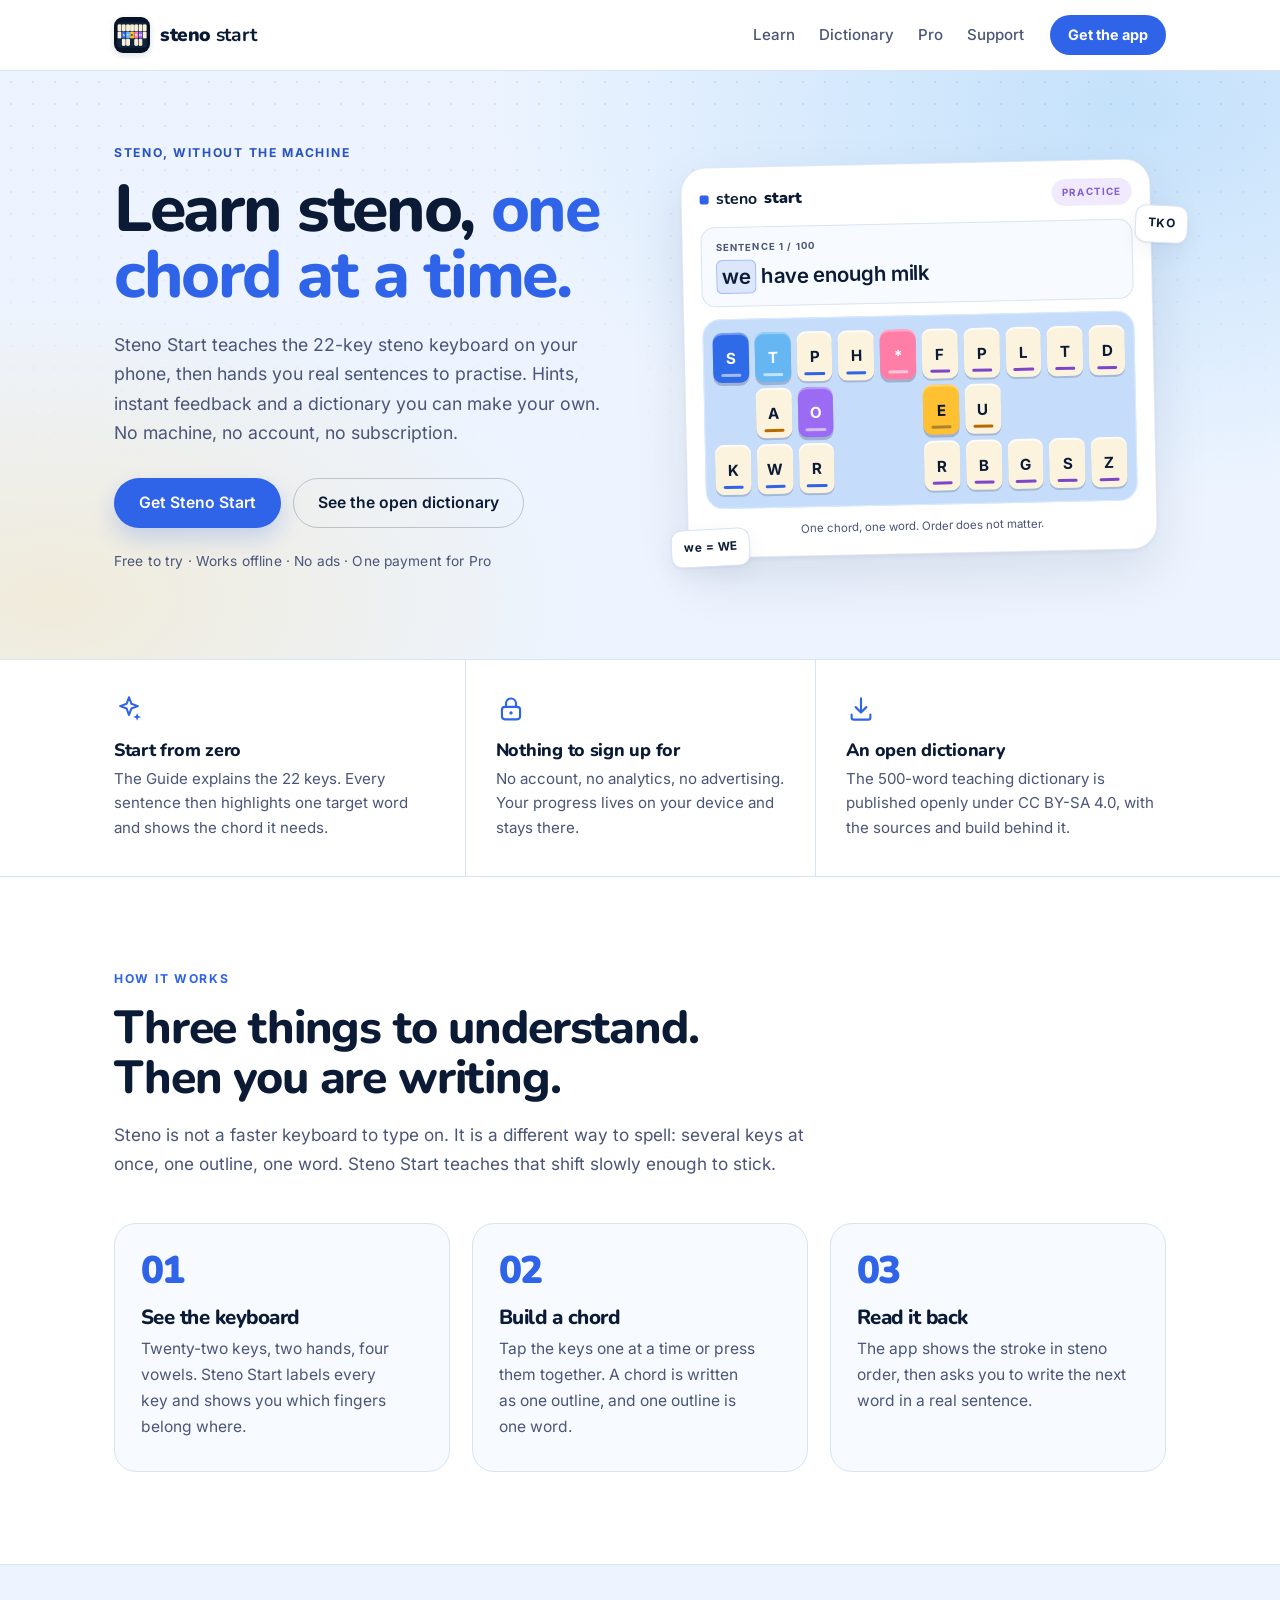
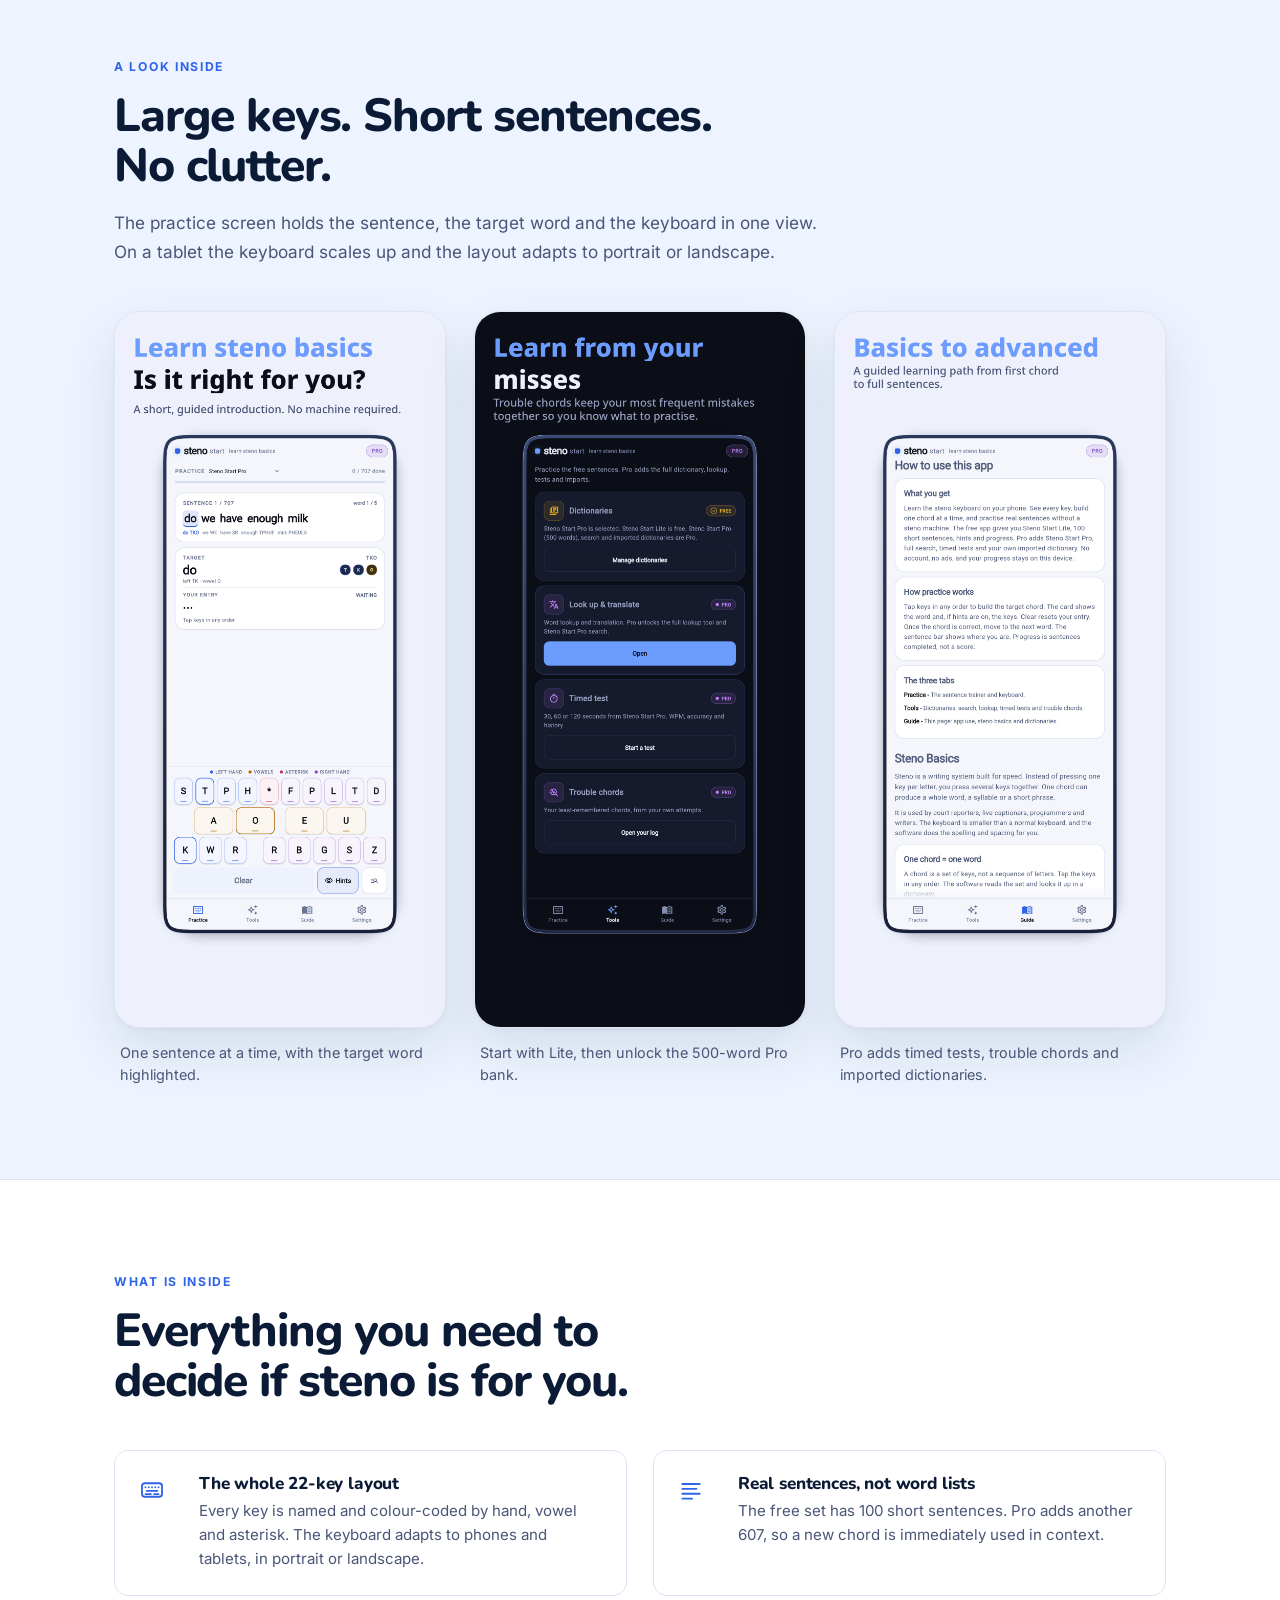
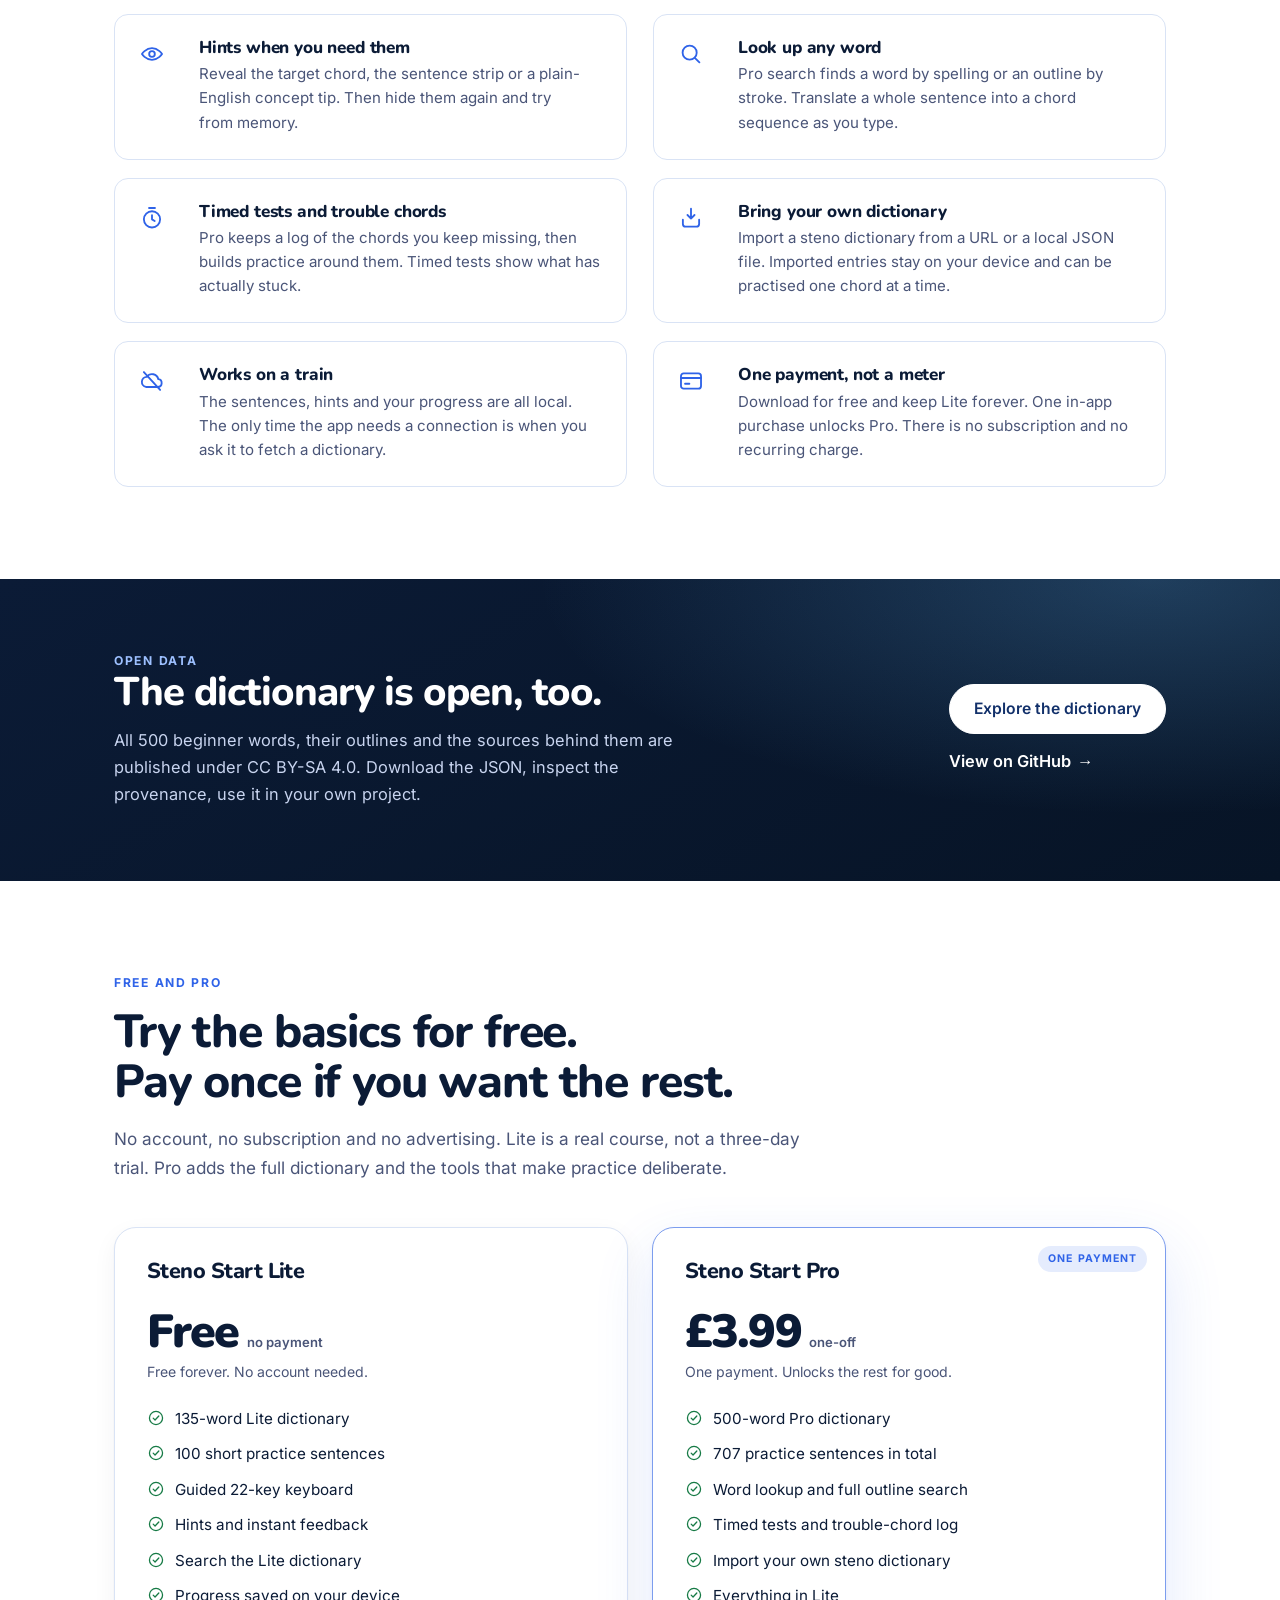
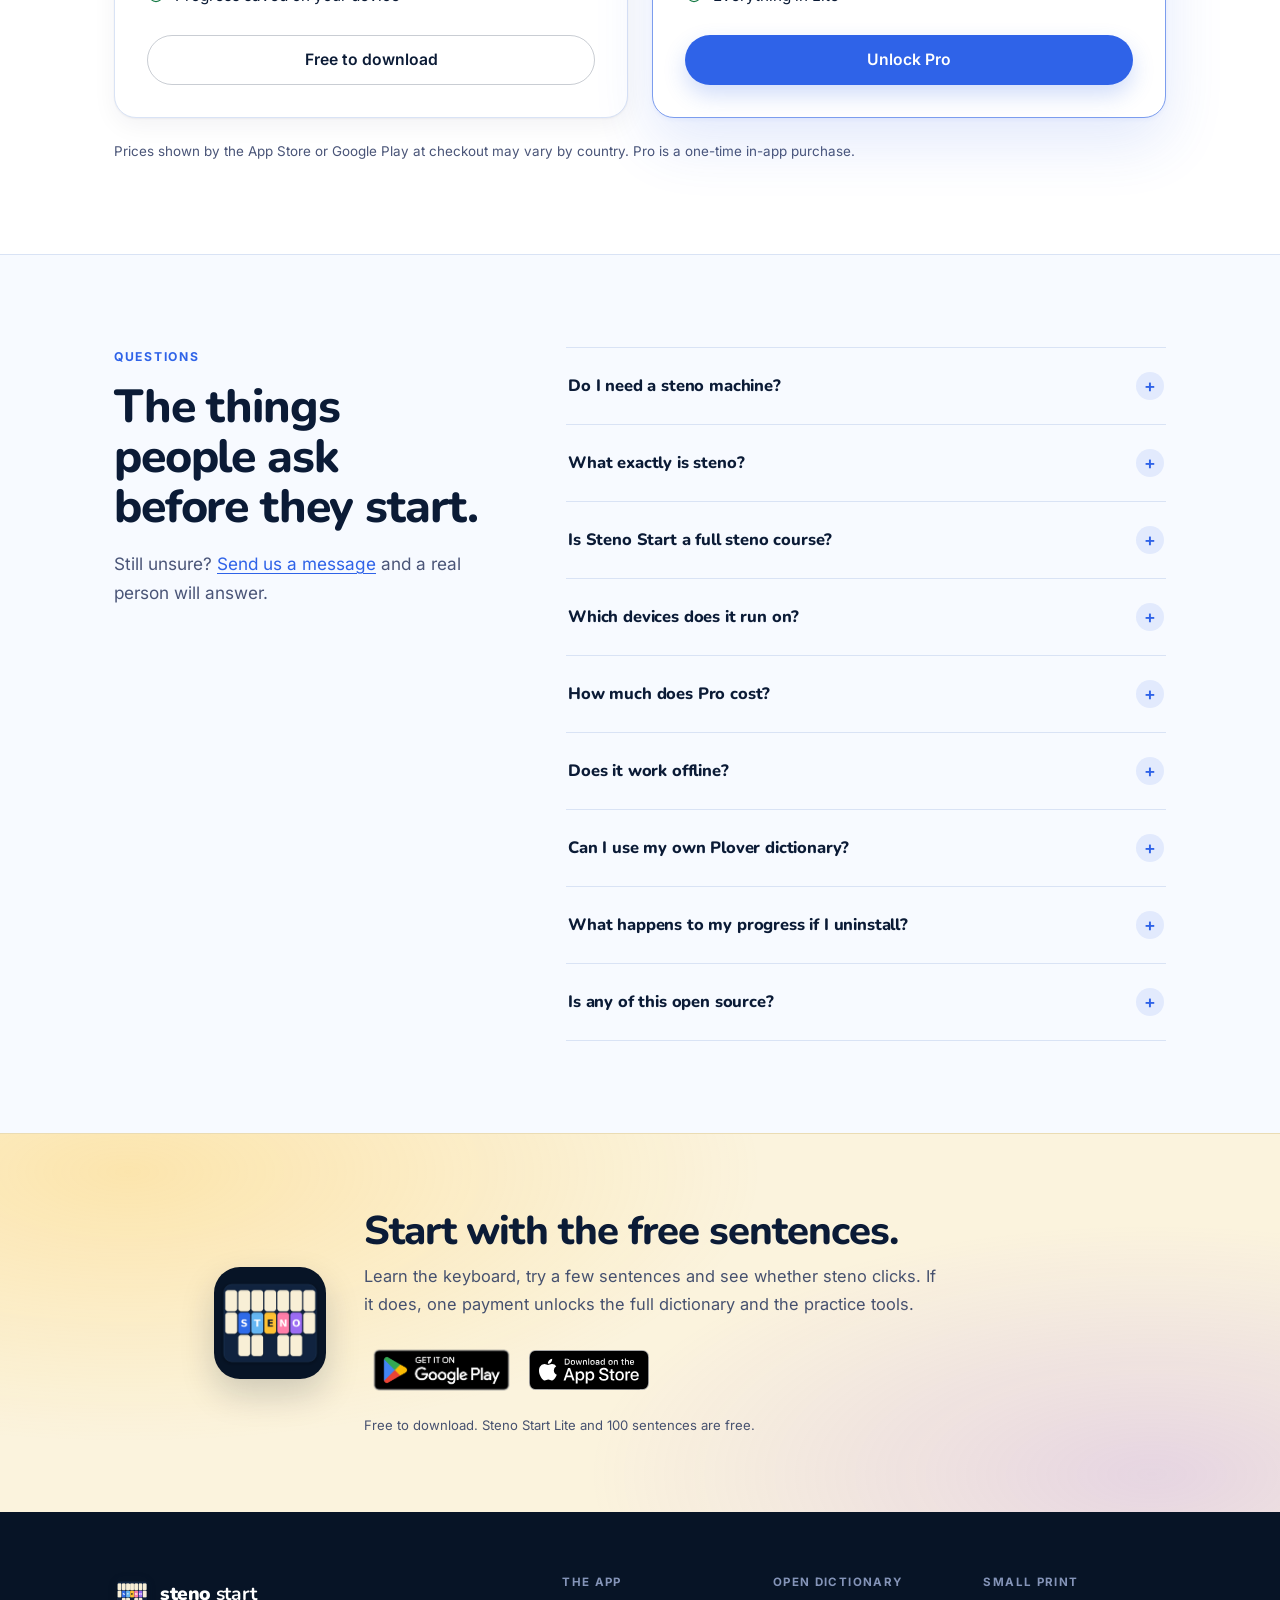
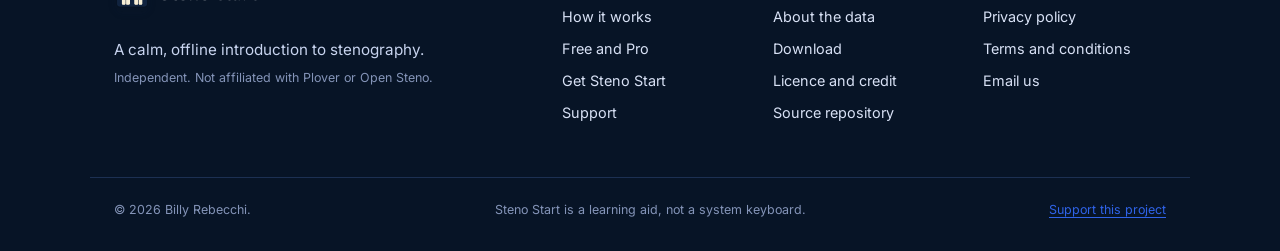
<file: index.html>
<!doctype html>
<html lang="en-GB">
<head>
  <meta charset="utf-8">
  <meta name="viewport" content="width=device-width, initial-scale=1">
  <title>Steno Start | Learn steno basics on your phone</title>
  <meta name="description" content="A guided, offline introduction to stenography. Learn the 22-key steno keyboard one chord at a time, then practise real sentences. Free to try, one payment for Pro.">
  <meta name="robots" content="index,follow,max-image-preview:large">
  <meta name="color-scheme" content="light dark">
  <meta name="theme-color" content="#EDF4FF" media="(prefers-color-scheme: light)">
  <meta name="theme-color" content="#071426" media="(prefers-color-scheme: dark)">
  <link rel="canonical" href="https://stenostart.uk/">
  <link rel="alternate" hreflang="en-GB" href="https://stenostart.uk/">

  <meta property="og:type" content="website">
  <meta property="og:site_name" content="Steno Start">
  <meta property="og:locale" content="en_GB">
  <meta property="og:title" content="Steno Start | Learn steno basics on your phone">
  <meta property="og:description" content="A guided, offline introduction to stenography. Learn the 22-key steno keyboard one chord at a time, then practise real sentences. Free to try, one payment for Pro.">
  <meta property="og:url" content="https://stenostart.uk/">
  <meta property="og:image" content="https://stenostart.uk/assets/social.png">
  <meta property="og:image:type" content="image/png">
  <meta property="og:image:width" content="1024">
  <meta property="og:image:height" content="500">
  <meta property="og:image:alt" content="Steno Start — Learn steno basics on your phone.">
  <meta name="twitter:card" content="summary_large_image">
  <meta name="twitter:title" content="Steno Start | Learn steno basics on your phone">
  <meta name="twitter:description" content="A guided, offline introduction to stenography. Learn the 22-key steno keyboard one chord at a time, then practise real sentences. Free to try, one payment for Pro.">
  <meta name="twitter:image" content="https://stenostart.uk/assets/social.png">

  <link rel="preload" href="/assets/fonts/Inter.woff2" as="font" type="font/woff2" crossorigin>
  <link rel="preload" href="/assets/fonts/Nunito.woff2" as="font" type="font/woff2" crossorigin>
  <link rel="stylesheet" href="/assets/style.css?v=d5a2d739">
  <link rel="icon" href="/favicon.ico" sizes="any">
  <link rel="icon" type="image/png" href="/assets/favicon-32.png" sizes="32x32">
  <link rel="apple-touch-icon" href="/assets/apple-touch-icon.png">
  <script type="application/ld+json">{"@context":"https://schema.org","@graph":[{"@type":"Organization","@id":"https://stenostart.uk/#organisation","name":"Steno Start","url":"https://stenostart.uk/","logo":"https://stenostart.uk/assets/app-icon.png","email":"billy.rebecchi@googlemail.com"},{"@type":"WebSite","@id":"https://stenostart.uk/#website","url":"https://stenostart.uk/","name":"Steno Start","description":"A guided, offline introduction to stenography. Learn the 22-key steno keyboard one chord at a time, then practise real sentences. Free to try, one payment for Pro.","inLanguage":"en-GB","publisher":{"@id":"https://stenostart.uk/#organisation"}},{"@type":"SoftwareApplication","name":"Steno Start","applicationCategory":"EducationalApplication","applicationSubCategory":"Stenography","operatingSystem":"Android, iOS","url":"https://stenostart.uk/","description":"A guided, offline introduction to stenography. Learn the 22-key steno keyboard one chord at a time, then practise real sentences. Free to try, one payment for Pro.","inLanguage":"en-GB","image":"https://stenostart.uk/assets/social.png","publisher":{"@id":"https://stenostart.uk/#organisation"},"offers":[{"@type":"Offer","price":"0","priceCurrency":"GBP","description":"Free download with the Lite dictionary and 100 sentences."},{"@type":"Offer","price":"3.99","priceCurrency":"GBP","description":"One-off in-app purchase that unlocks Steno Start Pro."}]},{"@type":"FAQPage","mainEntity":[{"@type":"Question","name":"Do I need a steno machine?","acceptedAnswer":{"@type":"Answer","text":"No. Steno Start is a phone and tablet trainer: it shows the 22-key layout and lets you tap or touch chords on screen. To write at speed you will still need a steno keyboard or machine and software that runs it. Steno Start is a learning aid, not a system keyboard."}},{"@type":"Question","name":"What exactly is steno?","acceptedAnswer":{"@type":"Answer","text":"Stenography is a chorded way of writing. Instead of typing one letter at a time, you press several keys together and the result is a word, a sound or a brief. Court reporters, captioners and live subtitlers use it to keep up with speech."}},{"@type":"Question","name":"Is Steno Start a full steno course?","acceptedAnswer":{"@type":"Answer","text":"No. It is a guided introduction for someone who wants to understand the keyboard and try the skill before buying hardware or committing to a course. It teaches a 500-word beginner dictionary and gives you plenty of sentences to practise, but it does not promise professional speed."}},{"@type":"Question","name":"Which devices does it run on?","acceptedAnswer":{"@type":"Answer","text":"Steno Start is built for Android phones and tablets, iPhone and iPad. It is on the App Store and Google Play, and the links at the top of this page go straight to each listing."}},{"@type":"Question","name":"How much does Pro cost?","acceptedAnswer":{"@type":"Answer","text":"Pro is one in-app purchase of £3.99 in the UK. The store shows the exact price in your country before you buy. There is no subscription and no recurring charge."}},{"@type":"Question","name":"Does it work offline?","acceptedAnswer":{"@type":"Answer","text":"Yes. Lessons, sentences, hints and progress are stored on your device. The app only uses the network when you ask it to import a dictionary from a URL."}},{"@type":"Question","name":"Can I use my own Plover dictionary?","acceptedAnswer":{"@type":"Answer","text":"You can import a Plover-style JSON dictionary in Pro, from a URL or a local file. It stays on your device. Steno Start is independent and is not affiliated with Plover or Open Steno, and imported outlines are yours to check."}},{"@type":"Question","name":"What happens to my progress if I uninstall?","acceptedAnswer":{"@type":"Answer","text":"Progress is stored locally, so uninstalling removes it unless your phone restores it from a backup. The app has a Reset local progress option if you want to start again deliberately."}},{"@type":"Question","name":"Is any of this open source?","acceptedAnswer":{"@type":"Answer","text":"The 500-word teaching dictionary is published under CC BY-SA 4.0, with a manifest, provenance records and the sources used. You can download it, inspect it, reuse it and share it. The app itself is not open source."}}]}]}</script>
</head>
<body>
  <a class="skip-link" href="#main">Skip to content</a>

  <header class="masthead">
    <div class="shell masthead-inner">
      <a class="wordmark" href="/">
        <img class="wordmark-icon" src="/assets/app-icon.png?v=d5a2d739" alt="" width="36" height="36">
        <span><strong>steno</strong> start</span>
      </a>
      <nav class="masthead-nav" aria-label="Primary">
        <a href="/#learn">Learn</a>
        <a href="/dictionary/">Dictionary</a>
        <a href="/#pro">Pro</a>
        <a href="/support/">Support</a>
      </nav>
      <a class="masthead-cta" href="/#get">Get the app</a>
      <details class="mobile-nav">
        <summary>Menu</summary>
        <nav aria-label="Mobile">
          <a href="/#learn">Learn</a>
          <a href="/dictionary/">Dictionary</a>
          <a href="/#pro">Pro</a>
          <a href="/support/">Support</a>
          <a href="/#get">Get the app</a>
        </nav>
      </details>
    </div>
  </header>

  <main id="main">
<section class="hero">
  <div class="shell hero-inner">
    <div class="hero-copy">
      <p class="eyebrow">Steno, without the machine</p>
      <h1>Learn steno, <span class="accent">one chord at a time.</span></h1>
      <p class="hero-intro">Steno Start teaches the 22-key steno keyboard on your phone, then hands you real sentences to practise. Hints, instant feedback and a dictionary you can make your own. No machine, no account, no subscription.</p>
      <div class="hero-actions">
        <a class="button primary" href="#get">Get Steno Start</a>
        <a class="button ghost" href="/dictionary/">See the open dictionary</a>
      </div>
      <p class="hero-proof">Free to try · Works offline · No ads · One payment for Pro</p>
    </div>
    <div class="hero-visual">
      <div class="keyboard-card">
        <div class="keyboard-topline">
          <span class="app-name"><span class="app-dot" aria-hidden="true"></span>steno <b>start</b></span>
          <span class="keyboard-badge">PRACTICE</span>
        </div>
        <div class="keyboard-sentence">
          <span class="sentence-label">SENTENCE 1 / 100</span>
          <p><span class="sentence-target">we</span> have enough milk</p>
        </div>
        <div class="keyboard" role="img" aria-label="The 22-key steno keyboard, with the letters S T E N O highlighted on the middle row">
          <span class="kb-key is-left chip-s kb-1">S</span>
          <span class="kb-key is-left chip-t kb-2">T</span>
          <span class="kb-key is-left kb-3">P</span>
          <span class="kb-key is-left kb-4">H</span>
          <span class="kb-key is-star chip-star kb-5">*</span>
          <span class="kb-key is-right kb-6">F</span>
          <span class="kb-key is-right kb-7">P</span>
          <span class="kb-key is-right kb-8">L</span>
          <span class="kb-key is-right kb-9">T</span>
          <span class="kb-key is-right kb-10">D</span>
          <span class="kb-key is-vowel kb-2 kb-row-2">A</span>
          <span class="kb-key is-vowel chip-o kb-3 kb-row-2">O</span>
          <span class="kb-key is-vowel chip-e kb-6 kb-row-2">E</span>
          <span class="kb-key is-vowel kb-7 kb-row-2">U</span>
          <span class="kb-key is-left kb-1 kb-row-3">K</span>
          <span class="kb-key is-left kb-2 kb-row-3">W</span>
          <span class="kb-key is-left kb-3 kb-row-3">R</span>
          <span class="kb-key is-right kb-6 kb-row-3">R</span>
          <span class="kb-key is-right kb-7 kb-row-3">B</span>
          <span class="kb-key is-right kb-8 kb-row-3">G</span>
          <span class="kb-key is-right kb-9 kb-row-3">S</span>
          <span class="kb-key is-right kb-10 kb-row-3">Z</span>
        </div>
        <div class="keyboard-caption">One chord, one word. Order does not matter.</div>
      </div>
      <div class="float-chip chip-one" aria-hidden="true">TKO</div>
      <div class="float-chip chip-two" aria-hidden="true">we = WE</div>
    </div>
  </div>
</section>

<section class="highlights">
  <div class="shell">
    <ul class="highlight-list">
      <li>
        <svg class="icon highlight-icon" aria-hidden="true"><use href="/assets/icons.svg#spark"></use></svg>
        <h2>Start from zero</h2>
        <p>The Guide explains the 22 keys. Every sentence then highlights one target word and shows the chord it needs.</p>
      </li>
      <li>
        <svg class="icon highlight-icon" aria-hidden="true"><use href="/assets/icons.svg#lock"></use></svg>
        <h2>Nothing to sign up for</h2>
        <p>No account, no analytics, no advertising. Your progress lives on your device and stays there.</p>
      </li>
      <li>
        <svg class="icon highlight-icon" aria-hidden="true"><use href="/assets/icons.svg#download"></use></svg>
        <h2>An open dictionary</h2>
        <p>The 500-word teaching dictionary is published openly under CC BY-SA 4.0, with the sources and build behind it.</p>
      </li>
    </ul>
  </div>
</section>

<section class="section steps" id="learn">
  <div class="shell">
    <div class="section-head">
      <p class="eyebrow dark">How it works</p>
      <h2>Three things to understand.<br>Then you are writing.</h2>
      <p class="section-intro">Steno is not a faster keyboard to type on. It is a different way to spell: several keys at once, one outline, one word. Steno Start teaches that shift slowly enough to stick.</p>
    </div>
    <ol class="step-grid">
      <li>
        <span class="step-number">01</span>
        <h3>See the keyboard</h3>
        <p>Twenty-two keys, two hands, four vowels. Steno Start labels every key and shows you which fingers belong where.</p>
      </li>
      <li>
        <span class="step-number">02</span>
        <h3>Build a chord</h3>
        <p>Tap the keys one at a time or press them together. A chord is written as one outline, and one outline is one word.</p>
      </li>
      <li>
        <span class="step-number">03</span>
        <h3>Read it back</h3>
        <p>The app shows the stroke in steno order, then asks you to write the next word in a real sentence.</p>
      </li>
    </ol>
  </div>
</section>

<section class="section shots">
  <div class="shell">
    <div class="section-head">
      <p class="eyebrow dark">A look inside</p>
      <h2>Large keys. Short sentences.<br>No clutter.</h2>
      <p class="section-intro">The practice screen holds the sentence, the target word and the keyboard in one view. On a tablet the keyboard scales up and the layout adapts to portrait or landscape.</p>
    </div>
    <div class="shot-grid">
      <figure>
        <img src="/assets/screens/learn.png?v=d5a2d739" alt="Steno Start practice screen showing a sentence, the target word and the 22-key steno keyboard." width="1290" height="2796" loading="lazy">
        <figcaption>One sentence at a time, with the target word highlighted.</figcaption>
      </figure>
      <figure>
        <img src="/assets/screens/dictionaries.png?v=d5a2d739" alt="Steno Start dictionary screen listing the free Lite and Pro word banks." width="1290" height="2796" loading="lazy">
        <figcaption>Start with Lite, then unlock the 500-word Pro bank.</figcaption>
      </figure>
      <figure>
        <img src="/assets/screens/pro-tools.png?v=d5a2d739" alt="Steno Start Pro tools screen with timed tests, a trouble-chord log and sentence practice." width="1290" height="2796" loading="lazy">
        <figcaption>Pro adds timed tests, trouble chords and imported dictionaries.</figcaption>
      </figure>
    </div>
  </div>
</section>

<section class="section features">
  <div class="shell">
    <div class="section-head">
      <p class="eyebrow dark">What is inside</p>
      <h2>Everything you need to<br>decide if steno is for you.</h2>
    </div>
    <ul class="feature-grid">
      <li>
        <svg class="icon" aria-hidden="true"><use href="/assets/icons.svg#keyboard"></use></svg>
        <div>
          <h3>The whole 22-key layout</h3>
          <p>Every key is named and colour-coded by hand, vowel and asterisk. The keyboard adapts to phones and tablets, in portrait or landscape.</p>
        </div>
      </li>
      <li>
        <svg class="icon" aria-hidden="true"><use href="/assets/icons.svg#sentence"></use></svg>
        <div>
          <h3>Real sentences, not word lists</h3>
          <p>The free set has 100 short sentences. Pro adds another 607, so a new chord is immediately used in context.</p>
        </div>
      </li>
      <li>
        <svg class="icon" aria-hidden="true"><use href="/assets/icons.svg#eye"></use></svg>
        <div>
          <h3>Hints when you need them</h3>
          <p>Reveal the target chord, the sentence strip or a plain-English concept tip. Then hide them again and try from memory.</p>
        </div>
      </li>
      <li>
        <svg class="icon" aria-hidden="true"><use href="/assets/icons.svg#search"></use></svg>
        <div>
          <h3>Look up any word</h3>
          <p>Pro search finds a word by spelling or an outline by stroke. Translate a whole sentence into a chord sequence as you type.</p>
        </div>
      </li>
      <li>
        <svg class="icon" aria-hidden="true"><use href="/assets/icons.svg#timer"></use></svg>
        <div>
          <h3>Timed tests and trouble chords</h3>
          <p>Pro keeps a log of the chords you keep missing, then builds practice around them. Timed tests show what has actually stuck.</p>
        </div>
      </li>
      <li>
        <svg class="icon" aria-hidden="true"><use href="/assets/icons.svg#import"></use></svg>
        <div>
          <h3>Bring your own dictionary</h3>
          <p>Import a steno dictionary from a URL or a local JSON file. Imported entries stay on your device and can be practised one chord at a time.</p>
        </div>
      </li>
      <li>
        <svg class="icon" aria-hidden="true"><use href="/assets/icons.svg#offline"></use></svg>
        <div>
          <h3>Works on a train</h3>
          <p>The sentences, hints and your progress are all local. The only time the app needs a connection is when you ask it to fetch a dictionary.</p>
        </div>
      </li>
      <li>
        <svg class="icon" aria-hidden="true"><use href="/assets/icons.svg#card"></use></svg>
        <div>
          <h3>One payment, not a meter</h3>
          <p>Download for free and keep Lite forever. One in-app purchase unlocks Pro. There is no subscription and no recurring charge.</p>
        </div>
      </li>
    </ul>
  </div>
</section>

<section class="dictionary-band">
  <div class="shell dictionary-band-inner">
    <div>
      <p class="eyebrow">Open data</p>
      <h2>The dictionary is open, too.</h2>
      <p>All 500 beginner words, their outlines and the sources behind them are published under CC BY-SA 4.0. Download the JSON, inspect the provenance, use it in your own project.</p>
    </div>
    <div class="dictionary-band-actions">
      <a class="button light" href="/dictionary/">Explore the dictionary</a>
      <a class="text-link light-link" href="https://github.com/thebillington/steno-start-open-dict" rel="noopener">View on GitHub <span aria-hidden="true">→</span></a>
    </div>
  </div>
</section>

<section class="section pricing" id="pro">
  <div class="shell">
    <div class="section-head">
      <p class="eyebrow dark">Free and Pro</p>
      <h2>Try the basics for free.<br>Pay once if you want the rest.</h2>
      <p class="section-intro">No account, no subscription and no advertising. Lite is a real course, not a three-day trial. Pro adds the full dictionary and the tools that make practice deliberate.</p>
    </div>
    <div class="plan-grid">
      <article class="plan">
                <h3>Steno Start Lite</h3>
        <p class="plan-price"><strong>Free</strong><span>no payment</span></p>
        <p class="plan-note">Free forever. No account needed.</p>
        <ul class="plan-points">
          <li><svg class="icon" aria-hidden="true"><use href="/assets/icons.svg#check"></use></svg><span>135-word Lite dictionary</span></li>
          <li><svg class="icon" aria-hidden="true"><use href="/assets/icons.svg#check"></use></svg><span>100 short practice sentences</span></li>
          <li><svg class="icon" aria-hidden="true"><use href="/assets/icons.svg#check"></use></svg><span>Guided 22-key keyboard</span></li>
          <li><svg class="icon" aria-hidden="true"><use href="/assets/icons.svg#check"></use></svg><span>Hints and instant feedback</span></li>
          <li><svg class="icon" aria-hidden="true"><use href="/assets/icons.svg#check"></use></svg><span>Search the Lite dictionary</span></li>
          <li><svg class="icon" aria-hidden="true"><use href="/assets/icons.svg#check"></use></svg><span>Progress saved on your device</span></li>
        </ul>
        <a class="button ghost" href="#get">Free to download</a>
      </article>
      <article class="plan featured">
        <span class="plan-badge">One payment</span>
        <h3>Steno Start Pro</h3>
        <p class="plan-price"><strong>£3.99</strong><span>one-off</span></p>
        <p class="plan-note">One payment. Unlocks the rest for good.</p>
        <ul class="plan-points">
          <li><svg class="icon" aria-hidden="true"><use href="/assets/icons.svg#check"></use></svg><span>500-word Pro dictionary</span></li>
          <li><svg class="icon" aria-hidden="true"><use href="/assets/icons.svg#check"></use></svg><span>707 practice sentences in total</span></li>
          <li><svg class="icon" aria-hidden="true"><use href="/assets/icons.svg#check"></use></svg><span>Word lookup and full outline search</span></li>
          <li><svg class="icon" aria-hidden="true"><use href="/assets/icons.svg#check"></use></svg><span>Timed tests and trouble-chord log</span></li>
          <li><svg class="icon" aria-hidden="true"><use href="/assets/icons.svg#check"></use></svg><span>Import your own steno dictionary</span></li>
          <li><svg class="icon" aria-hidden="true"><use href="/assets/icons.svg#check"></use></svg><span>Everything in Lite</span></li>
        </ul>
        <a class="button primary" href="#get">Unlock Pro</a>
      </article>
    </div>
    <p class="pricing-note">Prices shown by the App Store or Google Play at checkout may vary by country. Pro is a one-time in-app purchase.</p>
  </div>
</section>

<section class="section faq" id="faq">
  <div class="shell faq-inner">
    <div class="section-head faq-head">
      <p class="eyebrow dark">Questions</p>
      <h2>The things people ask<br>before they start.</h2>
      <p class="section-intro">Still unsure? <a href="/support/">Send us a message</a> and a real person will answer.</p>
    </div>
    <div class="faq-list">
      <details>
        <summary>Do I need a steno machine?</summary>
        <p>No. Steno Start is a phone and tablet trainer: it shows the 22-key layout and lets you tap or touch chords on screen. To write at speed you will still need a steno keyboard or machine and software that runs it. Steno Start is a learning aid, not a system keyboard.</p>
      </details>
      <details>
        <summary>What exactly is steno?</summary>
        <p>Stenography is a chorded way of writing. Instead of typing one letter at a time, you press several keys together and the result is a word, a sound or a brief. Court reporters, captioners and live subtitlers use it to keep up with speech.</p>
      </details>
      <details>
        <summary>Is Steno Start a full steno course?</summary>
        <p>No. It is a guided introduction for someone who wants to understand the keyboard and try the skill before buying hardware or committing to a course. It teaches a 500-word beginner dictionary and gives you plenty of sentences to practise, but it does not promise professional speed.</p>
      </details>
      <details>
        <summary>Which devices does it run on?</summary>
        <p>Steno Start is built for Android phones and tablets, iPhone and iPad. It is on the App Store and Google Play, and the links at the top of this page go straight to each listing.</p>
      </details>
      <details>
        <summary>How much does Pro cost?</summary>
        <p>Pro is one in-app purchase of £3.99 in the UK. The store shows the exact price in your country before you buy. There is no subscription and no recurring charge.</p>
      </details>
      <details>
        <summary>Does it work offline?</summary>
        <p>Yes. Lessons, sentences, hints and progress are stored on your device. The app only uses the network when you ask it to import a dictionary from a URL.</p>
      </details>
      <details>
        <summary>Can I use my own Plover dictionary?</summary>
        <p>You can import a Plover-style JSON dictionary in Pro, from a URL or a local file. It stays on your device. Steno Start is independent and is not affiliated with Plover or Open Steno, and imported outlines are yours to check.</p>
      </details>
      <details>
        <summary>What happens to my progress if I uninstall?</summary>
        <p>Progress is stored locally, so uninstalling removes it unless your phone restores it from a backup. The app has a Reset local progress option if you want to start again deliberately.</p>
      </details>
      <details>
        <summary>Is any of this open source?</summary>
        <p>The 500-word teaching dictionary is published under CC BY-SA 4.0, with a manifest, provenance records and the sources used. You can download it, inspect it, reuse it and share it. The app itself is not open source.</p>
      </details>
    </div>
  </div>
</section>

<section class="get" id="get">
  <div class="shell get-inner">
    <img class="get-icon" src="/assets/app-icon.png?v=d5a2d739" alt="" width="112" height="112">
    <div class="get-copy">
      <h2>Start with the free sentences.</h2>
      <p>Learn the keyboard, try a few sentences and see whether steno clicks. If it does, one payment unlocks the full dictionary and the practice tools.</p>
      <div class="store-row">
        <a class="store-badge store-badge-play" href="https://play.google.com/store/apps/details?id=uk.co.thebillington.steno" rel="noopener" aria-label="Get Steno Start on Google Play"><img src="/assets/google-play-badge.png?v=d5a2d739" alt="" width="646" height="250"></a>
        <a class="store-badge store-badge-apple" href="https://apps.apple.com/app/id6828906755" rel="noopener" aria-label="Download Steno Start on the App Store"><img src="/assets/app-store-badge.svg?v=d5a2d739" alt="" width="120" height="40"></a>
      </div>
      <p class="get-note">Free to download. Steno Start Lite and 100 sentences are free.</p>
    </div>
  </div>
</section>

  </main>

  <footer class="footer">
    <div class="shell footer-inner">
      <div class="footer-brand">
        <a class="wordmark" href="/">
          <img class="wordmark-icon" src="/assets/app-icon.png?v=d5a2d739" alt="" width="32" height="32">
          <span><strong>steno</strong> start</span>
        </a>
        <p class="footer-tag">A calm, offline introduction to stenography.</p>
        <p class="footer-independent">Independent. Not affiliated with Plover or Open Steno.</p>
      </div>
      <nav class="footer-nav" aria-label="Footer">
        <div>
          <h2>The app</h2>
          <a href="/#learn">How it works</a>
          <a href="/#pro">Free and Pro</a>
          <a href="/#get">Get Steno Start</a>
          <a href="/support/">Support</a>
        </div>
        <div>
          <h2>Open dictionary</h2>
          <a href="/dictionary/">About the data</a>
          <a href="/dictionary/#download">Download</a>
          <a href="/dictionary/#licence">Licence and credit</a>
          <a href="https://github.com/thebillington/steno-start-open-dict" rel="noopener">Source repository</a>
        </div>
        <div>
          <h2>Small print</h2>
          <a href="/privacy/">Privacy policy</a>
          <a href="/terms/">Terms and conditions</a>
          <a href="mailto:billy.rebecchi@googlemail.com">Email us</a>
        </div>
      </nav>
    </div>
    <div class="shell footer-legal">
      <p>&copy; 2026 Billy Rebecchi.</p>
      <p>Steno Start is a learning aid, not a system keyboard.</p>
      <p><a href="https://github.com/sponsors/thebillington" rel="noopener">Support this project</a></p>
    </div>
  </footer>
</body>
</html>
</file>
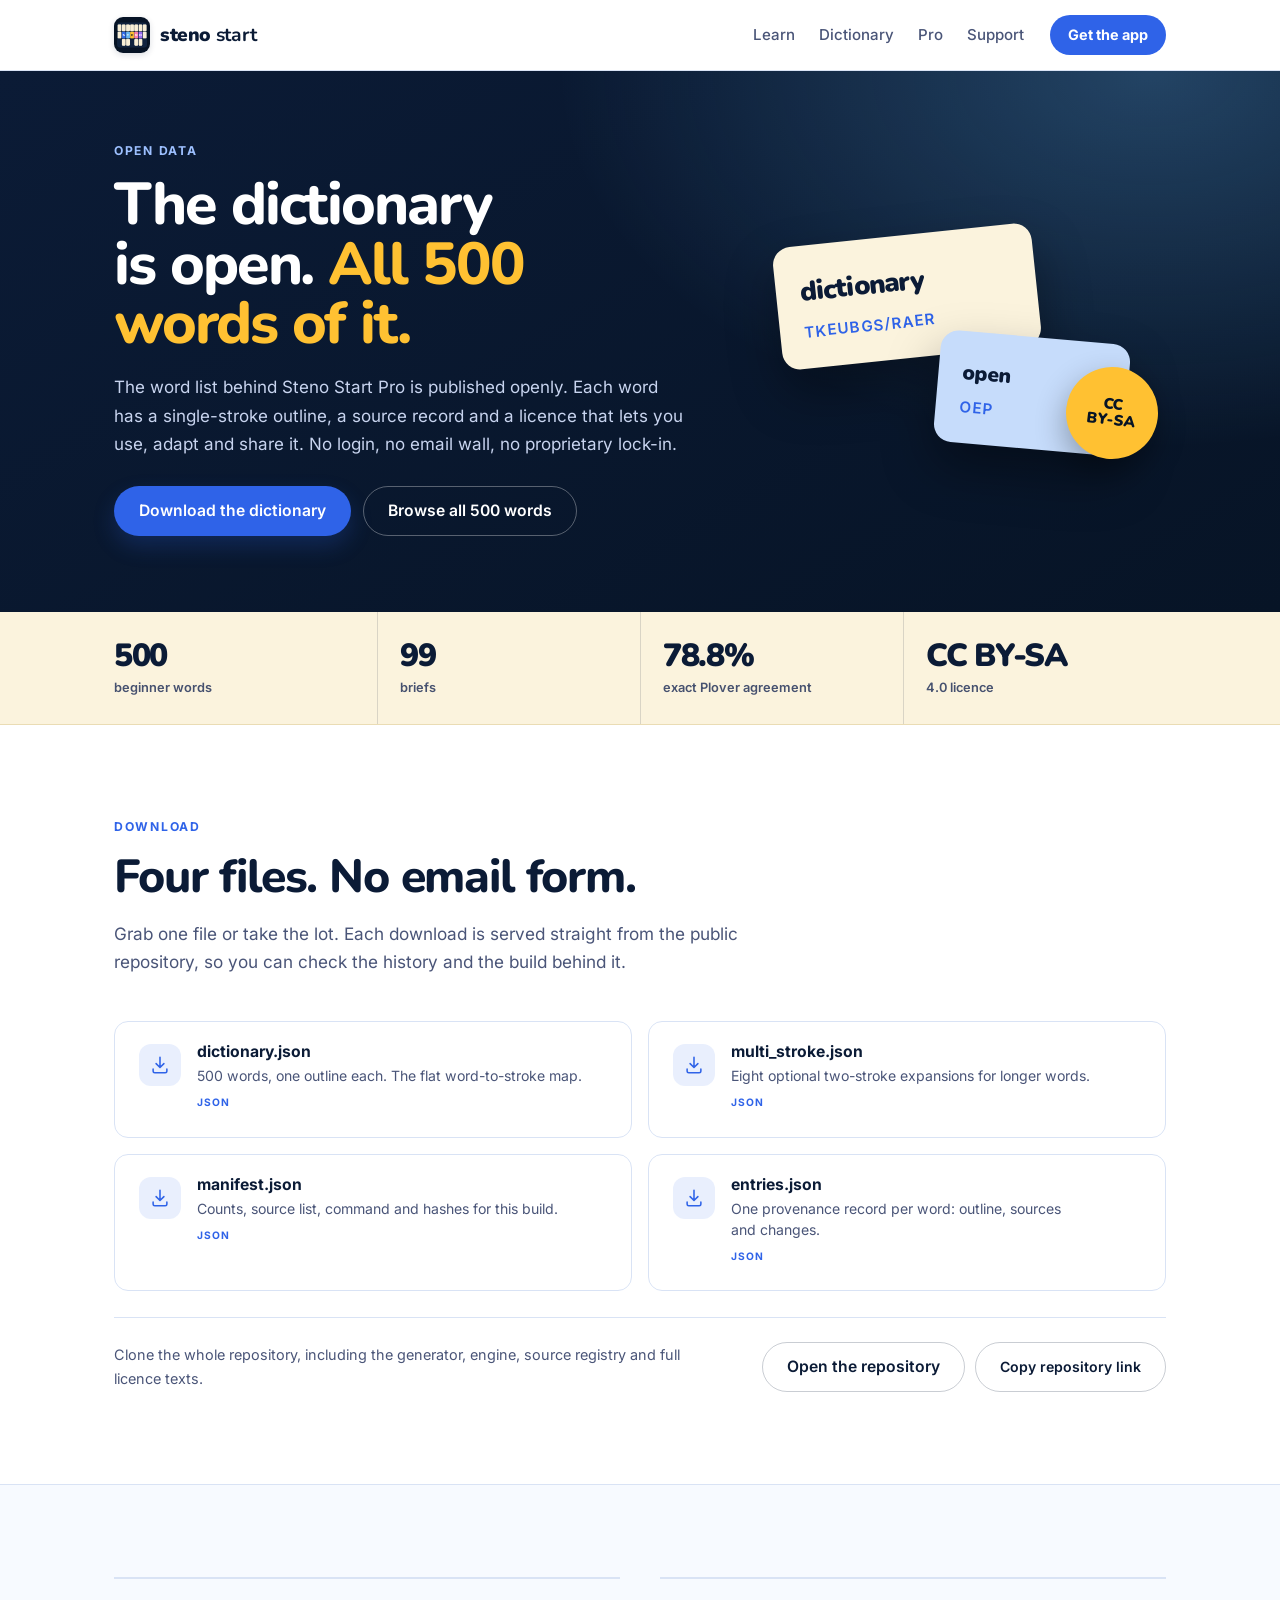
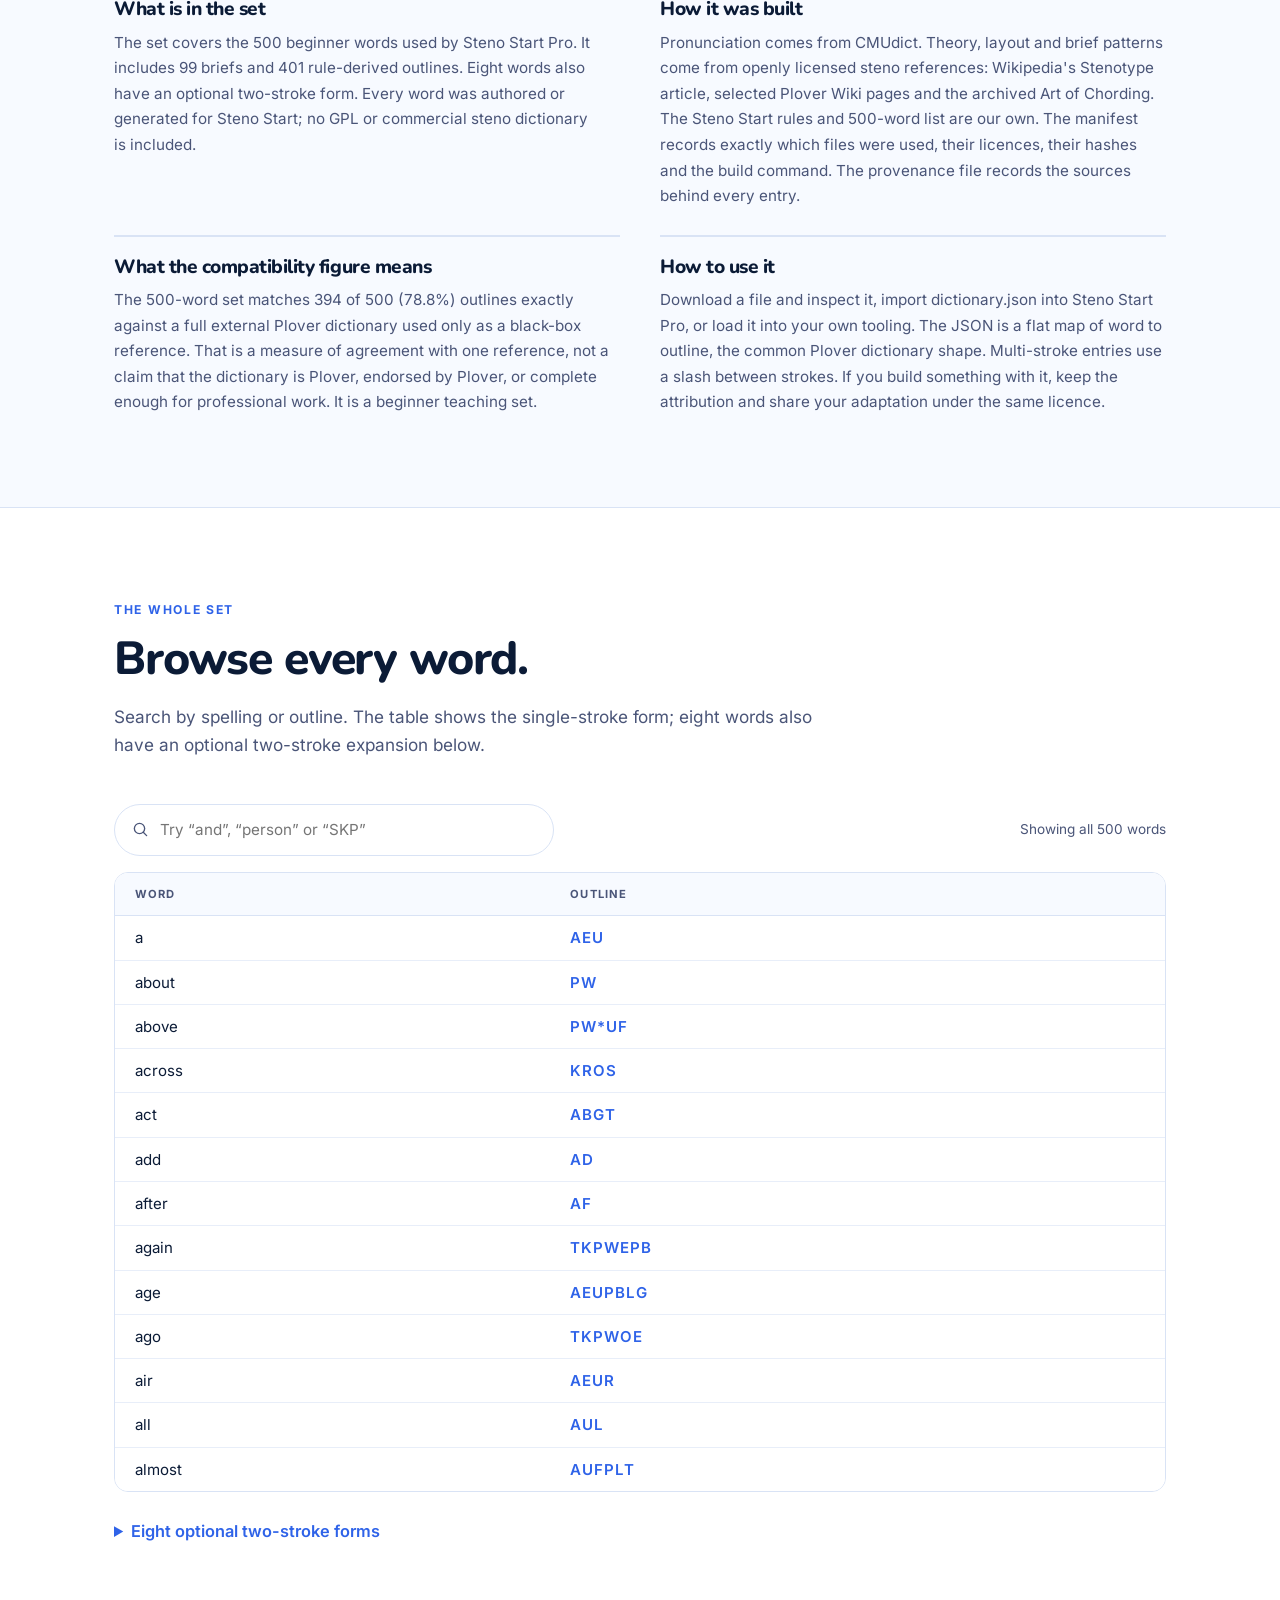
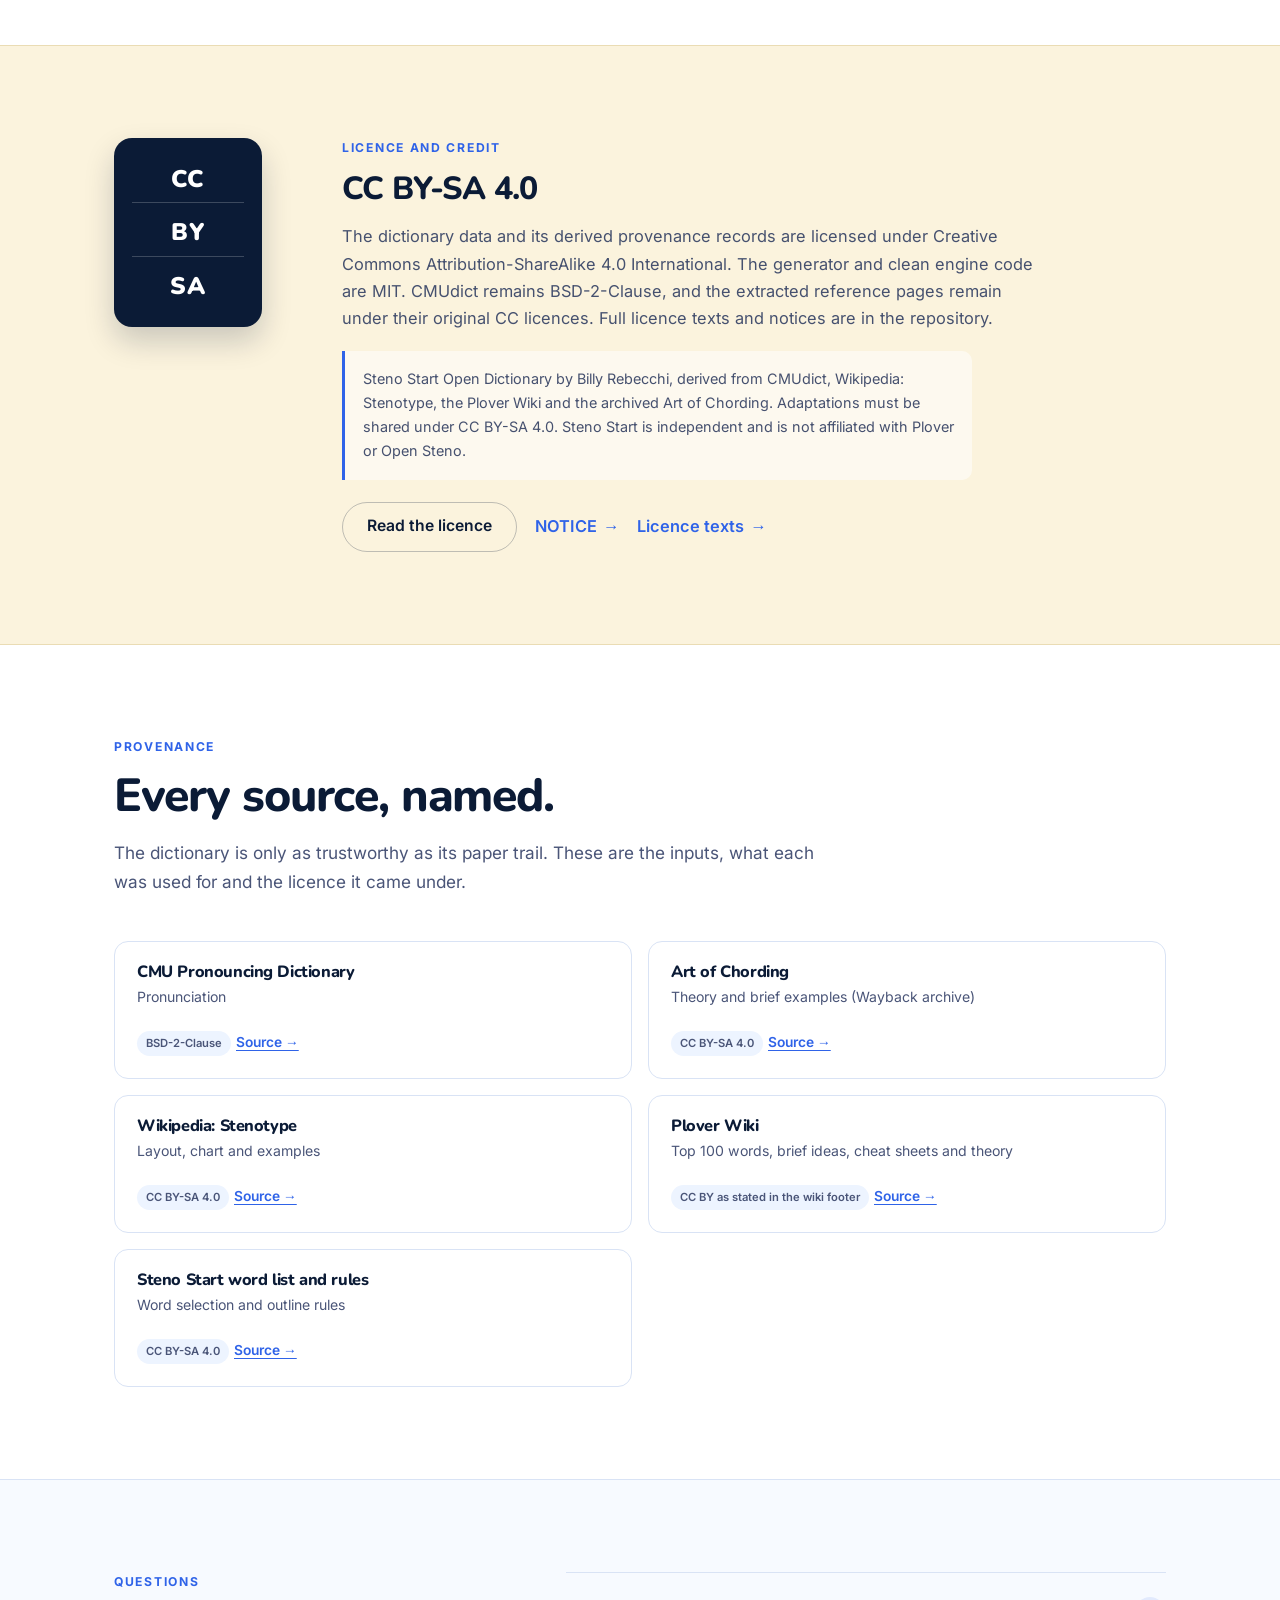
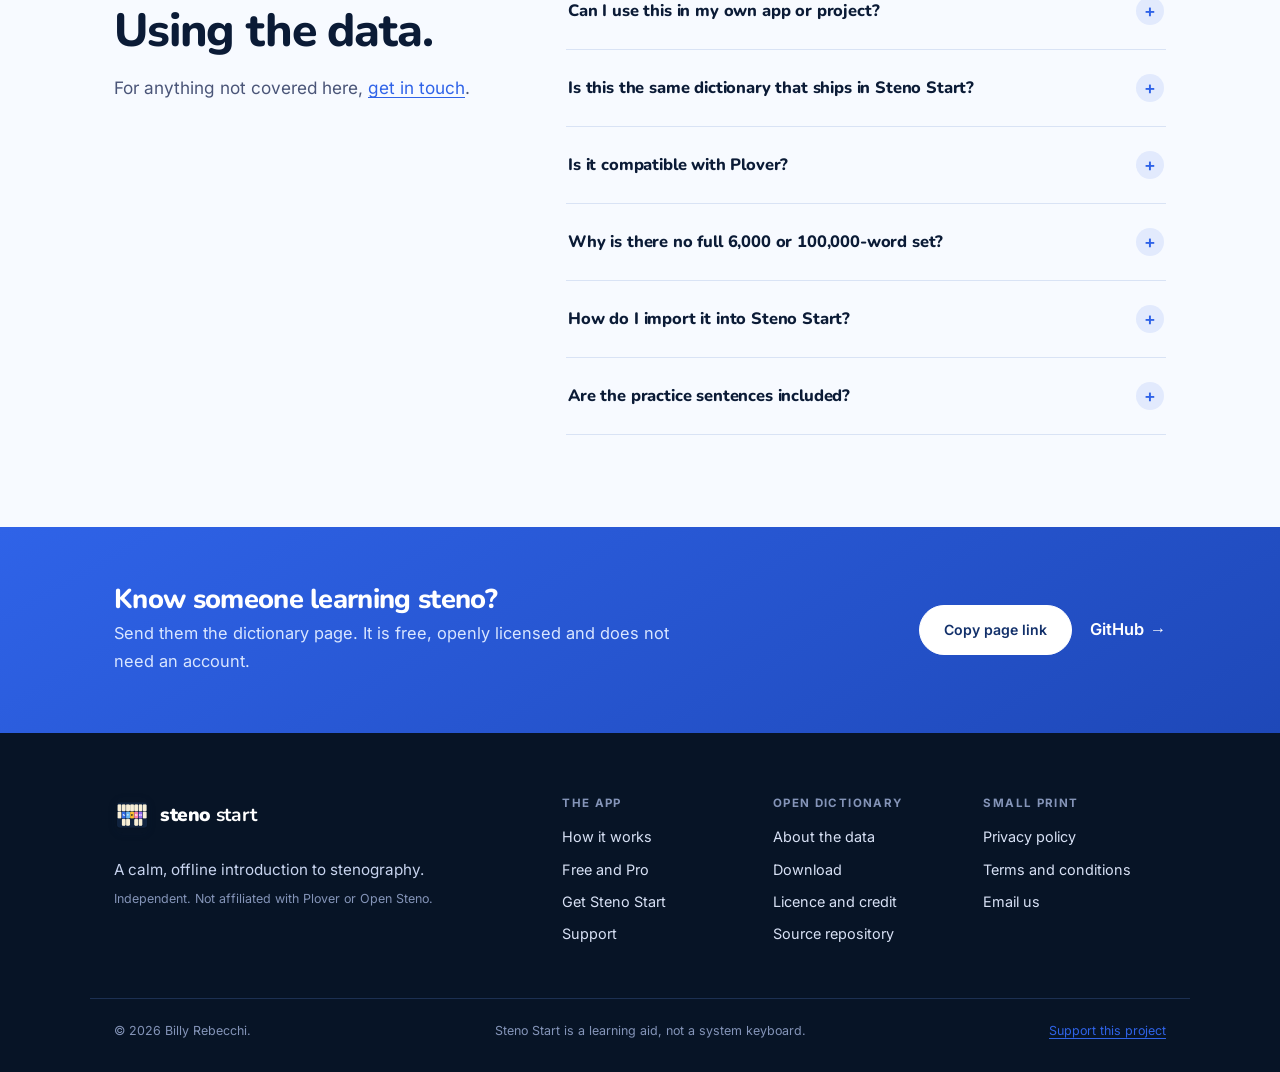
<file: dictionary/index.html>
<!doctype html>
<html lang="en-GB">
<head>
  <meta charset="utf-8">
  <meta name="viewport" content="width=device-width, initial-scale=1">
  <title>The open steno dictionary | Steno Start</title>
  <meta name="description" content="Download the Steno Start Open Dictionary: 500 beginner words, openly licensed CC BY-SA 4.0, with full provenance. Free to use, study and share.">
  <meta name="robots" content="index,follow,max-image-preview:large">
  <meta name="color-scheme" content="light dark">
  <meta name="theme-color" content="#EDF4FF" media="(prefers-color-scheme: light)">
  <meta name="theme-color" content="#071426" media="(prefers-color-scheme: dark)">
  <link rel="canonical" href="https://stenostart.uk/dictionary/">
  <link rel="alternate" hreflang="en-GB" href="https://stenostart.uk/dictionary/">

  <meta property="og:type" content="website">
  <meta property="og:site_name" content="Steno Start">
  <meta property="og:locale" content="en_GB">
  <meta property="og:title" content="The open steno dictionary | Steno Start">
  <meta property="og:description" content="Download the Steno Start Open Dictionary: 500 beginner words, openly licensed CC BY-SA 4.0, with full provenance. Free to use, study and share.">
  <meta property="og:url" content="https://stenostart.uk/dictionary/">
  <meta property="og:image" content="https://stenostart.uk/assets/social.png">
  <meta property="og:image:type" content="image/png">
  <meta property="og:image:width" content="1024">
  <meta property="og:image:height" content="500">
  <meta property="og:image:alt" content="Steno Start — Learn steno basics on your phone.">
  <meta name="twitter:card" content="summary_large_image">
  <meta name="twitter:title" content="The open steno dictionary | Steno Start">
  <meta name="twitter:description" content="Download the Steno Start Open Dictionary: 500 beginner words, openly licensed CC BY-SA 4.0, with full provenance. Free to use, study and share.">
  <meta name="twitter:image" content="https://stenostart.uk/assets/social.png">

  <link rel="preload" href="/assets/fonts/Inter.woff2" as="font" type="font/woff2" crossorigin>
  <link rel="preload" href="/assets/fonts/Nunito.woff2" as="font" type="font/woff2" crossorigin>
  <link rel="stylesheet" href="/assets/style.css?v=d5a2d739">
  <link rel="icon" href="/favicon.ico" sizes="any">
  <link rel="icon" type="image/png" href="/assets/favicon-32.png" sizes="32x32">
  <link rel="apple-touch-icon" href="/assets/apple-touch-icon.png">
  <script type="application/ld+json">{"@context":"https://schema.org","@graph":[{"@type":"BreadcrumbList","itemListElement":[{"@type":"ListItem","position":1,"name":"Home","item":"https://stenostart.uk/"},{"@type":"ListItem","position":2,"name":"Open dictionary","item":"https://stenostart.uk/dictionary/"}]},{"@type":"Dataset","name":"Steno Start Open Dictionary","description":"Download the Steno Start Open Dictionary: 500 beginner words, openly licensed CC BY-SA 4.0, with full provenance. Free to use, study and share.","url":"https://stenostart.uk/dictionary/","license":"https://creativecommons.org/licenses/by-sa/4.0/","inLanguage":"en-GB","creator":{"@id":"https://stenostart.uk/#organisation"},"isAccessibleForFree":true,"keywords":["stenography","steno dictionary","Plover","open data","CC BY-SA"],"variableMeasured":"Steno outline for each word","distribution":[{"@type":"DataDownload","name":"dictionary.json","contentUrl":"https://raw.githubusercontent.com/thebillington/steno-start-open-dict/master/data/dictionary.json","encodingFormat":"application/json"},{"@type":"DataDownload","name":"multi_stroke.json","contentUrl":"https://raw.githubusercontent.com/thebillington/steno-start-open-dict/master/data/multi_stroke.json","encodingFormat":"application/json"},{"@type":"DataDownload","name":"manifest.json","contentUrl":"https://raw.githubusercontent.com/thebillington/steno-start-open-dict/master/data/manifest.json","encodingFormat":"application/json"},{"@type":"DataDownload","name":"entries.json","contentUrl":"https://raw.githubusercontent.com/thebillington/steno-start-open-dict/master/provenance/entries.json","encodingFormat":"application/json"}]},{"@type":"FAQPage","mainEntity":[{"@type":"Question","name":"Can I use this in my own app or project?","acceptedAnswer":{"@type":"Answer","text":"Yes, under CC BY-SA 4.0. Credit the Steno Start Open Dictionary and its sources, link to the licence, indicate any changes and share your adaptation under the same licence. The app's code and branding are not part of the data licence."}},{"@type":"Question","name":"Is this the same dictionary that ships in Steno Start?","acceptedAnswer":{"@type":"Answer","text":"Yes. The 500-word set is the Steno Start Pro teaching dictionary. Steno Start Lite is a 135-word subset of it, and the 100 free sentences use only those Lite words."}},{"@type":"Question","name":"Is it compatible with Plover?","acceptedAnswer":{"@type":"Answer","text":"It is a JSON word-to-outline map in the usual shape, so many Plover-style tools can read it. But it is a 500-word teaching set, not a full Plover dictionary, and agreement with Plover's outlines is 78.8% on this set. Check any outline before relying on it."}},{"@type":"Question","name":"Why is there no full 6,000 or 100,000-word set?","acceptedAnswer":{"@type":"Answer","text":"A comprehensive English steno dictionary is not available under a permissive or share-alike licence that we can verify. The realistic large option is GPL data, and we do not want to mix that into a CC BY-SA set. Five hundred words is the honest, openly licensed beginner set we can publish and support."}},{"@type":"Question","name":"How do I import it into Steno Start?","acceptedAnswer":{"@type":"Answer","text":"Unlock Pro, open the dictionaries screen and choose import. Paste the raw dictionary.json link from this page, or download the file and choose it from your device. The import stays local to your device."}},{"@type":"Question","name":"Are the practice sentences included?","acceptedAnswer":{"@type":"Answer","text":"No. The dictionary download is the word set. The app also ships a separate pack of 3,000 Tatoeba sentences under CC BY 2.0 FR for use with imported dictionaries, with contributor attribution stored in the app's asset file."}}]}]}</script>
</head>
<body>
  <a class="skip-link" href="#main">Skip to content</a>

  <header class="masthead">
    <div class="shell masthead-inner">
      <a class="wordmark" href="/">
        <img class="wordmark-icon" src="/assets/app-icon.png?v=d5a2d739" alt="" width="36" height="36">
        <span><strong>steno</strong> start</span>
      </a>
      <nav class="masthead-nav" aria-label="Primary">
        <a href="/#learn">Learn</a>
        <a href="/dictionary/">Dictionary</a>
        <a href="/#pro">Pro</a>
        <a href="/support/">Support</a>
      </nav>
      <a class="masthead-cta" href="/#get">Get the app</a>
      <details class="mobile-nav">
        <summary>Menu</summary>
        <nav aria-label="Mobile">
          <a href="/#learn">Learn</a>
          <a href="/dictionary/">Dictionary</a>
          <a href="/#pro">Pro</a>
          <a href="/support/">Support</a>
          <a href="/#get">Get the app</a>
        </nav>
      </details>
    </div>
  </header>

  <main id="main">
<section class="page-hero dictionary-hero">
  <div class="shell page-hero-inner">
    <div>
      <p class="eyebrow dark">Open data</p>
      <h1>The dictionary is open. <span class="accent">All 500 words of it.</span></h1>
      <p class="page-intro">The word list behind Steno Start Pro is published openly. Each word has a single-stroke outline, a source record and a licence that lets you use, adapt and share it. No login, no email wall, no proprietary lock-in.</p>
      <div class="hero-actions">
        <a class="button primary" href="#download">Download the dictionary</a>
        <a class="button ghost" href="#browse">Browse all 500 words</a>
      </div>
    </div>
    <div class="dictionary-mark" aria-hidden="true">
      <div class="dict-card">
        <span class="dict-word">dictionary</span>
        <span class="dict-stroke">TKEUBGS/RAER</span>
      </div>
      <div class="dict-card small">
        <span class="dict-word">open</span>
        <span class="dict-stroke">OEP</span>
      </div>
      <div class="dict-license">CC<br>BY-SA</div>
    </div>
  </div>
</section>

<section class="stat-strip">
  <div class="shell stat-grid">
    <div class="stat"><strong>500</strong><span>beginner words</span></div>
    <div class="stat"><strong>99</strong><span>briefs</span></div>
    <div class="stat"><strong>78.8%</strong><span>exact Plover agreement</span></div>
    <div class="stat"><strong>CC BY-SA</strong><span>4.0 licence</span></div>
  </div>
</section>

<section class="section" id="download">
  <div class="shell">
    <div class="section-head">
      <p class="eyebrow dark">Download</p>
      <h2>Four files. No email form.</h2>
      <p class="section-intro">Grab one file or take the lot. Each download is served straight from the public repository, so you can check the history and the build behind it.</p>
    </div>
    <div class="download-grid">
      <a class="download-card" href="https://raw.githubusercontent.com/thebillington/steno-start-open-dict/master/data/dictionary.json" rel="noopener">
        <span class="download-icon"><svg class="icon" aria-hidden="true"><use href="/assets/icons.svg#download"></use></svg></span>
        <div>
          <h3>dictionary.json</h3>
          <p>500 words, one outline each. The flat word-to-stroke map.</p>
          <span class="download-format">JSON</span>
        </div>
      </a>
      <a class="download-card" href="https://raw.githubusercontent.com/thebillington/steno-start-open-dict/master/data/multi_stroke.json" rel="noopener">
        <span class="download-icon"><svg class="icon" aria-hidden="true"><use href="/assets/icons.svg#download"></use></svg></span>
        <div>
          <h3>multi_stroke.json</h3>
          <p>Eight optional two-stroke expansions for longer words.</p>
          <span class="download-format">JSON</span>
        </div>
      </a>
      <a class="download-card" href="https://raw.githubusercontent.com/thebillington/steno-start-open-dict/master/data/manifest.json" rel="noopener">
        <span class="download-icon"><svg class="icon" aria-hidden="true"><use href="/assets/icons.svg#download"></use></svg></span>
        <div>
          <h3>manifest.json</h3>
          <p>Counts, source list, command and hashes for this build.</p>
          <span class="download-format">JSON</span>
        </div>
      </a>
      <a class="download-card" href="https://raw.githubusercontent.com/thebillington/steno-start-open-dict/master/provenance/entries.json" rel="noopener">
        <span class="download-icon"><svg class="icon" aria-hidden="true"><use href="/assets/icons.svg#download"></use></svg></span>
        <div>
          <h3>entries.json</h3>
          <p>One provenance record per word: outline, sources and changes.</p>
          <span class="download-format">JSON</span>
        </div>
      </a>
    </div>
    <div class="download-footer">
      <p>Clone the whole repository, including the generator, engine, source registry and full licence texts.</p>
      <div class="download-footer-actions">
        <a class="button ghost" href="https://github.com/thebillington/steno-start-open-dict" rel="noopener">Open the repository</a>
        <button class="button ghost copy-button" type="button" data-copy="https://github.com/thebillington/steno-start-open-dict">Copy repository link</button>
      </div>
    </div>
  </div>
</section>

<section class="section dictionary-about">
  <div class="shell about-grid">
    <section>
      <h2>What is in the set</h2>
      <p>The set covers the 500 beginner words used by Steno Start Pro. It includes 99 briefs and 401 rule-derived outlines. Eight words also have an optional two-stroke form. Every word was authored or generated for Steno Start; no GPL or commercial steno dictionary is included.</p>
    </section>
    <section>
      <h2>How it was built</h2>
      <p>Pronunciation comes from CMUdict. Theory, layout and brief patterns come from openly licensed steno references: Wikipedia&#x27;s Stenotype article, selected Plover Wiki pages and the archived Art of Chording. The Steno Start rules and 500-word list are our own. The manifest records exactly which files were used, their licences, their hashes and the build command. The provenance file records the sources behind every entry.</p>
    </section>
    <section>
      <h2>What the compatibility figure means</h2>
      <p>The 500-word set matches 394 of 500 (78.8%) outlines exactly against a full external Plover dictionary used only as a black-box reference. That is a measure of agreement with one reference, not a claim that the dictionary is Plover, endorsed by Plover, or complete enough for professional work. It is a beginner teaching set.</p>
    </section>
    <section>
      <h2>How to use it</h2>
      <p>Download a file and inspect it, import dictionary.json into Steno Start Pro, or load it into your own tooling. The JSON is a flat map of word to outline, the common Plover dictionary shape. Multi-stroke entries use a slash between strokes. If you build something with it, keep the attribution and share your adaptation under the same licence.</p>
    </section>
  </div>
</section>

<section class="section browse" id="browse">
  <div class="shell">
    <div class="section-head">
      <p class="eyebrow dark">The whole set</p>
      <h2>Browse every word.</h2>
      <p class="section-intro">Search by spelling or outline. The table shows the single-stroke form; eight words also have an optional two-stroke expansion below.</p>
    </div>
    <div class="browse-tools">
      <label class="search-field" for="dictionary-filter">
        <svg class="icon" aria-hidden="true"><use href="/assets/icons.svg#search"></use></svg>
        <span class="visually-hidden">Search the dictionary</span>
        <input id="dictionary-filter" type="search" placeholder="Try “and”, “person” or “SKP”" autocomplete="off" spellcheck="false">
      </label>
      <p class="browse-count" id="dictionary-count" aria-live="polite">Showing all 500 words</p>
    </div>
    <div class="table-wrap">
      <table class="dictionary-table">
        <caption class="visually-hidden">All words in the Steno Start Open Dictionary</caption>
        <thead>
          <tr><th scope="col">Word</th><th scope="col">Outline</th></tr>
        </thead>
        <tbody id="dictionary-rows">
          <tr data-word="a" data-stroke="AEU"><td>a</td><td>AEU</td></tr>
          <tr data-word="about" data-stroke="PW"><td>about</td><td>PW</td></tr>
          <tr data-word="above" data-stroke="PW*UF"><td>above</td><td>PW*UF</td></tr>
          <tr data-word="across" data-stroke="KROS"><td>across</td><td>KROS</td></tr>
          <tr data-word="act" data-stroke="ABGT"><td>act</td><td>ABGT</td></tr>
          <tr data-word="add" data-stroke="AD"><td>add</td><td>AD</td></tr>
          <tr data-word="after" data-stroke="AF"><td>after</td><td>AF</td></tr>
          <tr data-word="again" data-stroke="TKPWEPB"><td>again</td><td>TKPWEPB</td></tr>
          <tr data-word="age" data-stroke="AEUPBLG"><td>age</td><td>AEUPBLG</td></tr>
          <tr data-word="ago" data-stroke="TKPWOE"><td>ago</td><td>TKPWOE</td></tr>
          <tr data-word="air" data-stroke="AEUR"><td>air</td><td>AEUR</td></tr>
          <tr data-word="all" data-stroke="AUL"><td>all</td><td>AUL</td></tr>
          <tr data-word="almost" data-stroke="AUFPLT"><td>almost</td><td>AUFPLT</td></tr>
          <tr data-word="along" data-stroke="HRAUPBG"><td>along</td><td>HRAUPBG</td></tr>
          <tr data-word="already" data-stroke="HRAED"><td>already</td><td>HRAED</td></tr>
          <tr data-word="also" data-stroke="HRS"><td>also</td><td>HRS</td></tr>
          <tr data-word="always" data-stroke="AULS"><td>always</td><td>AULS</td></tr>
          <tr data-word="am" data-stroke="APL"><td>am</td><td>APL</td></tr>
          <tr data-word="an" data-stroke="APB"><td>an</td><td>APB</td></tr>
          <tr data-word="and" data-stroke="SKP"><td>and</td><td>SKP</td></tr>
          <tr data-word="animal" data-stroke="APBL"><td>animal</td><td>APBL</td></tr>
          <tr data-word="answer" data-stroke="ARPBS"><td>answer</td><td>ARPBS</td></tr>
          <tr data-word="any" data-stroke="TPHEU"><td>any</td><td>TPHEU</td></tr>
          <tr data-word="are" data-stroke="R"><td>are</td><td>R</td></tr>
          <tr data-word="around" data-stroke="ARPBD"><td>around</td><td>ARPBD</td></tr>
          <tr data-word="ask" data-stroke="ABGS"><td>ask</td><td>ABGS</td></tr>
          <tr data-word="at" data-stroke="AT"><td>at</td><td>AT</td></tr>
          <tr data-word="away" data-stroke="WAEU"><td>away</td><td>WAEU</td></tr>
          <tr data-word="baby" data-stroke="PWAEUB"><td>baby</td><td>PWAEUB</td></tr>
          <tr data-word="back" data-stroke="PWABG"><td>back</td><td>PWABG</td></tr>
          <tr data-word="bad" data-stroke="PWAD"><td>bad</td><td>PWAD</td></tr>
          <tr data-word="bag" data-stroke="PWAG"><td>bag</td><td>PWAG</td></tr>
          <tr data-word="ball" data-stroke="PWAUL"><td>ball</td><td>PWAUL</td></tr>
          <tr data-word="bat" data-stroke="PWAT"><td>bat</td><td>PWAT</td></tr>
          <tr data-word="be" data-stroke="-B"><td>be</td><td>-B</td></tr>
          <tr data-word="beach" data-stroke="PWAOEFP"><td>beach</td><td>PWAOEFP</td></tr>
          <tr data-word="bear" data-stroke="PWAER"><td>bear</td><td>PWAER</td></tr>
          <tr data-word="beat" data-stroke="PWAOET"><td>beat</td><td>PWAOET</td></tr>
          <tr data-word="become" data-stroke="KPWUPL"><td>become</td><td>KPWUPL</td></tr>
          <tr data-word="bed" data-stroke="PWED"><td>bed</td><td>PWED</td></tr>
          <tr data-word="bee" data-stroke="PWAOE"><td>bee</td><td>PWAOE</td></tr>
          <tr data-word="before" data-stroke="TPWOR"><td>before</td><td>TPWOR</td></tr>
          <tr data-word="behind" data-stroke="PWHAOEUPBD"><td>behind</td><td>PWHAOEUPBD</td></tr>
          <tr data-word="believe" data-stroke="PWHRAO*EF"><td>believe</td><td>PWHRAO*EF</td></tr>
          <tr data-word="below" data-stroke="PWHROE"><td>below</td><td>PWHROE</td></tr>
          <tr data-word="best" data-stroke="PWEFT"><td>best</td><td>PWEFT</td></tr>
          <tr data-word="between" data-stroke="TPWAOEPB"><td>between</td><td>TPWAOEPB</td></tr>
          <tr data-word="big" data-stroke="PWEUG"><td>big</td><td>PWEUG</td></tr>
          <tr data-word="bike" data-stroke="PWAOEUBG"><td>bike</td><td>PWAOEUBG</td></tr>
          <tr data-word="bill" data-stroke="PWEUL"><td>bill</td><td>PWEUL</td></tr>
          <tr data-word="bird" data-stroke="PWEURD"><td>bird</td><td>PWEURD</td></tr>
          <tr data-word="bit" data-stroke="PWEUT"><td>bit</td><td>PWEUT</td></tr>
          <tr data-word="black" data-stroke="PWHRABG"><td>black</td><td>PWHRABG</td></tr>
          <tr data-word="blood" data-stroke="PWHRUD"><td>blood</td><td>PWHRUD</td></tr>
          <tr data-word="blue" data-stroke="PWHRAOU"><td>blue</td><td>PWHRAOU</td></tr>
          <tr data-word="boat" data-stroke="PWOET"><td>boat</td><td>PWOET</td></tr>
          <tr data-word="book" data-stroke="PWAOBG"><td>book</td><td>PWAOBG</td></tr>
          <tr data-word="both" data-stroke="PWO*ET"><td>both</td><td>PWO*ET</td></tr>
          <tr data-word="box" data-stroke="PWOBGS"><td>box</td><td>PWOBGS</td></tr>
          <tr data-word="boy" data-stroke="PWOEU"><td>boy</td><td>PWOEU</td></tr>
          <tr data-word="break" data-stroke="PWRAEUBG"><td>break</td><td>PWRAEUBG</td></tr>
          <tr data-word="bring" data-stroke="PWREUPBG"><td>bring</td><td>PWREUPBG</td></tr>
          <tr data-word="brown" data-stroke="PWROUPB"><td>brown</td><td>PWROUPB</td></tr>
          <tr data-word="build" data-stroke="PWEULD"><td>build</td><td>PWEULD</td></tr>
          <tr data-word="business" data-stroke="PWEUPBSZ"><td>business</td><td>PWEUPBSZ</td></tr>
          <tr data-word="busy" data-stroke="PWEUZ"><td>busy</td><td>PWEUZ</td></tr>
          <tr data-word="but" data-stroke="PWUT"><td>but</td><td>PWUT</td></tr>
          <tr data-word="buy" data-stroke="PWAOEU"><td>buy</td><td>PWAOEU</td></tr>
          <tr data-word="cake" data-stroke="KAEUBG"><td>cake</td><td>KAEUBG</td></tr>
          <tr data-word="call" data-stroke="KAUL"><td>call</td><td>KAUL</td></tr>
          <tr data-word="calm" data-stroke="KAUPL"><td>calm</td><td>KAUPL</td></tr>
          <tr data-word="came" data-stroke="KAEUPL"><td>came</td><td>KAEUPL</td></tr>
          <tr data-word="can" data-stroke="K"><td>can</td><td>K</td></tr>
          <tr data-word="car" data-stroke="KAR"><td>car</td><td>KAR</td></tr>
          <tr data-word="care" data-stroke="KER"><td>care</td><td>KER</td></tr>
          <tr data-word="carry" data-stroke="KAER"><td>carry</td><td>KAER</td></tr>
          <tr data-word="case" data-stroke="KAEUS"><td>case</td><td>KAEUS</td></tr>
          <tr data-word="cat" data-stroke="KAT"><td>cat</td><td>KAT</td></tr>
          <tr data-word="catch" data-stroke="KAFP"><td>catch</td><td>KAFP</td></tr>
          <tr data-word="cause" data-stroke="KAUZ"><td>cause</td><td>KAUZ</td></tr>
          <tr data-word="center" data-stroke="SERPBT"><td>center</td><td>SERPBT</td></tr>
          <tr data-word="certain" data-stroke="S*ERPBT"><td>certain</td><td>S*ERPBT</td></tr>
          <tr data-word="chair" data-stroke="KHAER"><td>chair</td><td>KHAER</td></tr>
          <tr data-word="chance" data-stroke="KHAPBS"><td>chance</td><td>KHAPBS</td></tr>
          <tr data-word="check" data-stroke="KHEBG"><td>check</td><td>KHEBG</td></tr>
          <tr data-word="child" data-stroke="KHAOEULD"><td>child</td><td>KHAOEULD</td></tr>
          <tr data-word="choose" data-stroke="KHAOZ"><td>choose</td><td>KHAOZ</td></tr>
          <tr data-word="church" data-stroke="KHUFRP"><td>church</td><td>KHUFRP</td></tr>
          <tr data-word="circle" data-stroke="SEURBG"><td>circle</td><td>SEURBG</td></tr>
          <tr data-word="city" data-stroke="STEUS"><td>city</td><td>STEUS</td></tr>
          <tr data-word="class" data-stroke="KHRAS"><td>class</td><td>KHRAS</td></tr>
          <tr data-word="clean" data-stroke="KHRAOEPB"><td>clean</td><td>KHRAOEPB</td></tr>
          <tr data-word="clear" data-stroke="KHREUR"><td>clear</td><td>KHREUR</td></tr>
          <tr data-word="clock" data-stroke="KHROBG"><td>clock</td><td>KHROBG</td></tr>
          <tr data-word="close" data-stroke="KHROEZ"><td>close</td><td>KHROEZ</td></tr>
          <tr data-word="cloud" data-stroke="KHROUD"><td>cloud</td><td>KHROUD</td></tr>
          <tr data-word="coal" data-stroke="KOEL"><td>coal</td><td>KOEL</td></tr>
          <tr data-word="coat" data-stroke="KOET"><td>coat</td><td>KOET</td></tr>
          <tr data-word="coffee" data-stroke="KOEF"><td>coffee</td><td>KOEF</td></tr>
          <tr data-word="coin" data-stroke="KOEUPB"><td>coin</td><td>KOEUPB</td></tr>
          <tr data-word="cold" data-stroke="KOELD"><td>cold</td><td>KOELD</td></tr>
          <tr data-word="color" data-stroke="KURL"><td>color</td><td>KURL</td></tr>
          <tr data-word="come" data-stroke="KOPL"><td>come</td><td>KOPL</td></tr>
          <tr data-word="company" data-stroke="KUFRPB"><td>company</td><td>KUFRPB</td></tr>
          <tr data-word="cook" data-stroke="KAOBG"><td>cook</td><td>KAOBG</td></tr>
          <tr data-word="cool" data-stroke="KAOL"><td>cool</td><td>KAOL</td></tr>
          <tr data-word="copy" data-stroke="KOEP"><td>copy</td><td>KOEP</td></tr>
          <tr data-word="corn" data-stroke="KORPB"><td>corn</td><td>KORPB</td></tr>
          <tr data-word="corner" data-stroke="KO*RPB"><td>corner</td><td>KO*RPB</td></tr>
          <tr data-word="cost" data-stroke="KOFT"><td>cost</td><td>KOFT</td></tr>
          <tr data-word="could" data-stroke="KO"><td>could</td><td>KO</td></tr>
          <tr data-word="count" data-stroke="KOUPBT"><td>count</td><td>KOUPBT</td></tr>
          <tr data-word="country" data-stroke="KEURPBT"><td>country</td><td>KEURPBT</td></tr>
          <tr data-word="course" data-stroke="KORS"><td>course</td><td>KORS</td></tr>
          <tr data-word="cover" data-stroke="K*UFR"><td>cover</td><td>K*UFR</td></tr>
          <tr data-word="cow" data-stroke="KOU"><td>cow</td><td>KOU</td></tr>
          <tr data-word="cross" data-stroke="KRO*S"><td>cross</td><td>KRO*S</td></tr>
          <tr data-word="crowd" data-stroke="KROUD"><td>crowd</td><td>KROUD</td></tr>
          <tr data-word="cry" data-stroke="KRAOEU"><td>cry</td><td>KRAOEU</td></tr>
          <tr data-word="cup" data-stroke="KUP"><td>cup</td><td>KUP</td></tr>
          <tr data-word="cut" data-stroke="KUT"><td>cut</td><td>KUT</td></tr>
          <tr data-word="dark" data-stroke="TKARBG"><td>dark</td><td>TKARBG</td></tr>
          <tr data-word="daughter" data-stroke="TKAURT"><td>daughter</td><td>TKAURT</td></tr>
          <tr data-word="day" data-stroke="TKAEU"><td>day</td><td>TKAEU</td></tr>
          <tr data-word="dead" data-stroke="TKAED"><td>dead</td><td>TKAED</td></tr>
          <tr data-word="dear" data-stroke="TKEUR"><td>dear</td><td>TKEUR</td></tr>
          <tr data-word="death" data-stroke="TKA*ET"><td>death</td><td>TKA*ET</td></tr>
          <tr data-word="did" data-stroke="TKEUD"><td>did</td><td>TKEUD</td></tr>
          <tr data-word="direct" data-stroke="TKREBGT"><td>direct</td><td>TKREBGT</td></tr>
          <tr data-word="dirty" data-stroke="TKEURT"><td>dirty</td><td>TKEURT</td></tr>
          <tr data-word="do" data-stroke="TKO"><td>do</td><td>TKO</td></tr>
          <tr data-word="does" data-stroke="TKUZ"><td>does</td><td>TKUZ</td></tr>
          <tr data-word="dog" data-stroke="TKOG"><td>dog</td><td>TKOG</td></tr>
          <tr data-word="done" data-stroke="TKUPB"><td>done</td><td>TKUPB</td></tr>
          <tr data-word="door" data-stroke="TKAOR"><td>door</td><td>TKAOR</td></tr>
          <tr data-word="double" data-stroke="TKUBL"><td>double</td><td>TKUBL</td></tr>
          <tr data-word="doubt" data-stroke="TKOUT"><td>doubt</td><td>TKOUT</td></tr>
          <tr data-word="down" data-stroke="TKOUPB"><td>down</td><td>TKOUPB</td></tr>
          <tr data-word="draw" data-stroke="TKRAU"><td>draw</td><td>TKRAU</td></tr>
          <tr data-word="dress" data-stroke="TKRES"><td>dress</td><td>TKRES</td></tr>
          <tr data-word="drink" data-stroke="TKR*EUPBG"><td>drink</td><td>TKR*EUPBG</td></tr>
          <tr data-word="drive" data-stroke="TKRAO*EUF"><td>drive</td><td>TKRAO*EUF</td></tr>
          <tr data-word="drop" data-stroke="TKROP"><td>drop</td><td>TKROP</td></tr>
          <tr data-word="duck" data-stroke="TKUBG"><td>duck</td><td>TKUBG</td></tr>
          <tr data-word="during" data-stroke="TKURPBG"><td>during</td><td>TKURPBG</td></tr>
          <tr data-word="each" data-stroke="AOEFP"><td>each</td><td>AOEFP</td></tr>
          <tr data-word="ear" data-stroke="AOER"><td>ear</td><td>AOER</td></tr>
          <tr data-word="early" data-stroke="EURL"><td>early</td><td>EURL</td></tr>
          <tr data-word="earth" data-stroke="*EURT"><td>earth</td><td>*EURT</td></tr>
          <tr data-word="east" data-stroke="AOEFT"><td>east</td><td>AOEFT</td></tr>
          <tr data-word="easy" data-stroke="AOEZ"><td>easy</td><td>AOEZ</td></tr>
          <tr data-word="eat" data-stroke="AOET"><td>eat</td><td>AOET</td></tr>
          <tr data-word="edge" data-stroke="EPBLG"><td>edge</td><td>EPBLG</td></tr>
          <tr data-word="effect" data-stroke="TPEBGT"><td>effect</td><td>TPEBGT</td></tr>
          <tr data-word="egg" data-stroke="EG"><td>egg</td><td>EG</td></tr>
          <tr data-word="eight" data-stroke="AEUT"><td>eight</td><td>AEUT</td></tr>
          <tr data-word="either" data-stroke="AO*ERT"><td>either</td><td>AO*ERT</td></tr>
          <tr data-word="else" data-stroke="ELS"><td>else</td><td>ELS</td></tr>
          <tr data-word="end" data-stroke="EPBD"><td>end</td><td>EPBD</td></tr>
          <tr data-word="enough" data-stroke="TPHUF"><td>enough</td><td>TPHUF</td></tr>
          <tr data-word="even" data-stroke="AOEPB"><td>even</td><td>AOEPB</td></tr>
          <tr data-word="ever" data-stroke="*EFR"><td>ever</td><td>*EFR</td></tr>
          <tr data-word="every" data-stroke="EFR"><td>every</td><td>EFR</td></tr>
          <tr data-word="example" data-stroke="STKPWA*FRPL"><td>example</td><td>STKPWA*FRPL</td></tr>
          <tr data-word="eye" data-stroke="AOEU"><td>eye</td><td>AOEU</td></tr>
          <tr data-word="fact" data-stroke="TPABGT"><td>fact</td><td>TPABGT</td></tr>
          <tr data-word="fall" data-stroke="TPAUL"><td>fall</td><td>TPAUL</td></tr>
          <tr data-word="family" data-stroke="TPAEPL"><td>family</td><td>TPAEPL</td></tr>
          <tr data-word="far" data-stroke="TPAR"><td>far</td><td>TPAR</td></tr>
          <tr data-word="fast" data-stroke="TPAFT"><td>fast</td><td>TPAFT</td></tr>
          <tr data-word="father" data-stroke="TPA*RT"><td>father</td><td>TPA*RT</td></tr>
          <tr data-word="feel" data-stroke="TPAOEL"><td>feel</td><td>TPAOEL</td></tr>
          <tr data-word="few" data-stroke="TPAOU"><td>few</td><td>TPAOU</td></tr>
          <tr data-word="fill" data-stroke="TPEUL"><td>fill</td><td>TPEUL</td></tr>
          <tr data-word="find" data-stroke="TPAOEUPBD"><td>find</td><td>TPAOEUPBD</td></tr>
          <tr data-word="first" data-stroke="TPEURS"><td>first</td><td>TPEURS</td></tr>
          <tr data-word="fish" data-stroke="TPEURB"><td>fish</td><td>TPEURB</td></tr>
          <tr data-word="fit" data-stroke="TPEUT"><td>fit</td><td>TPEUT</td></tr>
          <tr data-word="five" data-stroke="TPAO*EUF"><td>five</td><td>TPAO*EUF</td></tr>
          <tr data-word="follow" data-stroke="TPOL"><td>follow</td><td>TPOL</td></tr>
          <tr data-word="food" data-stroke="TPAOD"><td>food</td><td>TPAOD</td></tr>
          <tr data-word="foot" data-stroke="TPAOT"><td>foot</td><td>TPAOT</td></tr>
          <tr data-word="for" data-stroke="TPOR"><td>for</td><td>TPOR</td></tr>
          <tr data-word="force" data-stroke="TPORS"><td>force</td><td>TPORS</td></tr>
          <tr data-word="form" data-stroke="TPORPL"><td>form</td><td>TPORPL</td></tr>
          <tr data-word="four" data-stroke="TPAOR"><td>four</td><td>TPAOR</td></tr>
          <tr data-word="fox" data-stroke="TPOBGS"><td>fox</td><td>TPOBGS</td></tr>
          <tr data-word="free" data-stroke="TPRAOE"><td>free</td><td>TPRAOE</td></tr>
          <tr data-word="friend" data-stroke="TPREPBD"><td>friend</td><td>TPREPBD</td></tr>
          <tr data-word="frog" data-stroke="TPROG"><td>frog</td><td>TPROG</td></tr>
          <tr data-word="from" data-stroke="TPR"><td>from</td><td>TPR</td></tr>
          <tr data-word="full" data-stroke="TPUL"><td>full</td><td>TPUL</td></tr>
          <tr data-word="fun" data-stroke="TPUPB"><td>fun</td><td>TPUPB</td></tr>
          <tr data-word="get" data-stroke="TKPWET"><td>get</td><td>TKPWET</td></tr>
          <tr data-word="girl" data-stroke="TKPWEURL"><td>girl</td><td>TKPWEURL</td></tr>
          <tr data-word="give" data-stroke="TKPWEUF"><td>give</td><td>TKPWEUF</td></tr>
          <tr data-word="go" data-stroke="TKPWO"><td>go</td><td>TKPWO</td></tr>
          <tr data-word="god" data-stroke="TKPWOD"><td>god</td><td>TKPWOD</td></tr>
          <tr data-word="gold" data-stroke="TKPWOELD"><td>gold</td><td>TKPWOELD</td></tr>
          <tr data-word="good" data-stroke="TKPWAOD"><td>good</td><td>TKPWAOD</td></tr>
          <tr data-word="got" data-stroke="TKPWOT"><td>got</td><td>TKPWOT</td></tr>
          <tr data-word="gray" data-stroke="TKPWRAEU"><td>gray</td><td>TKPWRAEU</td></tr>
          <tr data-word="green" data-stroke="TKPWRAOEPB"><td>green</td><td>TKPWRAOEPB</td></tr>
          <tr data-word="guess" data-stroke="TKPWES"><td>guess</td><td>TKPWES</td></tr>
          <tr data-word="had" data-stroke="HAD"><td>had</td><td>HAD</td></tr>
          <tr data-word="hair" data-stroke="HAER"><td>hair</td><td>HAER</td></tr>
          <tr data-word="half" data-stroke="HAF"><td>half</td><td>HAF</td></tr>
          <tr data-word="hand" data-stroke="HAPBD"><td>hand</td><td>HAPBD</td></tr>
          <tr data-word="happen" data-stroke="HAPB"><td>happen</td><td>HAPB</td></tr>
          <tr data-word="happy" data-stroke="HAEP"><td>happy</td><td>HAEP</td></tr>
          <tr data-word="hard" data-stroke="HARD"><td>hard</td><td>HARD</td></tr>
          <tr data-word="has" data-stroke="HAZ"><td>has</td><td>HAZ</td></tr>
          <tr data-word="hat" data-stroke="HAT"><td>hat</td><td>HAT</td></tr>
          <tr data-word="hate" data-stroke="HAEUT"><td>hate</td><td>HAEUT</td></tr>
          <tr data-word="have" data-stroke="SR"><td>have</td><td>SR</td></tr>
          <tr data-word="he" data-stroke="HE"><td>he</td><td>HE</td></tr>
          <tr data-word="head" data-stroke="HAED"><td>head</td><td>HAED</td></tr>
          <tr data-word="hear" data-stroke="HAO*ER"><td>hear</td><td>HAO*ER</td></tr>
          <tr data-word="heart" data-stroke="HART"><td>heart</td><td>HART</td></tr>
          <tr data-word="heat" data-stroke="HAOET"><td>heat</td><td>HAOET</td></tr>
          <tr data-word="heavy" data-stroke="HA*EF"><td>heavy</td><td>HA*EF</td></tr>
          <tr data-word="help" data-stroke="HEPL"><td>help</td><td>HEPL</td></tr>
          <tr data-word="hen" data-stroke="HEPB"><td>hen</td><td>HEPB</td></tr>
          <tr data-word="her" data-stroke="HER"><td>her</td><td>HER</td></tr>
          <tr data-word="here" data-stroke="HAOER"><td>here</td><td>HAOER</td></tr>
          <tr data-word="high" data-stroke="HAOEU"><td>high</td><td>HAOEU</td></tr>
          <tr data-word="hill" data-stroke="HEUL"><td>hill</td><td>HEUL</td></tr>
          <tr data-word="him" data-stroke="HEUPL"><td>him</td><td>HEUPL</td></tr>
          <tr data-word="himself" data-stroke="SPHEFL"><td>himself</td><td>SPHEFL</td></tr>
          <tr data-word="his" data-stroke="HEUS"><td>his</td><td>HEUS</td></tr>
          <tr data-word="hit" data-stroke="HEUT"><td>hit</td><td>HEUT</td></tr>
          <tr data-word="hold" data-stroke="HOELD"><td>hold</td><td>HOELD</td></tr>
          <tr data-word="hole" data-stroke="HOEL"><td>hole</td><td>HOEL</td></tr>
          <tr data-word="home" data-stroke="HOEPL"><td>home</td><td>HOEPL</td></tr>
          <tr data-word="hope" data-stroke="HOEP"><td>hope</td><td>HOEP</td></tr>
          <tr data-word="horse" data-stroke="HORS"><td>horse</td><td>HORS</td></tr>
          <tr data-word="hot" data-stroke="HOT"><td>hot</td><td>HOT</td></tr>
          <tr data-word="hour" data-stroke="HOUR"><td>hour</td><td>HOUR</td></tr>
          <tr data-word="house" data-stroke="HOUS"><td>house</td><td>HOUS</td></tr>
          <tr data-word="how" data-stroke="HOU"><td>how</td><td>HOU</td></tr>
          <tr data-word="hundred" data-stroke="HURPBD"><td>hundred</td><td>HURPBD</td></tr>
          <tr data-word="hunt" data-stroke="HUPBT"><td>hunt</td><td>HUPBT</td></tr>
          <tr data-word="hurt" data-stroke="HURT"><td>hurt</td><td>HURT</td></tr>
          <tr data-word="I" data-stroke="EU"><td>I</td><td>EU</td></tr>
          <tr data-word="idea" data-stroke="TKAOE"><td>idea</td><td>TKAOE</td></tr>
          <tr data-word="if" data-stroke="TP"><td>if</td><td>TP</td></tr>
          <tr data-word="important" data-stroke="PHORPBT"><td>important</td><td>PHORPBT</td></tr>
          <tr data-word="in" data-stroke="TPH"><td>in</td><td>TPH</td></tr>
          <tr data-word="include" data-stroke="TKPHRAOUD"><td>include</td><td>TKPHRAOUD</td></tr>
          <tr data-word="into" data-stroke="TPHAO"><td>into</td><td>TPHAO</td></tr>
          <tr data-word="is" data-stroke="EUZ"><td>is</td><td>EUZ</td></tr>
          <tr data-word="it" data-stroke="T"><td>it</td><td>T</td></tr>
          <tr data-word="its" data-stroke="EUTS"><td>its</td><td>EUTS</td></tr>
          <tr data-word="just" data-stroke="SKWRUFT"><td>just</td><td>SKWRUFT</td></tr>
          <tr data-word="keep" data-stroke="KAOEP"><td>keep</td><td>KAOEP</td></tr>
          <tr data-word="key" data-stroke="KAOE"><td>key</td><td>KAOE</td></tr>
          <tr data-word="kid" data-stroke="KEUD"><td>kid</td><td>KEUD</td></tr>
          <tr data-word="kill" data-stroke="KEUL"><td>kill</td><td>KEUL</td></tr>
          <tr data-word="kind" data-stroke="KAOEUPBD"><td>kind</td><td>KAOEUPBD</td></tr>
          <tr data-word="king" data-stroke="KEUPBG"><td>king</td><td>KEUPBG</td></tr>
          <tr data-word="kitchen" data-stroke="KEUFPB"><td>kitchen</td><td>KEUFPB</td></tr>
          <tr data-word="know" data-stroke="TPHOE"><td>know</td><td>TPHOE</td></tr>
          <tr data-word="land" data-stroke="HRAPBD"><td>land</td><td>HRAPBD</td></tr>
          <tr data-word="last" data-stroke="HRAFT"><td>last</td><td>HRAFT</td></tr>
          <tr data-word="late" data-stroke="HRAEUT"><td>late</td><td>HRAEUT</td></tr>
          <tr data-word="laugh" data-stroke="HRAF"><td>laugh</td><td>HRAF</td></tr>
          <tr data-word="law" data-stroke="HRAU"><td>law</td><td>HRAU</td></tr>
          <tr data-word="lay" data-stroke="HRAEU"><td>lay</td><td>HRAEU</td></tr>
          <tr data-word="lead" data-stroke="HRAOED"><td>lead</td><td>HRAOED</td></tr>
          <tr data-word="learn" data-stroke="HREURPB"><td>learn</td><td>HREURPB</td></tr>
          <tr data-word="leave" data-stroke="HRAO*EF"><td>leave</td><td>HRAO*EF</td></tr>
          <tr data-word="left" data-stroke="HREFT"><td>left</td><td>HREFT</td></tr>
          <tr data-word="leg" data-stroke="HREG"><td>leg</td><td>HREG</td></tr>
          <tr data-word="less" data-stroke="HRES"><td>less</td><td>HRES</td></tr>
          <tr data-word="let" data-stroke="HRET"><td>let</td><td>HRET</td></tr>
          <tr data-word="letter" data-stroke="HRERT"><td>letter</td><td>HRERT</td></tr>
          <tr data-word="lie" data-stroke="HRAOEU"><td>lie</td><td>HRAOEU</td></tr>
          <tr data-word="life" data-stroke="HRAOEUF"><td>life</td><td>HRAOEUF</td></tr>
          <tr data-word="like" data-stroke="HRAOEUBG"><td>like</td><td>HRAOEUBG</td></tr>
          <tr data-word="list" data-stroke="HREUFT"><td>list</td><td>HREUFT</td></tr>
          <tr data-word="little" data-stroke="HREUL"><td>little</td><td>HREUL</td></tr>
          <tr data-word="live" data-stroke="HR*EUF"><td>live</td><td>HR*EUF</td></tr>
          <tr data-word="local" data-stroke="HROELG"><td>local</td><td>HROELG</td></tr>
          <tr data-word="long" data-stroke="HROPBG"><td>long</td><td>HROPBG</td></tr>
          <tr data-word="look" data-stroke="HRAOBG"><td>look</td><td>HRAOBG</td></tr>
          <tr data-word="lose" data-stroke="HRAOUZ"><td>lose</td><td>HRAOUZ</td></tr>
          <tr data-word="lot" data-stroke="HROT"><td>lot</td><td>HROT</td></tr>
          <tr data-word="loud" data-stroke="HROUD"><td>loud</td><td>HROUD</td></tr>
          <tr data-word="love" data-stroke="HR*UF"><td>love</td><td>HR*UF</td></tr>
          <tr data-word="low" data-stroke="HROE"><td>low</td><td>HROE</td></tr>
          <tr data-word="lunch" data-stroke="HRUFRPBLG"><td>lunch</td><td>HRUFRPBLG</td></tr>
          <tr data-word="machine" data-stroke="SPHAOEPB"><td>machine</td><td>SPHAOEPB</td></tr>
          <tr data-word="make" data-stroke="PHAEUBG"><td>make</td><td>PHAEUBG</td></tr>
          <tr data-word="man" data-stroke="PHAPB"><td>man</td><td>PHAPB</td></tr>
          <tr data-word="many" data-stroke="PHAEPB"><td>many</td><td>PHAEPB</td></tr>
          <tr data-word="map" data-stroke="PHAP"><td>map</td><td>PHAP</td></tr>
          <tr data-word="mark" data-stroke="PHARBG"><td>mark</td><td>PHARBG</td></tr>
          <tr data-word="mat" data-stroke="PHAT"><td>mat</td><td>PHAT</td></tr>
          <tr data-word="match" data-stroke="PHAFP"><td>match</td><td>PHAFP</td></tr>
          <tr data-word="may" data-stroke="PHAEU"><td>may</td><td>PHAEU</td></tr>
          <tr data-word="maybe" data-stroke="PHAEUB"><td>maybe</td><td>PHAEUB</td></tr>
          <tr data-word="mean" data-stroke="PHAOEPB"><td>mean</td><td>PHAOEPB</td></tr>
          <tr data-word="meat" data-stroke="PHAO*ET"><td>meat</td><td>PHAO*ET</td></tr>
          <tr data-word="meet" data-stroke="PHAOET"><td>meet</td><td>PHAOET</td></tr>
          <tr data-word="member" data-stroke="PHERPBL"><td>member</td><td>PHERPBL</td></tr>
          <tr data-word="men" data-stroke="PHEPB"><td>men</td><td>PHEPB</td></tr>
          <tr data-word="milk" data-stroke="PHEULG"><td>milk</td><td>PHEULG</td></tr>
          <tr data-word="minute" data-stroke="PHEUPBT"><td>minute</td><td>PHEUPBT</td></tr>
          <tr data-word="miss" data-stroke="PHEUS"><td>miss</td><td>PHEUS</td></tr>
          <tr data-word="money" data-stroke="PHEUPB"><td>money</td><td>PHEUPB</td></tr>
          <tr data-word="moon" data-stroke="PHAOPB"><td>moon</td><td>PHAOPB</td></tr>
          <tr data-word="more" data-stroke="PHOR"><td>more</td><td>PHOR</td></tr>
          <tr data-word="morning" data-stroke="PHORPBG"><td>morning</td><td>PHORPBG</td></tr>
          <tr data-word="most" data-stroke="PHOFT"><td>most</td><td>PHOFT</td></tr>
          <tr data-word="mother" data-stroke="PH*URT"><td>mother</td><td>PH*URT</td></tr>
          <tr data-word="mountain" data-stroke="PHOUPBT"><td>mountain</td><td>PHOUPBT</td></tr>
          <tr data-word="mouse" data-stroke="PHOUS"><td>mouse</td><td>PHOUS</td></tr>
          <tr data-word="mouth" data-stroke="PHO*UT"><td>mouth</td><td>PHO*UT</td></tr>
          <tr data-word="move" data-stroke="PHAO*UF"><td>move</td><td>PHAO*UF</td></tr>
          <tr data-word="much" data-stroke="PHUFP"><td>much</td><td>PHUFP</td></tr>
          <tr data-word="music" data-stroke="PHAOUBGZ"><td>music</td><td>PHAOUBGZ</td></tr>
          <tr data-word="must" data-stroke="PHUFT"><td>must</td><td>PHUFT</td></tr>
          <tr data-word="my" data-stroke="PHEU"><td>my</td><td>PHEU</td></tr>
          <tr data-word="need" data-stroke="TPHAOED"><td>need</td><td>TPHAOED</td></tr>
          <tr data-word="never" data-stroke="TPH*EFR"><td>never</td><td>TPH*EFR</td></tr>
          <tr data-word="new" data-stroke="TPHU"><td>new</td><td>TPHU</td></tr>
          <tr data-word="news" data-stroke="TPHAOUZ"><td>news</td><td>TPHAOUZ</td></tr>
          <tr data-word="next" data-stroke="TPHEBGTS"><td>next</td><td>TPHEBGTS</td></tr>
          <tr data-word="night" data-stroke="TPHAOEUT"><td>night</td><td>TPHAOEUT</td></tr>
          <tr data-word="nine" data-stroke="TPHAOEUPB"><td>nine</td><td>TPHAOEUPB</td></tr>
          <tr data-word="no" data-stroke="TPHO"><td>no</td><td>TPHO</td></tr>
          <tr data-word="nor" data-stroke="TPHOR"><td>nor</td><td>TPHOR</td></tr>
          <tr data-word="not" data-stroke="TPHOT"><td>not</td><td>TPHOT</td></tr>
          <tr data-word="nothing" data-stroke="TPH*UPBGT"><td>nothing</td><td>TPH*UPBGT</td></tr>
          <tr data-word="now" data-stroke="TPHOU"><td>now</td><td>TPHOU</td></tr>
          <tr data-word="ocean" data-stroke="OEGS"><td>ocean</td><td>OEGS</td></tr>
          <tr data-word="of" data-stroke="-F"><td>of</td><td>-F</td></tr>
          <tr data-word="off" data-stroke="OF"><td>off</td><td>OF</td></tr>
          <tr data-word="offer" data-stroke="OFR"><td>offer</td><td>OFR</td></tr>
          <tr data-word="office" data-stroke="OFS"><td>office</td><td>OFS</td></tr>
          <tr data-word="oil" data-stroke="OEUL"><td>oil</td><td>OEUL</td></tr>
          <tr data-word="old" data-stroke="OELD"><td>old</td><td>OELD</td></tr>
          <tr data-word="on" data-stroke="OPB"><td>on</td><td>OPB</td></tr>
          <tr data-word="once" data-stroke="WUPBS"><td>once</td><td>WUPBS</td></tr>
          <tr data-word="one" data-stroke="WUPB"><td>one</td><td>WUPB</td></tr>
          <tr data-word="only" data-stroke="OEPBL"><td>only</td><td>OEPBL</td></tr>
          <tr data-word="open" data-stroke="OEP"><td>open</td><td>OEP</td></tr>
          <tr data-word="or" data-stroke="OR"><td>or</td><td>OR</td></tr>
          <tr data-word="orange" data-stroke="ORPBG"><td>orange</td><td>ORPBG</td></tr>
          <tr data-word="order" data-stroke="ORD"><td>order</td><td>ORD</td></tr>
          <tr data-word="other" data-stroke="OER"><td>other</td><td>OER</td></tr>
          <tr data-word="our" data-stroke="OUR"><td>our</td><td>OUR</td></tr>
          <tr data-word="out" data-stroke="OUT"><td>out</td><td>OUT</td></tr>
          <tr data-word="outside" data-stroke="STAOEUD"><td>outside</td><td>STAOEUD</td></tr>
          <tr data-word="over" data-stroke="OEFR"><td>over</td><td>OEFR</td></tr>
          <tr data-word="owl" data-stroke="OUL"><td>owl</td><td>OUL</td></tr>
          <tr data-word="own" data-stroke="OEPB"><td>own</td><td>OEPB</td></tr>
          <tr data-word="paper" data-stroke="PAEUP"><td>paper</td><td>PAEUP</td></tr>
          <tr data-word="parent" data-stroke="PERPBT"><td>parent</td><td>PERPBT</td></tr>
          <tr data-word="park" data-stroke="PARBG"><td>park</td><td>PARBG</td></tr>
          <tr data-word="part" data-stroke="PART"><td>part</td><td>PART</td></tr>
          <tr data-word="party" data-stroke="PAERT"><td>party</td><td>PAERT</td></tr>
          <tr data-word="pass" data-stroke="PAS"><td>pass</td><td>PAS</td></tr>
          <tr data-word="past" data-stroke="PAFT"><td>past</td><td>PAFT</td></tr>
          <tr data-word="pay" data-stroke="PAEU"><td>pay</td><td>PAEU</td></tr>
          <tr data-word="pen" data-stroke="PEPB"><td>pen</td><td>PEPB</td></tr>
          <tr data-word="people" data-stroke="PAOEPL"><td>people</td><td>PAOEPL</td></tr>
          <tr data-word="perhaps" data-stroke="PHRAPS"><td>perhaps</td><td>PHRAPS</td></tr>
          <tr data-word="person" data-stroke="PERPBS"><td>person</td><td>PERPBS</td></tr>
          <tr data-word="phone" data-stroke="TPOEPB"><td>phone</td><td>TPOEPB</td></tr>
          <tr data-word="pick" data-stroke="PEUBG"><td>pick</td><td>PEUBG</td></tr>
          <tr data-word="picture" data-stroke="P*EUFP"><td>picture</td><td>P*EUFP</td></tr>
          <tr data-word="piece" data-stroke="PAOES"><td>piece</td><td>PAOES</td></tr>
          <tr data-word="pig" data-stroke="PEUG"><td>pig</td><td>PEUG</td></tr>
          <tr data-word="pink" data-stroke="P*EUPBG"><td>pink</td><td>P*EUPBG</td></tr>
          <tr data-word="plan" data-stroke="PHRAPB"><td>plan</td><td>PHRAPB</td></tr>
          <tr data-word="plane" data-stroke="PHRAEUPB"><td>plane</td><td>PHRAEUPB</td></tr>
          <tr data-word="play" data-stroke="PHRAEU"><td>play</td><td>PHRAEU</td></tr>
          <tr data-word="please" data-stroke="PHRAOEZ"><td>please</td><td>PHRAOEZ</td></tr>
          <tr data-word="point" data-stroke="POEUPBT"><td>point</td><td>POEUPBT</td></tr>
          <tr data-word="police" data-stroke="PHRAOES"><td>police</td><td>PHRAOES</td></tr>
          <tr data-word="poor" data-stroke="PAOR"><td>poor</td><td>PAOR</td></tr>
          <tr data-word="port" data-stroke="PORT"><td>port</td><td>PORT</td></tr>
          <tr data-word="possible" data-stroke="POBLS"><td>possible</td><td>POBLS</td></tr>
          <tr data-word="post" data-stroke="POEFT"><td>post</td><td>POEFT</td></tr>
          <tr data-word="pot" data-stroke="POT"><td>pot</td><td>POT</td></tr>
          <tr data-word="pound" data-stroke="POUPBD"><td>pound</td><td>POUPBD</td></tr>
          <tr data-word="power" data-stroke="POUR"><td>power</td><td>POUR</td></tr>
          <tr data-word="prepare" data-stroke="PRER"><td>prepare</td><td>PRER</td></tr>
          <tr data-word="press" data-stroke="PRES"><td>press</td><td>PRES</td></tr>
          <tr data-word="pretty" data-stroke="PREUT"><td>pretty</td><td>PREUT</td></tr>
          <tr data-word="probably" data-stroke="PROBL"><td>probably</td><td>PROBL</td></tr>
          <tr data-word="problem" data-stroke="PROPBL"><td>problem</td><td>PROPBL</td></tr>
          <tr data-word="produce" data-stroke="TKPRAOUS"><td>produce</td><td>TKPRAOUS</td></tr>
          <tr data-word="product" data-stroke="PROBGTD"><td>product</td><td>PROBGTD</td></tr>
          <tr data-word="program" data-stroke="PROERPLG"><td>program</td><td>PROERPLG</td></tr>
          <tr data-word="proper" data-stroke="PRORP"><td>proper</td><td>PRORP</td></tr>
          <tr data-word="pull" data-stroke="PUL"><td>pull</td><td>PUL</td></tr>
          <tr data-word="push" data-stroke="PURB"><td>push</td><td>PURB</td></tr>
          <tr data-word="put" data-stroke="PUT"><td>put</td><td>PUT</td></tr>
          <tr data-word="quarter" data-stroke="KWORT"><td>quarter</td><td>KWORT</td></tr>
          <tr data-word="question" data-stroke="KWEFPBS"><td>question</td><td>KWEFPBS</td></tr>
          <tr data-word="quick" data-stroke="KWEUBG"><td>quick</td><td>KWEUBG</td></tr>
          <tr data-word="radio" data-stroke="RAEUD"><td>radio</td><td>RAEUD</td></tr>
          <tr data-word="raise" data-stroke="RAEUZ"><td>raise</td><td>RAEUZ</td></tr>
          <tr data-word="ran" data-stroke="RAPB"><td>ran</td><td>RAPB</td></tr>
          <tr data-word="rat" data-stroke="RAT"><td>rat</td><td>RAT</td></tr>
          <tr data-word="rather" data-stroke="RA*RT"><td>rather</td><td>RA*RT</td></tr>
          <tr data-word="read" data-stroke="RAOED"><td>read</td><td>RAOED</td></tr>
          <tr data-word="ready" data-stroke="RAED"><td>ready</td><td>RAED</td></tr>
          <tr data-word="real" data-stroke="RAOEL"><td>real</td><td>RAOEL</td></tr>
          <tr data-word="reason" data-stroke="RAOEPBZ"><td>reason</td><td>RAOEPBZ</td></tr>
          <tr data-word="red" data-stroke="RED"><td>red</td><td>RED</td></tr>
          <tr data-word="remember" data-stroke="RER"><td>remember</td><td>RER</td></tr>
          <tr data-word="rest" data-stroke="REFT"><td>rest</td><td>REFT</td></tr>
          <tr data-word="rich" data-stroke="REUFP"><td>rich</td><td>REUFP</td></tr>
          <tr data-word="right" data-stroke="RAOEUT"><td>right</td><td>RAOEUT</td></tr>
          <tr data-word="road" data-stroke="RAOD"><td>road</td><td>RAOD</td></tr>
          <tr data-word="room" data-stroke="RAOPL"><td>room</td><td>RAOPL</td></tr>
          <tr data-word="run" data-stroke="RUPB"><td>run</td><td>RUPB</td></tr>
          <tr data-word="sad" data-stroke="SAD"><td>sad</td><td>SAD</td></tr>
          <tr data-word="said" data-stroke="SED"><td>said</td><td>SED</td></tr>
          <tr data-word="same" data-stroke="SAEUPL"><td>same</td><td>SAEUPL</td></tr>
          <tr data-word="sat" data-stroke="SAT"><td>sat</td><td>SAT</td></tr>
          <tr data-word="saw" data-stroke="SAU"><td>saw</td><td>SAU</td></tr>
          <tr data-word="say" data-stroke="SAEU"><td>say</td><td>SAEU</td></tr>
          <tr data-word="school" data-stroke="SKAOL"><td>school</td><td>SKAOL</td></tr>
          <tr data-word="see" data-stroke="SAOE"><td>see</td><td>SAOE</td></tr>
          <tr data-word="sell" data-stroke="SEL"><td>sell</td><td>SEL</td></tr>
          <tr data-word="seven" data-stroke="S*EFPB"><td>seven</td><td>S*EFPB</td></tr>
          <tr data-word="she" data-stroke="SHE"><td>she</td><td>SHE</td></tr>
          <tr data-word="sheep" data-stroke="SHAOEP"><td>sheep</td><td>SHAOEP</td></tr>
          <tr data-word="short" data-stroke="SHORT"><td>short</td><td>SHORT</td></tr>
          <tr data-word="sing" data-stroke="SEUPBG"><td>sing</td><td>SEUPBG</td></tr>
          <tr data-word="sit" data-stroke="SEUT"><td>sit</td><td>SEUT</td></tr>
          <tr data-word="six" data-stroke="SEUBGS"><td>six</td><td>SEUBGS</td></tr>
          <tr data-word="sky" data-stroke="SKAOEU"><td>sky</td><td>SKAOEU</td></tr>
          <tr data-word="sleep" data-stroke="SHRAOEP"><td>sleep</td><td>SHRAOEP</td></tr>
          <tr data-word="slow" data-stroke="SHROE"><td>slow</td><td>SHROE</td></tr>
          <tr data-word="small" data-stroke="SPHAUL"><td>small</td><td>SPHAUL</td></tr>
          <tr data-word="so" data-stroke="SO"><td>so</td><td>SO</td></tr>
          <tr data-word="some" data-stroke="SOPL"><td>some</td><td>SOPL</td></tr>
          <tr data-word="stand" data-stroke="STAPBD"><td>stand</td><td>STAPBD</td></tr>
          <tr data-word="star" data-stroke="STAR"><td>star</td><td>STAR</td></tr>
          <tr data-word="start" data-stroke="START"><td>start</td><td>START</td></tr>
          <tr data-word="stay" data-stroke="STAEU"><td>stay</td><td>STAEU</td></tr>
          <tr data-word="still" data-stroke="STEUL"><td>still</td><td>STEUL</td></tr>
          <tr data-word="stop" data-stroke="STOP"><td>stop</td><td>STOP</td></tr>
          <tr data-word="strong" data-stroke="STROPBG"><td>strong</td><td>STROPBG</td></tr>
          <tr data-word="sun" data-stroke="SUPB"><td>sun</td><td>SUPB</td></tr>
          <tr data-word="swim" data-stroke="SWEUPL"><td>swim</td><td>SWEUPL</td></tr>
          <tr data-word="table" data-stroke="TAEUBL"><td>table</td><td>TAEUBL</td></tr>
          <tr data-word="take" data-stroke="TAEUBG"><td>take</td><td>TAEUBG</td></tr>
          <tr data-word="talk" data-stroke="TAUBG"><td>talk</td><td>TAUBG</td></tr>
          <tr data-word="tea" data-stroke="TAOE"><td>tea</td><td>TAOE</td></tr>
          <tr data-word="teach" data-stroke="TAOEFP"><td>teach</td><td>TAOEFP</td></tr>
          <tr data-word="tell" data-stroke="TEL"><td>tell</td><td>TEL</td></tr>
          <tr data-word="ten" data-stroke="TEPB"><td>ten</td><td>TEPB</td></tr>
          <tr data-word="that" data-stroke="THA"><td>that</td><td>THA</td></tr>
          <tr data-word="the" data-stroke="-T"><td>the</td><td>-T</td></tr>
          <tr data-word="their" data-stroke="THAEUR"><td>their</td><td>THAEUR</td></tr>
          <tr data-word="then" data-stroke="THEPB"><td>then</td><td>THEPB</td></tr>
          <tr data-word="there" data-stroke="THR"><td>there</td><td>THR</td></tr>
          <tr data-word="these" data-stroke="THEZ"><td>these</td><td>THEZ</td></tr>
          <tr data-word="they" data-stroke="THE"><td>they</td><td>THE</td></tr>
          <tr data-word="think" data-stroke="THEU"><td>think</td><td>THEU</td></tr>
          <tr data-word="this" data-stroke="TH"><td>this</td><td>TH</td></tr>
          <tr data-word="those" data-stroke="THOEZ"><td>those</td><td>THOEZ</td></tr>
          <tr data-word="three" data-stroke="THRAOE"><td>three</td><td>THRAOE</td></tr>
          <tr data-word="time" data-stroke="TAOEUPL"><td>time</td><td>TAOEUPL</td></tr>
          <tr data-word="to" data-stroke="TO"><td>to</td><td>TO</td></tr>
          <tr data-word="today" data-stroke="TOED"><td>today</td><td>TOED</td></tr>
          <tr data-word="too" data-stroke="TAO"><td>too</td><td>TAO</td></tr>
          <tr data-word="train" data-stroke="TRAEUPB"><td>train</td><td>TRAEUPB</td></tr>
          <tr data-word="tree" data-stroke="TRAOE"><td>tree</td><td>TRAOE</td></tr>
          <tr data-word="try" data-stroke="TRAOEU"><td>try</td><td>TRAOEU</td></tr>
          <tr data-word="two" data-stroke="TWO"><td>two</td><td>TWO</td></tr>
          <tr data-word="up" data-stroke="UP"><td>up</td><td>UP</td></tr>
          <tr data-word="use" data-stroke="AOUZ"><td>use</td><td>AOUZ</td></tr>
          <tr data-word="very" data-stroke="SRER"><td>very</td><td>SRER</td></tr>
          <tr data-word="wait" data-stroke="WAEUT"><td>wait</td><td>WAEUT</td></tr>
          <tr data-word="walk" data-stroke="WAUBG"><td>walk</td><td>WAUBG</td></tr>
          <tr data-word="want" data-stroke="WAPBT"><td>want</td><td>WAPBT</td></tr>
          <tr data-word="was" data-stroke="WAZ"><td>was</td><td>WAZ</td></tr>
          <tr data-word="wash" data-stroke="WARB"><td>wash</td><td>WARB</td></tr>
          <tr data-word="water" data-stroke="WAURT"><td>water</td><td>WAURT</td></tr>
          <tr data-word="we" data-stroke="WE"><td>we</td><td>WE</td></tr>
          <tr data-word="weak" data-stroke="WAOEBG"><td>weak</td><td>WAOEBG</td></tr>
          <tr data-word="went" data-stroke="WEPBT"><td>went</td><td>WEPBT</td></tr>
          <tr data-word="white" data-stroke="WHAOEUT"><td>white</td><td>WHAOEUT</td></tr>
          <tr data-word="will" data-stroke="HR"><td>will</td><td>HR</td></tr>
          <tr data-word="win" data-stroke="WEUPB"><td>win</td><td>WEUPB</td></tr>
          <tr data-word="with" data-stroke="W"><td>with</td><td>W</td></tr>
          <tr data-word="woman" data-stroke="WAOPBL"><td>woman</td><td>WAOPBL</td></tr>
          <tr data-word="work" data-stroke="WORBG"><td>work</td><td>WORBG</td></tr>
          <tr data-word="write" data-stroke="WRAOEUT"><td>write</td><td>WRAOEUT</td></tr>
          <tr data-word="yellow" data-stroke="KWREL"><td>yellow</td><td>KWREL</td></tr>
          <tr data-word="yes" data-stroke="KWRES"><td>yes</td><td>KWRES</td></tr>
          <tr data-word="you" data-stroke="U"><td>you</td><td>U</td></tr>
          <tr data-word="your" data-stroke="KWROUR"><td>your</td><td>KWROUR</td></tr>
        </tbody>
      </table>
      <p class="no-results" id="no-results" hidden>No words match that search.</p>
    </div>
    <details class="multistroke">
      <summary>Eight optional two-stroke forms</summary>
      <div class="table-wrap">
        <table class="dictionary-table">
          <caption class="visually-hidden">Optional two-stroke expansions</caption>
          <thead><tr><th scope="col">Word</th><th scope="col">Two-stroke form</th></tr></thead>
          <tbody>
            <tr><td>almost</td><td>AUL/PHOEFT</td></tr>
            <tr><td>company</td><td>KUFRP/TPHAOE</td></tr>
            <tr><td>important</td><td>EUPL/PORPBT</td></tr>
            <tr><td>include</td><td>EUPB/KHRAOUD</td></tr>
            <tr><td>outside</td><td>OUT/SEUD</td></tr>
            <tr><td>probably</td><td>PROB/HRAOE</td></tr>
            <tr><td>program</td><td>PROEG/RAPL</td></tr>
            <tr><td>radio</td><td>RAEUD/OE</td></tr>
          </tbody>
        </table>
      </div>
    </details>
    <noscript><p class="noscript-note">Search needs JavaScript. The full table is still below and can be read or copied.</p></noscript>
  </div>
</section>

<section class="section licence" id="licence">
  <div class="shell licence-inner">
    <div class="licence-badge" aria-hidden="true">
      <span>CC</span><span>BY</span><span>SA</span>
    </div>
    <div class="licence-copy">
      <p class="eyebrow dark">Licence and credit</p>
      <h2>CC BY-SA 4.0</h2>
      <p>The dictionary data and its derived provenance records are licensed under Creative Commons Attribution-ShareAlike 4.0 International. The generator and clean engine code are MIT. CMUdict remains BSD-2-Clause, and the extracted reference pages remain under their original CC licences. Full licence texts and notices are in the repository.</p>
      <p class="attribution">Steno Start Open Dictionary by Billy Rebecchi, derived from CMUdict, Wikipedia: Stenotype, the Plover Wiki and the archived Art of Chording. Adaptations must be shared under CC BY-SA 4.0. Steno Start is independent and is not affiliated with Plover or Open Steno.</p>
      <div class="licence-links">
        <a class="button ghost" href="https://creativecommons.org/licenses/by-sa/4.0/" rel="noopener">Read the licence</a>
        <a class="text-link" href="https://github.com/thebillington/steno-start-open-dict/blob/master/NOTICE" rel="noopener">NOTICE <span aria-hidden="true">→</span></a>
        <a class="text-link" href="https://github.com/thebillington/steno-start-open-dict/tree/master/LICENSES" rel="noopener">Licence texts <span aria-hidden="true">→</span></a>
      </div>
    </div>
  </div>
</section>

<section class="section sources">
  <div class="shell">
    <div class="section-head">
      <p class="eyebrow dark">Provenance</p>
      <h2>Every source, named.</h2>
      <p class="section-intro">The dictionary is only as trustworthy as its paper trail. These are the inputs, what each was used for and the licence it came under.</p>
    </div>
    <ul class="source-grid">
      <li>
        <h3>CMU Pronouncing Dictionary</h3>
        <p>Pronunciation</p>
        <span class="source-license">BSD-2-Clause</span>
        <a href="https://github.com/cmusphinx/cmudict" rel="noopener">Source <span aria-hidden="true">→</span></a>
      </li>
      <li>
        <h3>Art of Chording</h3>
        <p>Theory and brief examples (Wayback archive)</p>
        <span class="source-license">CC BY-SA 4.0</span>
        <a href="https://www.artofchording.com/" rel="noopener">Source <span aria-hidden="true">→</span></a>
      </li>
      <li>
        <h3>Wikipedia: Stenotype</h3>
        <p>Layout, chart and examples</p>
        <span class="source-license">CC BY-SA 4.0</span>
        <a href="https://en.wikipedia.org/wiki/Stenotype" rel="noopener">Source <span aria-hidden="true">→</span></a>
      </li>
      <li>
        <h3>Plover Wiki</h3>
        <p>Top 100 words, brief ideas, cheat sheets and theory</p>
        <span class="source-license">CC BY as stated in the wiki footer</span>
        <a href="https://plover.wiki/" rel="noopener">Source <span aria-hidden="true">→</span></a>
      </li>
      <li>
        <h3>Steno Start word list and rules</h3>
        <p>Word selection and outline rules</p>
        <span class="source-license">CC BY-SA 4.0</span>
        <a href="https://github.com/thebillington/steno-start-open-dict/blob/master/generator/RULES.md" rel="noopener">Source <span aria-hidden="true">→</span></a>
      </li>
    </ul>
  </div>
</section>

<section class="section faq">
  <div class="shell faq-inner">
    <div class="section-head faq-head">
      <p class="eyebrow dark">Questions</p>
      <h2>Using the data.</h2>
      <p class="section-intro">For anything not covered here, <a href="/support/">get in touch</a>.</p>
    </div>
    <div class="faq-list">
      <details>
        <summary>Can I use this in my own app or project?</summary>
        <p>Yes, under CC BY-SA 4.0. Credit the Steno Start Open Dictionary and its sources, link to the licence, indicate any changes and share your adaptation under the same licence. The app&#x27;s code and branding are not part of the data licence.</p>
      </details>
      <details>
        <summary>Is this the same dictionary that ships in Steno Start?</summary>
        <p>Yes. The 500-word set is the Steno Start Pro teaching dictionary. Steno Start Lite is a 135-word subset of it, and the 100 free sentences use only those Lite words.</p>
      </details>
      <details>
        <summary>Is it compatible with Plover?</summary>
        <p>It is a JSON word-to-outline map in the usual shape, so many Plover-style tools can read it. But it is a 500-word teaching set, not a full Plover dictionary, and agreement with Plover&#x27;s outlines is 78.8% on this set. Check any outline before relying on it.</p>
      </details>
      <details>
        <summary>Why is there no full 6,000 or 100,000-word set?</summary>
        <p>A comprehensive English steno dictionary is not available under a permissive or share-alike licence that we can verify. The realistic large option is GPL data, and we do not want to mix that into a CC BY-SA set. Five hundred words is the honest, openly licensed beginner set we can publish and support.</p>
      </details>
      <details>
        <summary>How do I import it into Steno Start?</summary>
        <p>Unlock Pro, open the dictionaries screen and choose import. Paste the raw dictionary.json link from this page, or download the file and choose it from your device. The import stays local to your device.</p>
      </details>
      <details>
        <summary>Are the practice sentences included?</summary>
        <p>No. The dictionary download is the word set. The app also ships a separate pack of 3,000 Tatoeba sentences under CC BY 2.0 FR for use with imported dictionaries, with contributor attribution stored in the app&#x27;s asset file.</p>
      </details>
    </div>
  </div>
</section>

<section class="share-band">
  <div class="shell share-inner">
    <div>
      <h2>Know someone learning steno?</h2>
      <p>Send them the dictionary page. It is free, openly licensed and does not need an account.</p>
    </div>
    <div class="share-actions">
      <button class="button light copy-button" type="button" data-copy="https://stenostart.uk/dictionary/">Copy page link</button>
      <a class="text-link light-link" href="https://github.com/thebillington/steno-start-open-dict" rel="noopener">GitHub <span aria-hidden="true">→</span></a>
    </div>
  </div>
</section>
<script src="/assets/dictionary.js?v=d5a2d739" defer></script>

  </main>

  <footer class="footer">
    <div class="shell footer-inner">
      <div class="footer-brand">
        <a class="wordmark" href="/">
          <img class="wordmark-icon" src="/assets/app-icon.png?v=d5a2d739" alt="" width="32" height="32">
          <span><strong>steno</strong> start</span>
        </a>
        <p class="footer-tag">A calm, offline introduction to stenography.</p>
        <p class="footer-independent">Independent. Not affiliated with Plover or Open Steno.</p>
      </div>
      <nav class="footer-nav" aria-label="Footer">
        <div>
          <h2>The app</h2>
          <a href="/#learn">How it works</a>
          <a href="/#pro">Free and Pro</a>
          <a href="/#get">Get Steno Start</a>
          <a href="/support/">Support</a>
        </div>
        <div>
          <h2>Open dictionary</h2>
          <a href="/dictionary/">About the data</a>
          <a href="/dictionary/#download">Download</a>
          <a href="/dictionary/#licence">Licence and credit</a>
          <a href="https://github.com/thebillington/steno-start-open-dict" rel="noopener">Source repository</a>
        </div>
        <div>
          <h2>Small print</h2>
          <a href="/privacy/">Privacy policy</a>
          <a href="/terms/">Terms and conditions</a>
          <a href="mailto:billy.rebecchi@googlemail.com">Email us</a>
        </div>
      </nav>
    </div>
    <div class="shell footer-legal">
      <p>&copy; 2026 Billy Rebecchi.</p>
      <p>Steno Start is a learning aid, not a system keyboard.</p>
      <p><a href="https://github.com/sponsors/thebillington" rel="noopener">Support this project</a></p>
    </div>
  </footer>
</body>
</html>
</file>
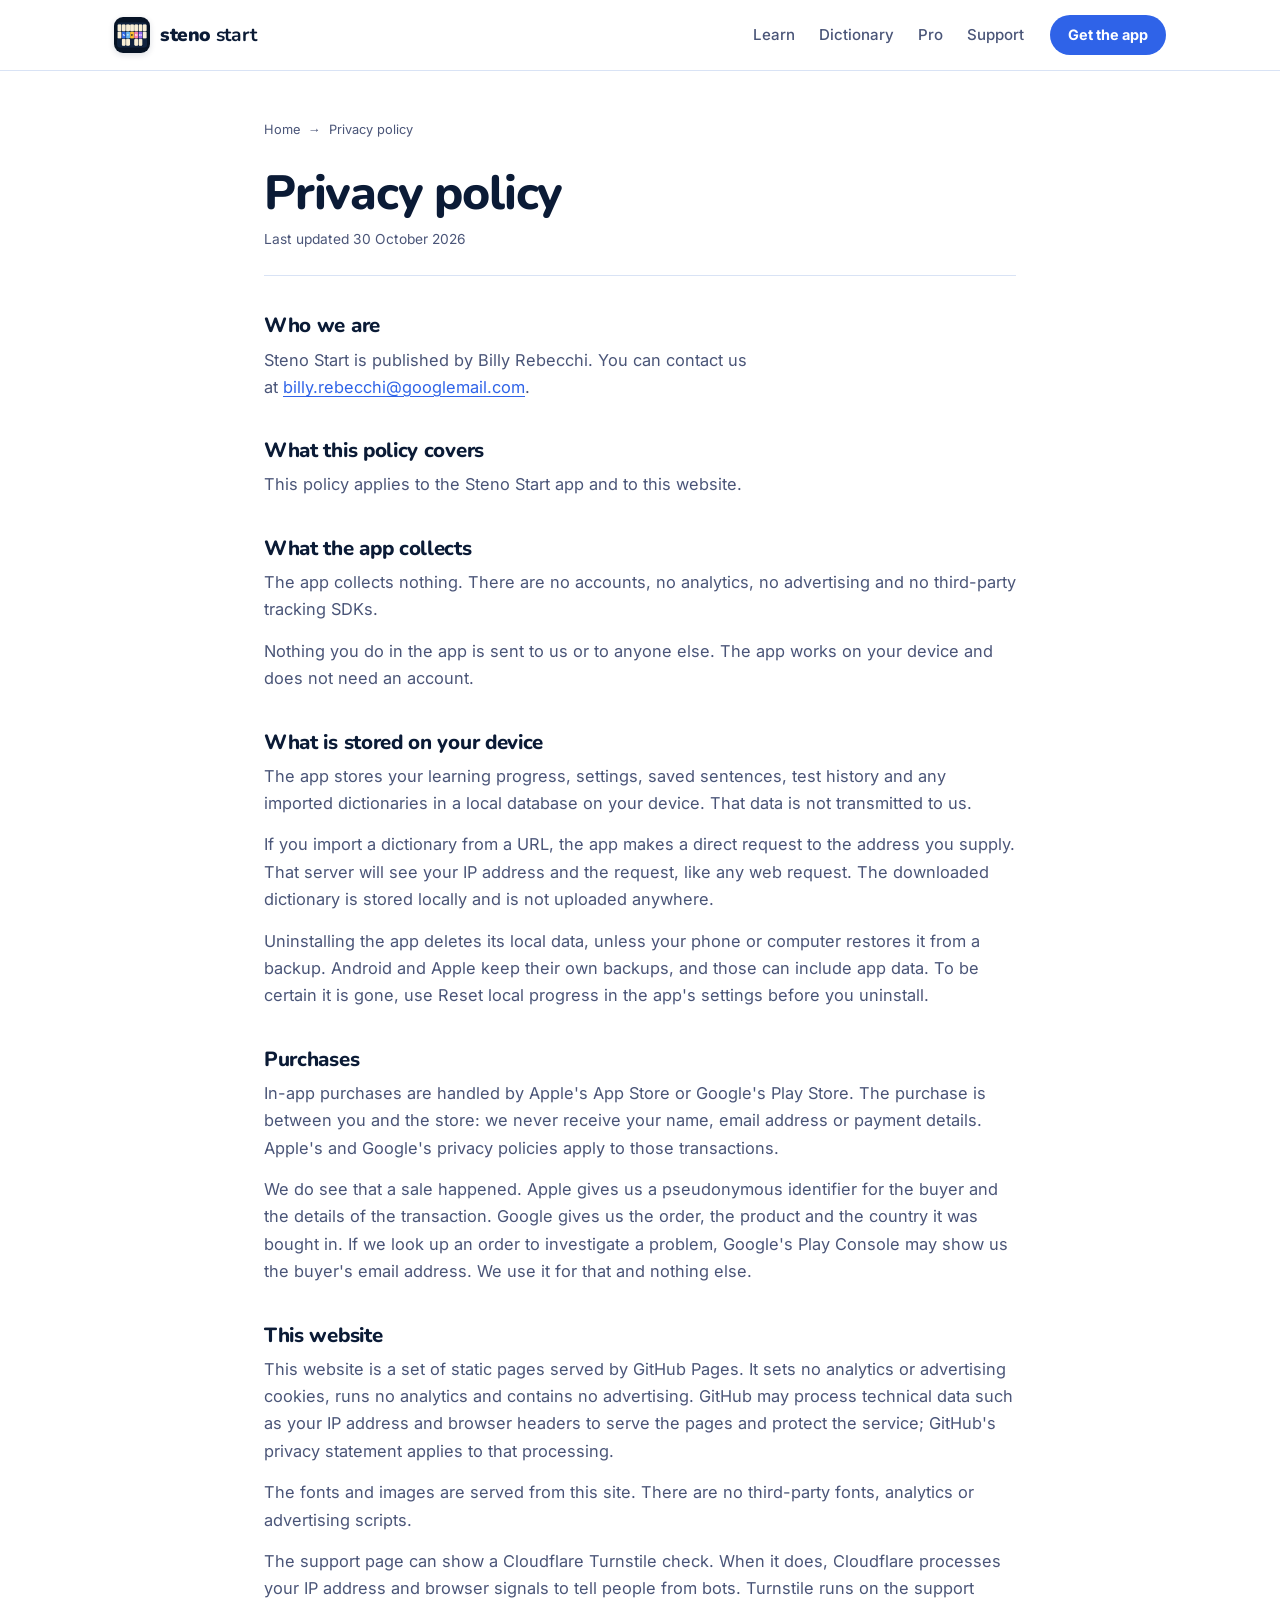
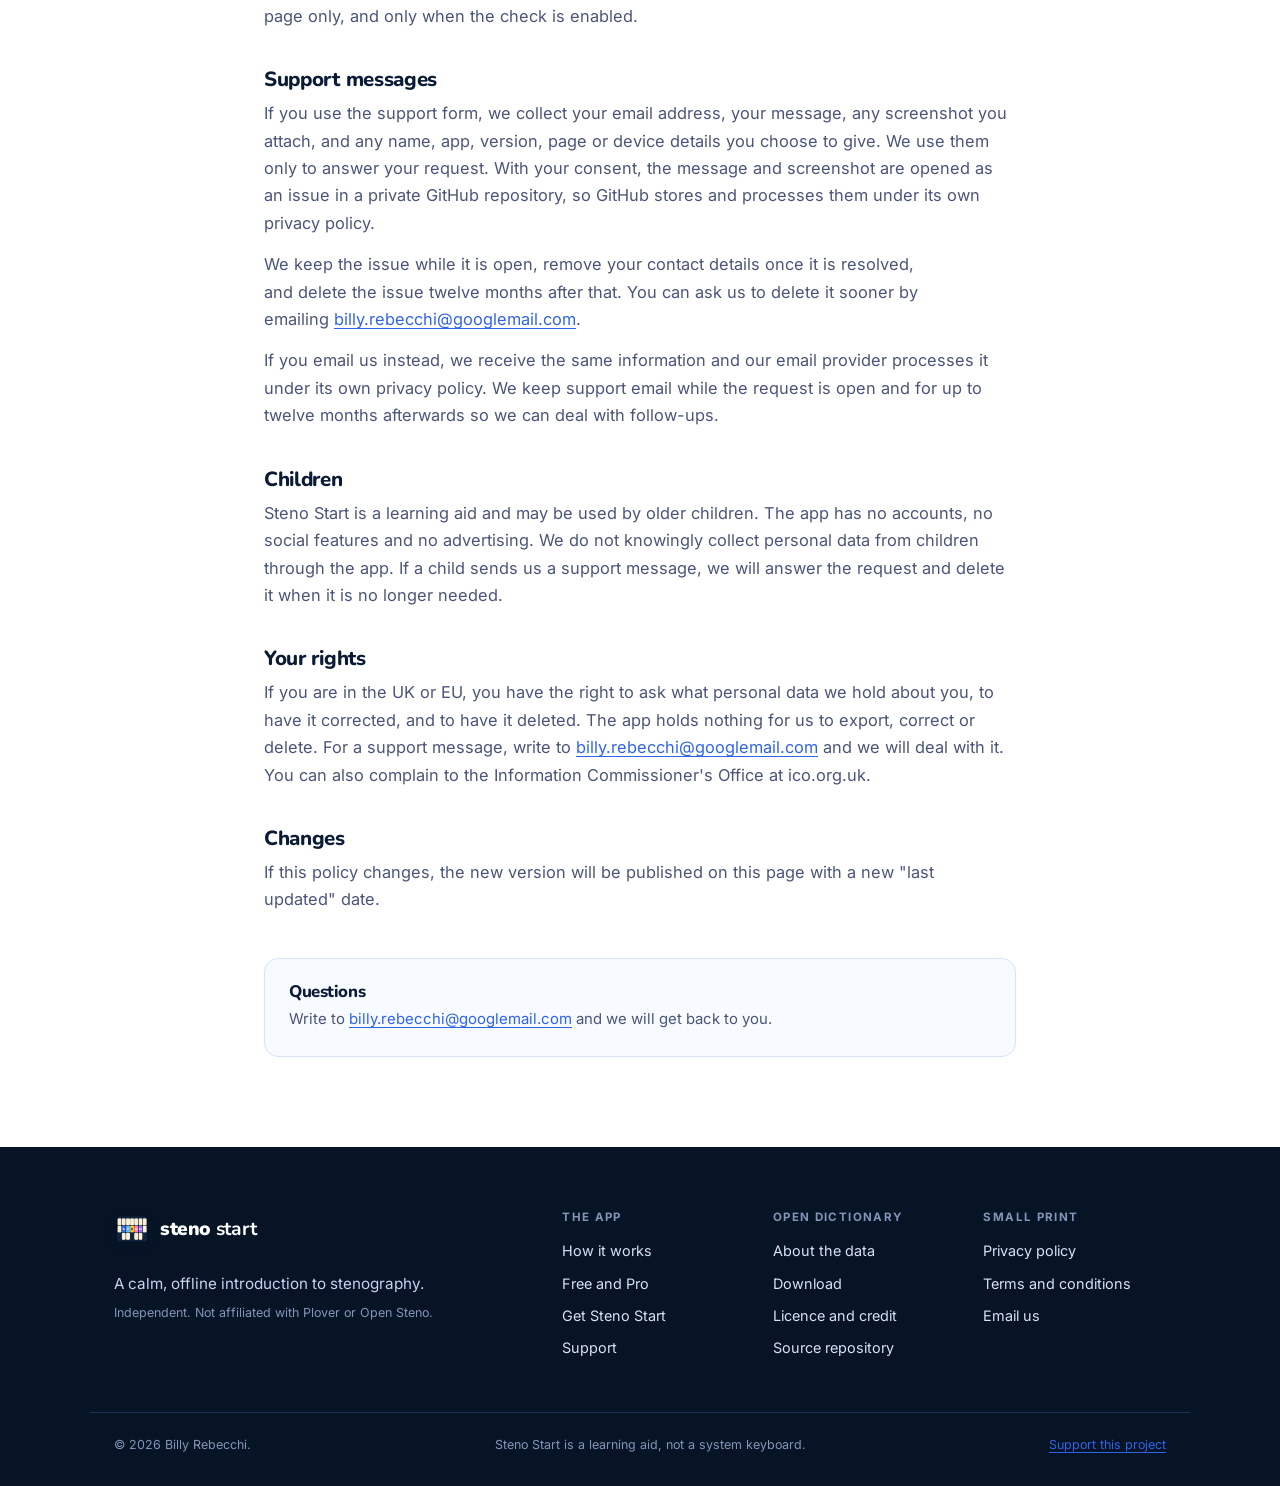
<file: privacy/index.html>
<!doctype html>
<html lang="en-GB">
<head>
  <meta charset="utf-8">
  <meta name="viewport" content="width=device-width, initial-scale=1">
  <title>Privacy policy | Steno Start</title>
  <meta name="description" content="How Steno Start handles your data: no accounts, no analytics, no tracking, and progress stays on your device.">
  <meta name="robots" content="index,follow,max-image-preview:large">
  <meta name="color-scheme" content="light dark">
  <meta name="theme-color" content="#EDF4FF" media="(prefers-color-scheme: light)">
  <meta name="theme-color" content="#071426" media="(prefers-color-scheme: dark)">
  <link rel="canonical" href="https://stenostart.uk/privacy/">
  <link rel="alternate" hreflang="en-GB" href="https://stenostart.uk/privacy/">

  <meta property="og:type" content="website">
  <meta property="og:site_name" content="Steno Start">
  <meta property="og:locale" content="en_GB">
  <meta property="og:title" content="Privacy policy | Steno Start">
  <meta property="og:description" content="How Steno Start handles your data: no accounts, no analytics, no tracking, and progress stays on your device.">
  <meta property="og:url" content="https://stenostart.uk/privacy/">
  <meta property="og:image" content="https://stenostart.uk/assets/social.png">
  <meta property="og:image:type" content="image/png">
  <meta property="og:image:width" content="1024">
  <meta property="og:image:height" content="500">
  <meta property="og:image:alt" content="Steno Start — Learn steno basics on your phone.">
  <meta name="twitter:card" content="summary_large_image">
  <meta name="twitter:title" content="Privacy policy | Steno Start">
  <meta name="twitter:description" content="How Steno Start handles your data: no accounts, no analytics, no tracking, and progress stays on your device.">
  <meta name="twitter:image" content="https://stenostart.uk/assets/social.png">

  <link rel="preload" href="/assets/fonts/Inter.woff2" as="font" type="font/woff2" crossorigin>
  <link rel="preload" href="/assets/fonts/Nunito.woff2" as="font" type="font/woff2" crossorigin>
  <link rel="stylesheet" href="/assets/style.css?v=d5a2d739">
  <link rel="icon" href="/favicon.ico" sizes="any">
  <link rel="icon" type="image/png" href="/assets/favicon-32.png" sizes="32x32">
  <link rel="apple-touch-icon" href="/assets/apple-touch-icon.png">
  <script type="application/ld+json">{"@context":"https://schema.org","@type":"WebPage","name":"Privacy policy | Steno Start","description":"How Steno Start handles your data: no accounts, no analytics, no tracking, and progress stays on your device.","url":"https://stenostart.uk/privacy/","inLanguage":"en-GB","isPartOf":{"@type":"WebSite","url":"https://stenostart.uk/","name":"Steno Start"}}</script>
</head>
<body>
  <a class="skip-link" href="#main">Skip to content</a>

  <header class="masthead">
    <div class="shell masthead-inner">
      <a class="wordmark" href="/">
        <img class="wordmark-icon" src="/assets/app-icon.png?v=d5a2d739" alt="" width="36" height="36">
        <span><strong>steno</strong> start</span>
      </a>
      <nav class="masthead-nav" aria-label="Primary">
        <a href="/#learn">Learn</a>
        <a href="/dictionary/">Dictionary</a>
        <a href="/#pro">Pro</a>
        <a href="/support/">Support</a>
      </nav>
      <a class="masthead-cta" href="/#get">Get the app</a>
      <details class="mobile-nav">
        <summary>Menu</summary>
        <nav aria-label="Mobile">
          <a href="/#learn">Learn</a>
          <a href="/dictionary/">Dictionary</a>
          <a href="/#pro">Pro</a>
          <a href="/support/">Support</a>
          <a href="/#get">Get the app</a>
        </nav>
      </details>
    </div>
  </header>

  <main id="main">
<article class="legal">
  <div class="shell legal-inner">
    <nav class="breadcrumb" aria-label="Breadcrumb">
      <ol><li><a href="/">Home</a></li><li aria-current="page">Privacy policy</li></ol>
    </nav>
    <header class="legal-head">
      <h1>Privacy policy</h1>
      <p class="effective">Last updated 30 October 2026</p>
    </header>
    <div class="legal-body">
    <h2>Who we are</h2>
    <p>Steno Start is published by Billy Rebecchi. You can contact us at <a href="mailto:billy.rebecchi@googlemail.com">billy.rebecchi@googlemail.com</a>.</p>
    <h2>What this policy covers</h2>
    <p>This policy applies to the Steno Start app and to this website.</p>
    <h2>What the app collects</h2>
    <p>The app collects nothing. There are no accounts, no analytics, no advertising and no third-party tracking SDKs.</p>
    <p>Nothing you do in the app is sent to us or to anyone else. The app works on your device and does not need an account.</p>
    <h2>What is stored on your device</h2>
    <p>The app stores your learning progress, settings, saved sentences, test history and any imported dictionaries in a local database on your device. That data is not transmitted to us.</p>
    <p>If you import a dictionary from a URL, the app makes a direct request to the address you supply. That server will see your IP address and the request, like any web request. The downloaded dictionary is stored locally and is not uploaded anywhere.</p>
    <p>Uninstalling the app deletes its local data, unless your phone or computer restores it from a backup. Android and Apple keep their own backups, and those can include app data. To be certain it is gone, use Reset local progress in the app&#x27;s settings before you uninstall.</p>
    <h2>Purchases</h2>
    <p>In-app purchases are handled by Apple&#x27;s App Store or Google&#x27;s Play Store. The purchase is between you and the store: we never receive your name, email address or payment details. Apple&#x27;s and Google&#x27;s privacy policies apply to those transactions.</p>
    <p>We do see that a sale happened. Apple gives us a pseudonymous identifier for the buyer and the details of the transaction. Google gives us the order, the product and the country it was bought in. If we look up an order to investigate a problem, Google&#x27;s Play Console may show us the buyer&#x27;s email address. We use it for that and nothing else.</p>
    <h2>This website</h2>
    <p>This website is a set of static pages served by GitHub Pages. It sets no analytics or advertising cookies, runs no analytics and contains no advertising. GitHub may process technical data such as your IP address and browser headers to serve the pages and protect the service; GitHub&#x27;s privacy statement applies to that processing.</p>
    <p>The fonts and images are served from this site. There are no third-party fonts, analytics or advertising scripts.</p>
    <p>The support page can show a Cloudflare Turnstile check. When it does, Cloudflare processes your IP address and browser signals to tell people from bots. Turnstile runs on the support page only, and only when the check is enabled.</p>
    <h2>Support messages</h2>
    <p>If you use the support form, we collect your email address, your message, any screenshot you attach, and any name, app, version, page or device details you choose to give. We use them only to answer your request. With your consent, the message and screenshot are opened as an issue in a private GitHub repository, so GitHub stores and processes them under its own privacy policy.</p>
    <p>We keep the issue while it is open, remove your contact details once it is resolved, and delete the issue twelve months after that. You can ask us to delete it sooner by emailing <a href="mailto:billy.rebecchi@googlemail.com">billy.rebecchi@googlemail.com</a>.</p>
    <p>If you email us instead, we receive the same information and our email provider processes it under its own privacy policy. We keep support email while the request is open and for up to twelve months afterwards so we can deal with follow-ups.</p>
    <h2>Children</h2>
    <p>Steno Start is a learning aid and may be used by older children. The app has no accounts, no social features and no advertising. We do not knowingly collect personal data from children through the app. If a child sends us a support message, we will answer the request and delete it when it is no longer needed.</p>
    <h2>Your rights</h2>
    <p>If you are in the UK or EU, you have the right to ask what personal data we hold about you, to have it corrected, and to have it deleted. The app holds nothing for us to export, correct or delete. For a support message, write to <a href="mailto:billy.rebecchi@googlemail.com">billy.rebecchi@googlemail.com</a> and we will deal with it. You can also complain to the Information Commissioner&#x27;s Office at ico.org.uk.</p>
    <h2>Changes</h2>
    <p>If this policy changes, the new version will be published on this page with a new &quot;last updated&quot; date.</p>
    </div>
    <aside class="legal-contact">
      <h2>Questions</h2>
      <p>Write to <a href="mailto:billy.rebecchi@googlemail.com">billy.rebecchi@googlemail.com</a> and we will get back to you.</p>
    </aside>
  </div>
</article>

  </main>

  <footer class="footer">
    <div class="shell footer-inner">
      <div class="footer-brand">
        <a class="wordmark" href="/">
          <img class="wordmark-icon" src="/assets/app-icon.png?v=d5a2d739" alt="" width="32" height="32">
          <span><strong>steno</strong> start</span>
        </a>
        <p class="footer-tag">A calm, offline introduction to stenography.</p>
        <p class="footer-independent">Independent. Not affiliated with Plover or Open Steno.</p>
      </div>
      <nav class="footer-nav" aria-label="Footer">
        <div>
          <h2>The app</h2>
          <a href="/#learn">How it works</a>
          <a href="/#pro">Free and Pro</a>
          <a href="/#get">Get Steno Start</a>
          <a href="/support/">Support</a>
        </div>
        <div>
          <h2>Open dictionary</h2>
          <a href="/dictionary/">About the data</a>
          <a href="/dictionary/#download">Download</a>
          <a href="/dictionary/#licence">Licence and credit</a>
          <a href="https://github.com/thebillington/steno-start-open-dict" rel="noopener">Source repository</a>
        </div>
        <div>
          <h2>Small print</h2>
          <a href="/privacy/">Privacy policy</a>
          <a href="/terms/">Terms and conditions</a>
          <a href="mailto:billy.rebecchi@googlemail.com">Email us</a>
        </div>
      </nav>
    </div>
    <div class="shell footer-legal">
      <p>&copy; 2026 Billy Rebecchi.</p>
      <p>Steno Start is a learning aid, not a system keyboard.</p>
      <p><a href="https://github.com/sponsors/thebillington" rel="noopener">Support this project</a></p>
    </div>
  </footer>
</body>
</html>
</file>
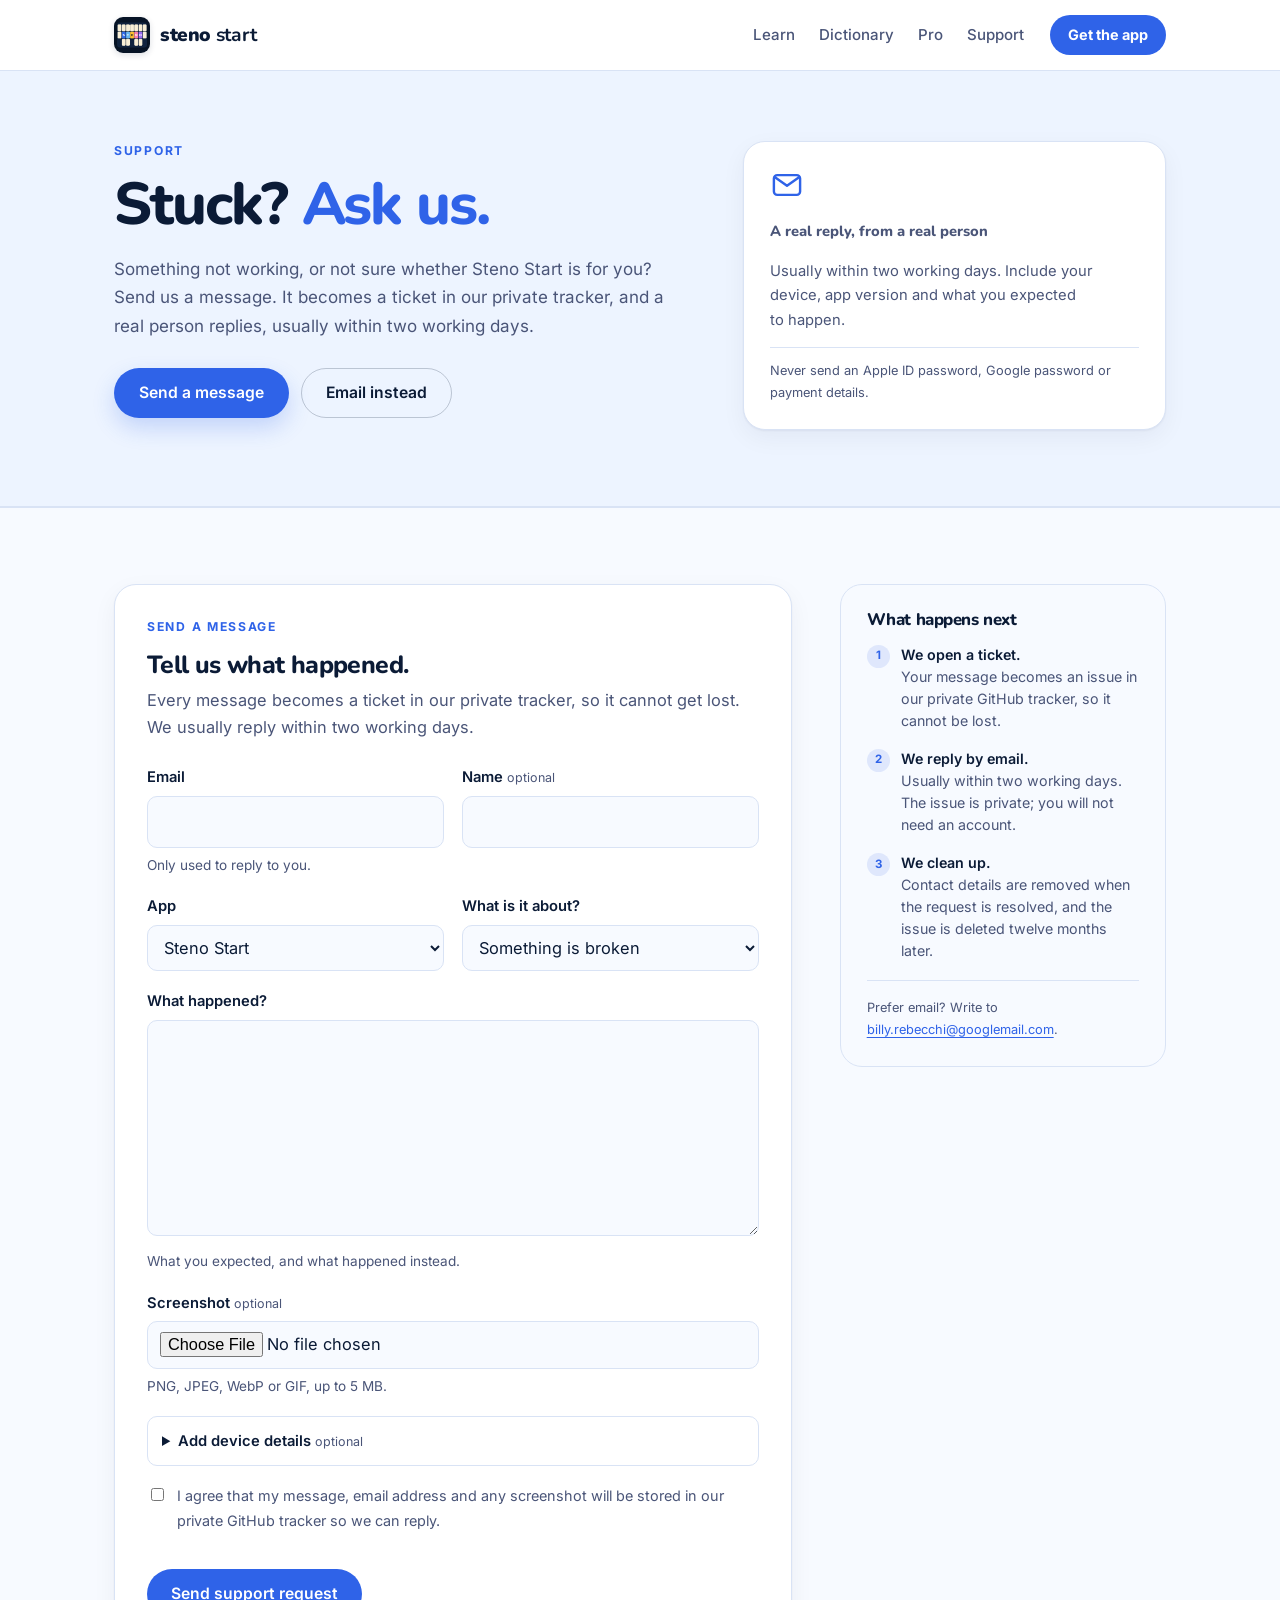
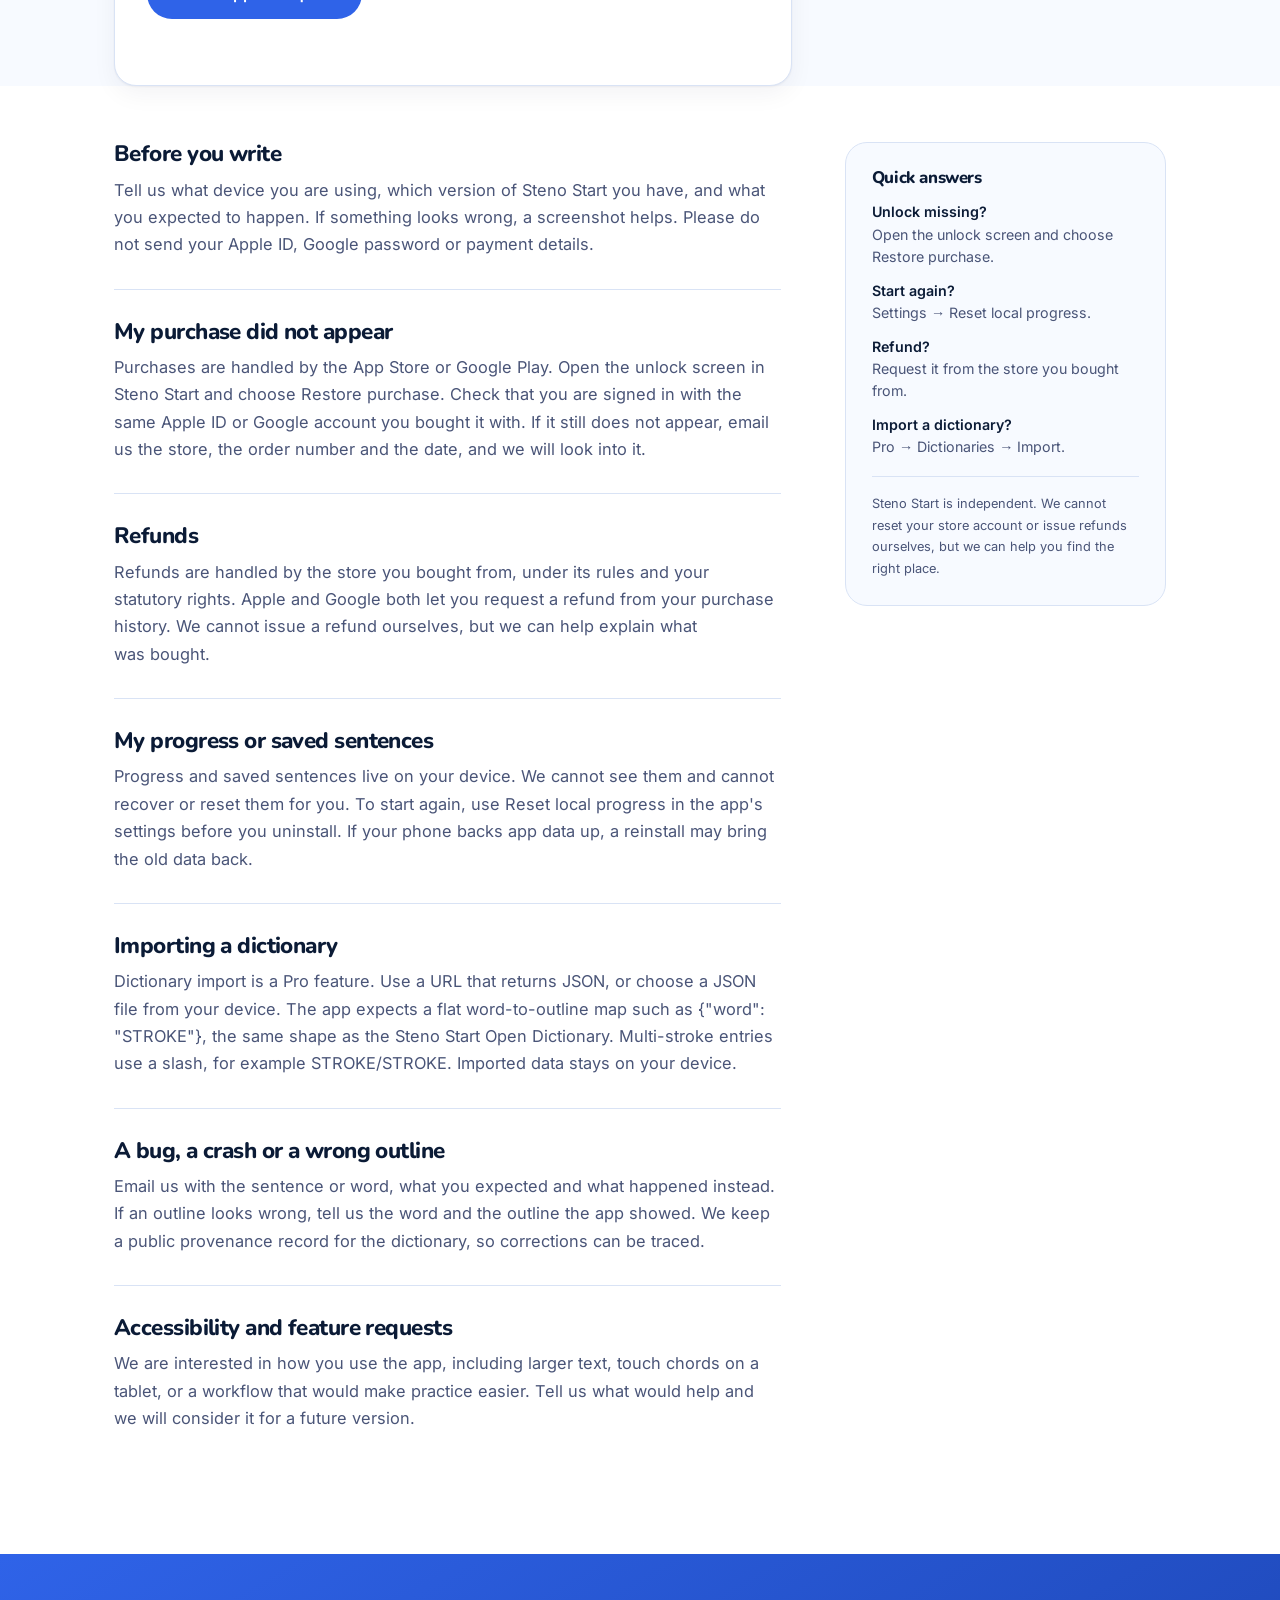
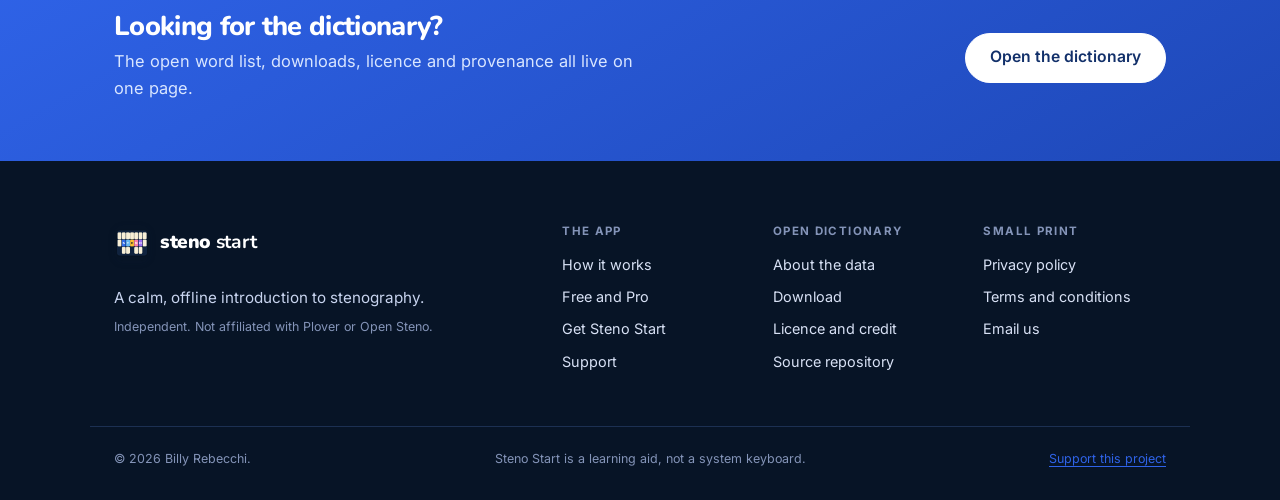
<file: support/index.html>
<!doctype html>
<html lang="en-GB">
<head>
  <meta charset="utf-8">
  <meta name="viewport" content="width=device-width, initial-scale=1">
  <title>Support | Steno Start</title>
  <meta name="description" content="Get help with Steno Start: purchases, restoring Pro, local progress, importing a dictionary or reporting a bug.">
  <meta name="robots" content="index,follow,max-image-preview:large">
  <meta name="color-scheme" content="light dark">
  <meta name="theme-color" content="#EDF4FF" media="(prefers-color-scheme: light)">
  <meta name="theme-color" content="#071426" media="(prefers-color-scheme: dark)">
  <link rel="canonical" href="https://stenostart.uk/support/">
  <link rel="alternate" hreflang="en-GB" href="https://stenostart.uk/support/">

  <meta property="og:type" content="website">
  <meta property="og:site_name" content="Steno Start">
  <meta property="og:locale" content="en_GB">
  <meta property="og:title" content="Support | Steno Start">
  <meta property="og:description" content="Get help with Steno Start: purchases, restoring Pro, local progress, importing a dictionary or reporting a bug.">
  <meta property="og:url" content="https://stenostart.uk/support/">
  <meta property="og:image" content="https://stenostart.uk/assets/social.png">
  <meta property="og:image:type" content="image/png">
  <meta property="og:image:width" content="1024">
  <meta property="og:image:height" content="500">
  <meta property="og:image:alt" content="Steno Start — Learn steno basics on your phone.">
  <meta name="twitter:card" content="summary_large_image">
  <meta name="twitter:title" content="Support | Steno Start">
  <meta name="twitter:description" content="Get help with Steno Start: purchases, restoring Pro, local progress, importing a dictionary or reporting a bug.">
  <meta name="twitter:image" content="https://stenostart.uk/assets/social.png">

  <link rel="preload" href="/assets/fonts/Inter.woff2" as="font" type="font/woff2" crossorigin>
  <link rel="preload" href="/assets/fonts/Nunito.woff2" as="font" type="font/woff2" crossorigin>
  <link rel="stylesheet" href="/assets/style.css?v=d5a2d739">
  <link rel="icon" href="/favicon.ico" sizes="any">
  <link rel="icon" type="image/png" href="/assets/favicon-32.png" sizes="32x32">
  <link rel="apple-touch-icon" href="/assets/apple-touch-icon.png">
  <script type="application/ld+json">{"@context":"https://schema.org","@type":"ContactPage","name":"Support | Steno Start","description":"Help with Steno Start purchases, progress, dictionary import and bugs.","url":"https://stenostart.uk/support/","inLanguage":"en-GB","isPartOf":{"@type":"WebSite","url":"https://stenostart.uk/","name":"Steno Start"}}</script>
</head>
<body>
  <a class="skip-link" href="#main">Skip to content</a>

  <header class="masthead">
    <div class="shell masthead-inner">
      <a class="wordmark" href="/">
        <img class="wordmark-icon" src="/assets/app-icon.png?v=d5a2d739" alt="" width="36" height="36">
        <span><strong>steno</strong> start</span>
      </a>
      <nav class="masthead-nav" aria-label="Primary">
        <a href="/#learn">Learn</a>
        <a href="/dictionary/">Dictionary</a>
        <a href="/#pro">Pro</a>
        <a href="/support/">Support</a>
      </nav>
      <a class="masthead-cta" href="/#get">Get the app</a>
      <details class="mobile-nav">
        <summary>Menu</summary>
        <nav aria-label="Mobile">
          <a href="/#learn">Learn</a>
          <a href="/dictionary/">Dictionary</a>
          <a href="/#pro">Pro</a>
          <a href="/support/">Support</a>
          <a href="/#get">Get the app</a>
        </nav>
      </details>
    </div>
  </header>

  <main id="main">
<section class="page-hero support-hero">
  <div class="shell page-hero-inner">
    <div>
      <p class="eyebrow dark">Support</p>
      <h1>Stuck? <span class="accent">Ask us.</span></h1>
      <p class="page-intro">Something not working, or not sure whether Steno Start is for you? Send us a message. It becomes a ticket in our private tracker, and a real person replies, usually within two working days.</p>
      <div class="hero-actions">
        <a class="button primary" href="#contact">Send a message</a>
        <a class="button ghost" href="mailto:billy.rebecchi@googlemail.com">Email instead</a>
      </div>
    </div>
    <div class="support-card">
      <svg class="icon support-icon" aria-hidden="true"><use href="/assets/icons.svg#mail"></use></svg>
      <p class="support-card-title">A real reply, from a real person</p>
      <p>Usually within two working days. Include your device, app version and
        what you expected to happen.</p>
      <p class="support-card-note">Never send an Apple ID password, Google
        password or payment details.</p>
    </div>
  </div>
</section>

<section class="section support-contact" id="contact">
  <div class="shell support-contact-grid">
    <div class="support-form-panel">
<section class="support-form-section" aria-labelledby="support-form-heading">
  <p class="eyebrow dark">Send a message</p>
  <h2 id="support-form-heading">Tell us what happened.</h2>
  <p class="support-form-intro">Every message becomes a ticket in our private
    tracker, so it cannot get lost. We usually reply within two working days.</p>
  <form id="support-form" class="support-form" action="https://thebillington.co.uk/api/steno-support" method="post"
        enctype="multipart/form-data" hidden>
    <div class="field-grid">
      <div class="field">
        <label for="support-email">Email</label>
        <input id="support-email" name="email" type="email" autocomplete="email"
               maxlength="254" required>
        <p class="field-hint">Only used to reply to you.</p>
      </div>
      <div class="field">
        <label for="support-name">Name <span class="optional">optional</span></label>
        <input id="support-name" name="name" type="text" autocomplete="name" maxlength="100">
      </div>
    </div>

    <div class="field-grid">
      <div class="field" id="support-app-field">
        <label for="support-app">App</label>
        <select id="support-app" name="app">
          <option value="steno">Steno Start</option>
          <option value="website">The website</option>
        </select>
      </div>
      <div class="field">
        <label for="support-category">What is it about?</label>
        <select id="support-category" name="category">
          <option value="bug">Something is broken</option>
          <option value="purchase">A purchase or unlock</option>
          <option value="content">The content or a word</option>
          <option value="data">My progress or data</option>
          <option value="other">Something else</option>
        </select>
      </div>
    </div>

    <div class="field">
      <label for="support-message">What happened?</label>
      <textarea id="support-message" name="message" rows="7" minlength="20"
                maxlength="5000" required></textarea>
      <p class="field-hint">What you expected, and what happened instead.</p>
    </div>

    <div class="field">
      <label for="support-screenshot">Screenshot <span class="optional">optional</span></label>
      <input id="support-screenshot" name="screenshot" type="file"
             accept="image/png,image/jpeg,image/webp,image/gif">
      <p class="field-hint">PNG, JPEG, WebP or GIF, up to 5 MB.</p>
    </div>

    <details class="support-extra">
      <summary>Add device details <span class="optional">optional</span></summary>
      <div class="field-grid">
        <div class="field">
          <label for="support-version">App version</label>
          <input id="support-version" name="appVersion" type="text" maxlength="40">
        </div>
        <div class="field">
          <label for="support-device">Device</label>
          <input id="support-device" name="device" type="text" maxlength="100"
                 placeholder="iPhone 17, iOS 18.2">
        </div>
      </div>
    </details>

    <div class="support-honeypot" aria-hidden="true">
      <label for="support-nickname">Leave this empty</label>
      <input id="support-nickname" name="nickname_confirm" type="text"
             tabindex="-1" autocomplete="off">
    </div>

    <label class="support-consent">
      <input type="checkbox" name="consent" required>
      <span>I agree that my message, email address and any screenshot will be
        stored in our private GitHub tracker so we can reply.</span>
    </label>

    <div class="cf-turnstile" data-sitekey="0x4AAAAAAFtPfiIkT0df2IFr" data-theme="auto"></div>
    <script src="https://challenges.cloudflare.com/turnstile/v0/api.js" async defer></script>
    <button type="submit" class="support-submit">Send support request</button>
  </form>
  <p class="support-form-status" id="support-form-status" role="status"
     aria-live="polite" tabindex="-1"></p>
  <noscript>
    <p class="support-form-noscript">This form needs JavaScript. Enable it and
      reload the page, or email <a href="mailto:billy.rebecchi@googlemail.com">billy.rebecchi@googlemail.com</a>.</p>
  </noscript>
</section>

    </div>
    <aside class="support-aside support-form-aside">
      <h2>What happens next</h2>
      <ol class="support-steps">
        <li><strong>We open a ticket.</strong> Your message becomes an issue in
          our private GitHub tracker, so it cannot be lost.</li>
        <li><strong>We reply by email.</strong> Usually within two working days.
          The issue is private; you will not need an account.</li>
        <li><strong>We clean up.</strong> Contact details are removed when the
          request is resolved, and the issue is deleted twelve months later.</li>
      </ol>
      <p class="aside-note">Prefer email? Write to
        <a href="mailto:billy.rebecchi@googlemail.com">billy.rebecchi@googlemail.com</a>.</p>
    </aside>
  </div>
</section>

<section class="section support-details">
  <div class="shell support-layout">
    <div class="support-body">
      <section>
        <h2>Before you write</h2>
        <p>Tell us what device you are using, which version of Steno Start you have, and what you expected to happen. If something looks wrong, a screenshot helps. Please do not send your Apple ID, Google password or payment details.</p>
      </section>
      <section>
        <h2>My purchase did not appear</h2>
        <p>Purchases are handled by the App Store or Google Play. Open the unlock screen in Steno Start and choose Restore purchase. Check that you are signed in with the same Apple ID or Google account you bought it with. If it still does not appear, email us the store, the order number and the date, and we will look into it.</p>
      </section>
      <section>
        <h2>Refunds</h2>
        <p>Refunds are handled by the store you bought from, under its rules and your statutory rights. Apple and Google both let you request a refund from your purchase history. We cannot issue a refund ourselves, but we can help explain what was bought.</p>
      </section>
      <section>
        <h2>My progress or saved sentences</h2>
        <p>Progress and saved sentences live on your device. We cannot see them and cannot recover or reset them for you. To start again, use Reset local progress in the app&#x27;s settings before you uninstall. If your phone backs app data up, a reinstall may bring the old data back.</p>
      </section>
      <section>
        <h2>Importing a dictionary</h2>
        <p>Dictionary import is a Pro feature. Use a URL that returns JSON, or choose a JSON file from your device. The app expects a flat word-to-outline map such as {&quot;word&quot;: &quot;STROKE&quot;}, the same shape as the Steno Start Open Dictionary. Multi-stroke entries use a slash, for example STROKE/STROKE. Imported data stays on your device.</p>
      </section>
      <section>
        <h2>A bug, a crash or a wrong outline</h2>
        <p>Email us with the sentence or word, what you expected and what happened instead. If an outline looks wrong, tell us the word and the outline the app showed. We keep a public provenance record for the dictionary, so corrections can be traced.</p>
      </section>
      <section>
        <h2>Accessibility and feature requests</h2>
        <p>We are interested in how you use the app, including larger text, touch chords on a tablet, or a workflow that would make practice easier. Tell us what would help and we will consider it for a future version.</p>
      </section>
    </div>
    <aside class="support-aside">
      <h2>Quick answers</h2>
      <ul>
        <li><strong>Unlock missing?</strong> Open the unlock screen and choose Restore purchase.</li>
        <li><strong>Start again?</strong> Settings → Reset local progress.</li>
        <li><strong>Refund?</strong> Request it from the store you bought from.</li>
        <li><strong>Import a dictionary?</strong> Pro → Dictionaries → Import.</li>
      </ul>
      <p class="aside-note">Steno Start is independent. We cannot reset your
        store account or issue refunds ourselves, but we can help you find the
        right place.</p>
    </aside>
  </div>
</section>

<section class="share-band">
  <div class="shell share-inner">
    <div>
      <h2>Looking for the dictionary?</h2>
      <p>The open word list, downloads, licence and provenance all live on one page.</p>
    </div>
    <div class="share-actions">
      <a class="button light" href="/dictionary/">Open the dictionary</a>
    </div>
  </div>
</section>
<script src="/assets/support.js?v=d5a2d739" defer></script>

  </main>

  <footer class="footer">
    <div class="shell footer-inner">
      <div class="footer-brand">
        <a class="wordmark" href="/">
          <img class="wordmark-icon" src="/assets/app-icon.png?v=d5a2d739" alt="" width="32" height="32">
          <span><strong>steno</strong> start</span>
        </a>
        <p class="footer-tag">A calm, offline introduction to stenography.</p>
        <p class="footer-independent">Independent. Not affiliated with Plover or Open Steno.</p>
      </div>
      <nav class="footer-nav" aria-label="Footer">
        <div>
          <h2>The app</h2>
          <a href="/#learn">How it works</a>
          <a href="/#pro">Free and Pro</a>
          <a href="/#get">Get Steno Start</a>
          <a href="/support/">Support</a>
        </div>
        <div>
          <h2>Open dictionary</h2>
          <a href="/dictionary/">About the data</a>
          <a href="/dictionary/#download">Download</a>
          <a href="/dictionary/#licence">Licence and credit</a>
          <a href="https://github.com/thebillington/steno-start-open-dict" rel="noopener">Source repository</a>
        </div>
        <div>
          <h2>Small print</h2>
          <a href="/privacy/">Privacy policy</a>
          <a href="/terms/">Terms and conditions</a>
          <a href="mailto:billy.rebecchi@googlemail.com">Email us</a>
        </div>
      </nav>
    </div>
    <div class="shell footer-legal">
      <p>&copy; 2026 Billy Rebecchi.</p>
      <p>Steno Start is a learning aid, not a system keyboard.</p>
      <p><a href="https://github.com/sponsors/thebillington" rel="noopener">Support this project</a></p>
    </div>
  </footer>
</body>
</html>
</file>
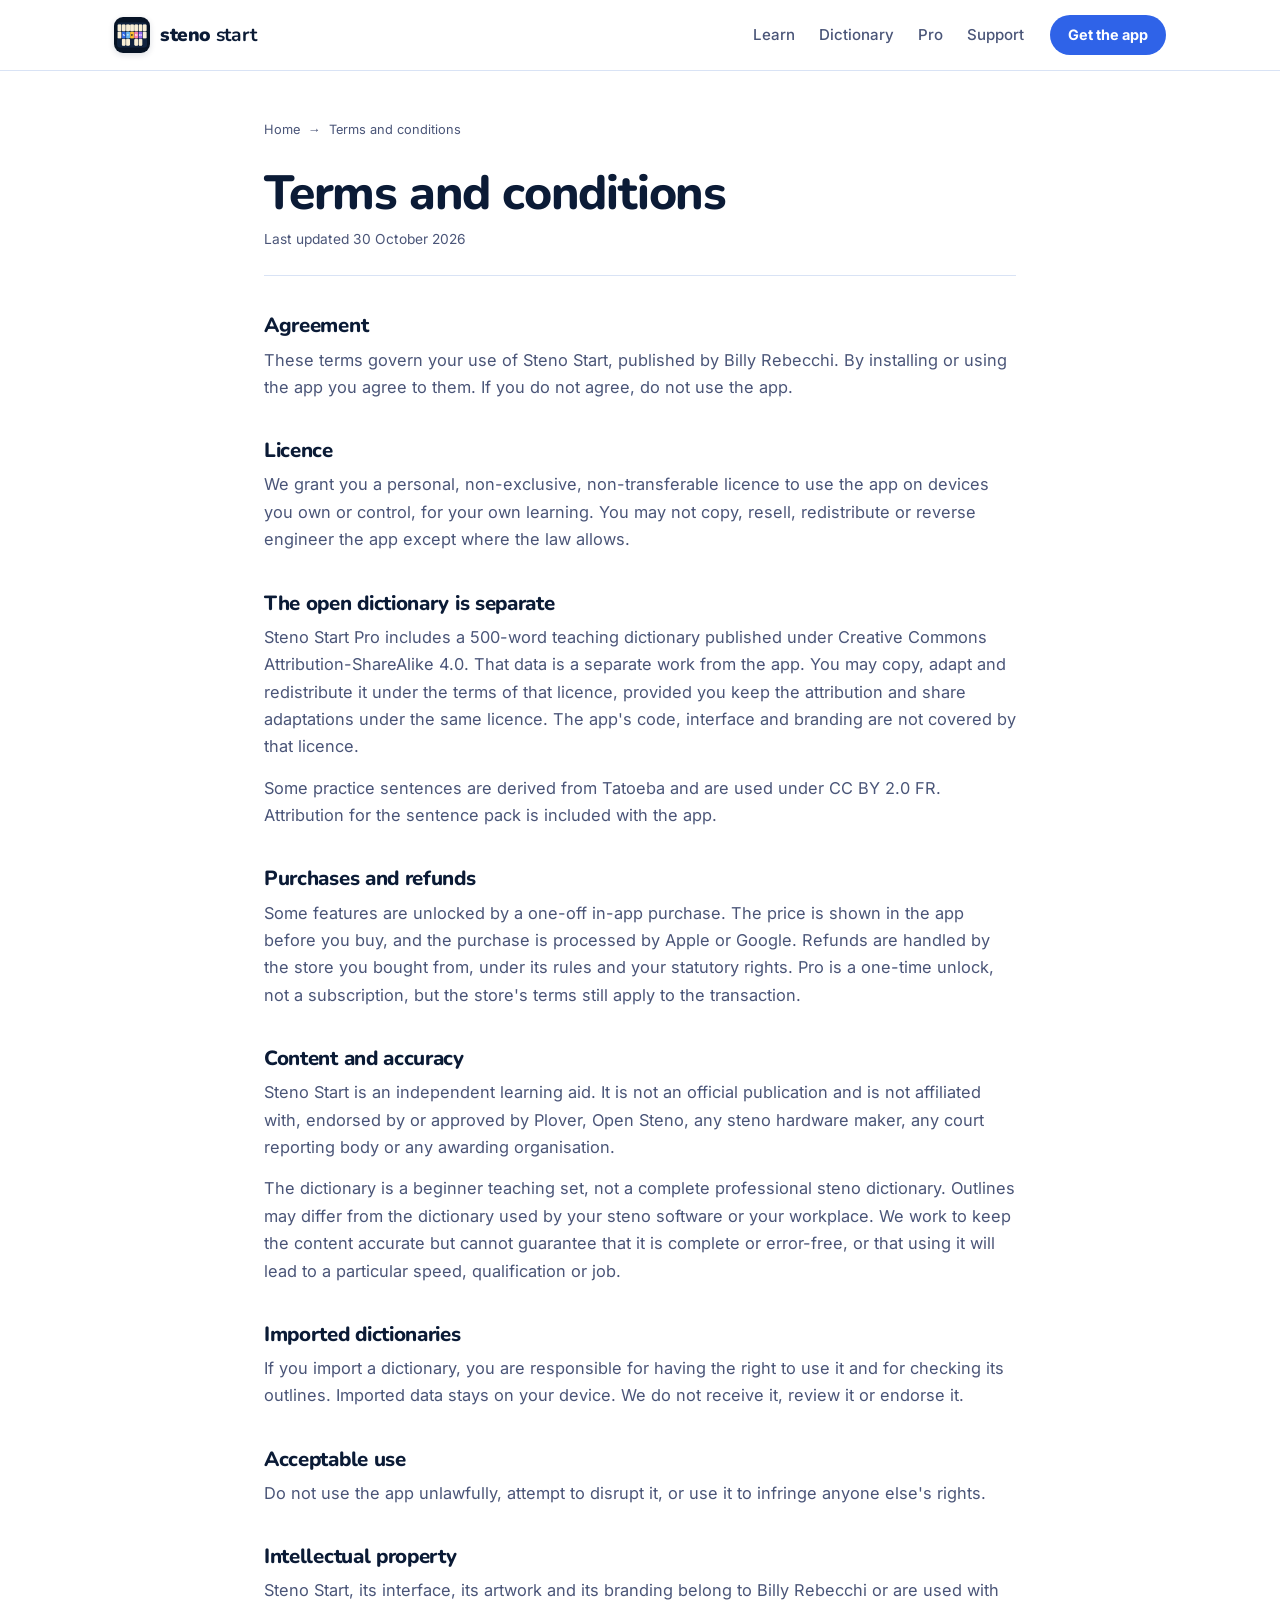
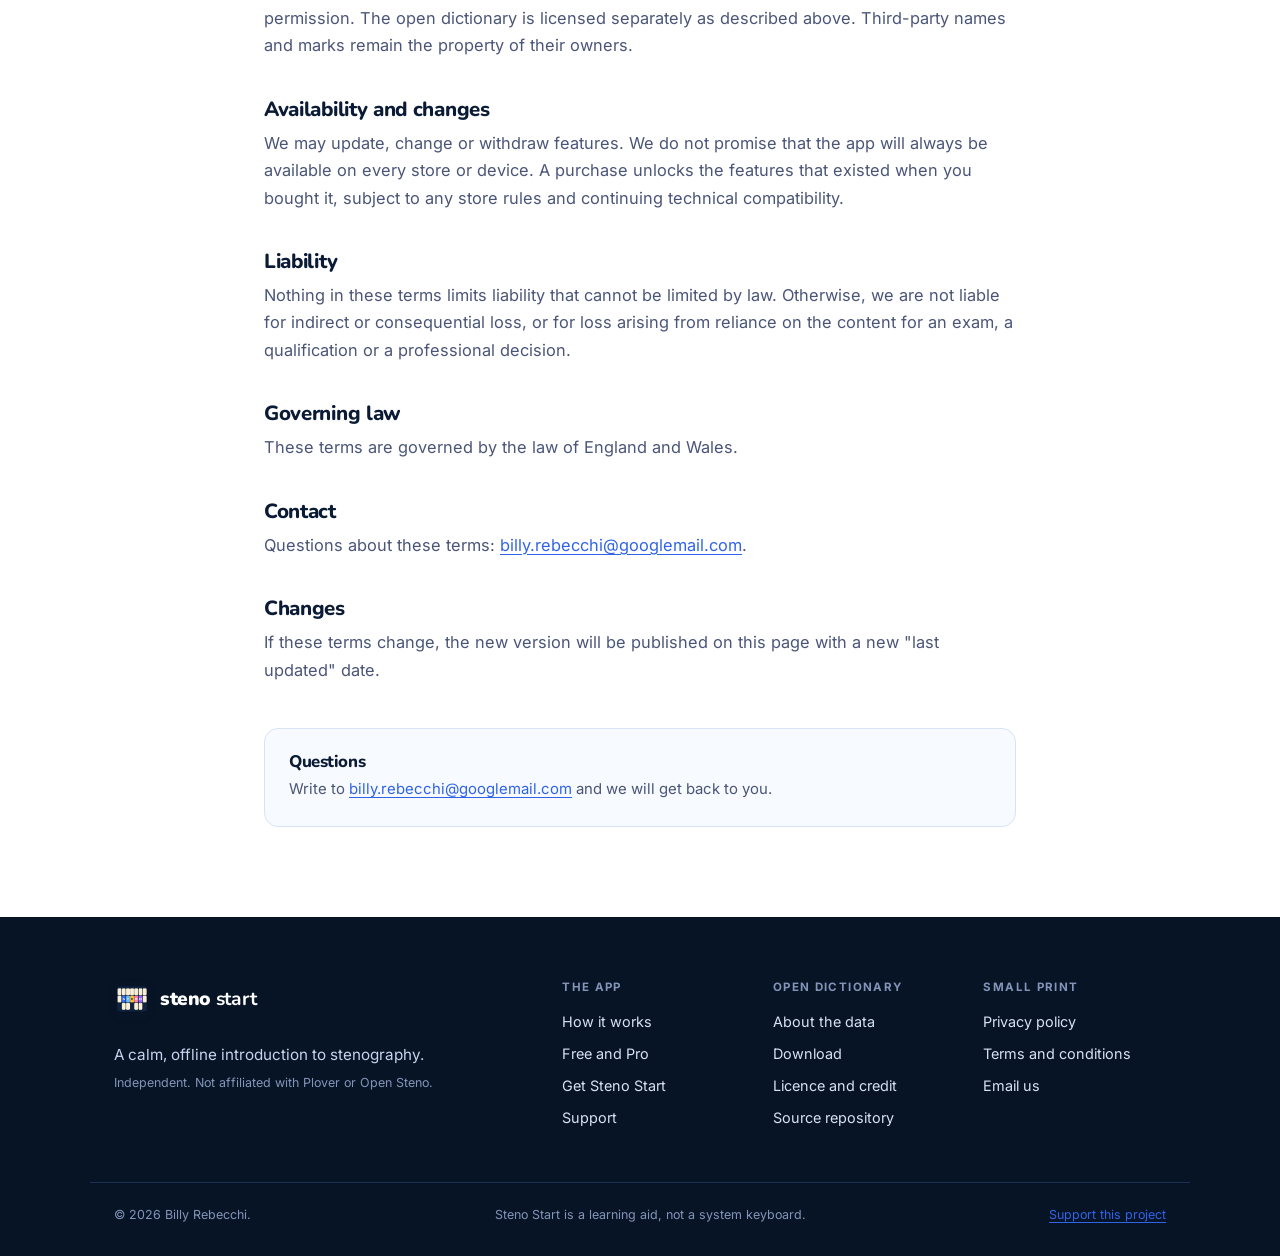
<file: terms/index.html>
<!doctype html>
<html lang="en-GB">
<head>
  <meta charset="utf-8">
  <meta name="viewport" content="width=device-width, initial-scale=1">
  <title>Terms and conditions | Steno Start</title>
  <meta name="description" content="The terms for Steno Start: licence, the open dictionary, purchases, refunds, content accuracy and liability.">
  <meta name="robots" content="index,follow,max-image-preview:large">
  <meta name="color-scheme" content="light dark">
  <meta name="theme-color" content="#EDF4FF" media="(prefers-color-scheme: light)">
  <meta name="theme-color" content="#071426" media="(prefers-color-scheme: dark)">
  <link rel="canonical" href="https://stenostart.uk/terms/">
  <link rel="alternate" hreflang="en-GB" href="https://stenostart.uk/terms/">

  <meta property="og:type" content="website">
  <meta property="og:site_name" content="Steno Start">
  <meta property="og:locale" content="en_GB">
  <meta property="og:title" content="Terms and conditions | Steno Start">
  <meta property="og:description" content="The terms for Steno Start: licence, the open dictionary, purchases, refunds, content accuracy and liability.">
  <meta property="og:url" content="https://stenostart.uk/terms/">
  <meta property="og:image" content="https://stenostart.uk/assets/social.png">
  <meta property="og:image:type" content="image/png">
  <meta property="og:image:width" content="1024">
  <meta property="og:image:height" content="500">
  <meta property="og:image:alt" content="Steno Start — Learn steno basics on your phone.">
  <meta name="twitter:card" content="summary_large_image">
  <meta name="twitter:title" content="Terms and conditions | Steno Start">
  <meta name="twitter:description" content="The terms for Steno Start: licence, the open dictionary, purchases, refunds, content accuracy and liability.">
  <meta name="twitter:image" content="https://stenostart.uk/assets/social.png">

  <link rel="preload" href="/assets/fonts/Inter.woff2" as="font" type="font/woff2" crossorigin>
  <link rel="preload" href="/assets/fonts/Nunito.woff2" as="font" type="font/woff2" crossorigin>
  <link rel="stylesheet" href="/assets/style.css?v=d5a2d739">
  <link rel="icon" href="/favicon.ico" sizes="any">
  <link rel="icon" type="image/png" href="/assets/favicon-32.png" sizes="32x32">
  <link rel="apple-touch-icon" href="/assets/apple-touch-icon.png">
  <script type="application/ld+json">{"@context":"https://schema.org","@type":"WebPage","name":"Terms and conditions | Steno Start","description":"The terms for Steno Start: licence, the open dictionary, purchases, refunds, content accuracy and liability.","url":"https://stenostart.uk/terms/","inLanguage":"en-GB","isPartOf":{"@type":"WebSite","url":"https://stenostart.uk/","name":"Steno Start"}}</script>
</head>
<body>
  <a class="skip-link" href="#main">Skip to content</a>

  <header class="masthead">
    <div class="shell masthead-inner">
      <a class="wordmark" href="/">
        <img class="wordmark-icon" src="/assets/app-icon.png?v=d5a2d739" alt="" width="36" height="36">
        <span><strong>steno</strong> start</span>
      </a>
      <nav class="masthead-nav" aria-label="Primary">
        <a href="/#learn">Learn</a>
        <a href="/dictionary/">Dictionary</a>
        <a href="/#pro">Pro</a>
        <a href="/support/">Support</a>
      </nav>
      <a class="masthead-cta" href="/#get">Get the app</a>
      <details class="mobile-nav">
        <summary>Menu</summary>
        <nav aria-label="Mobile">
          <a href="/#learn">Learn</a>
          <a href="/dictionary/">Dictionary</a>
          <a href="/#pro">Pro</a>
          <a href="/support/">Support</a>
          <a href="/#get">Get the app</a>
        </nav>
      </details>
    </div>
  </header>

  <main id="main">
<article class="legal">
  <div class="shell legal-inner">
    <nav class="breadcrumb" aria-label="Breadcrumb">
      <ol><li><a href="/">Home</a></li><li aria-current="page">Terms and conditions</li></ol>
    </nav>
    <header class="legal-head">
      <h1>Terms and conditions</h1>
      <p class="effective">Last updated 30 October 2026</p>
    </header>
    <div class="legal-body">
    <h2>Agreement</h2>
    <p>These terms govern your use of Steno Start, published by Billy Rebecchi. By installing or using the app you agree to them. If you do not agree, do not use the app.</p>
    <h2>Licence</h2>
    <p>We grant you a personal, non-exclusive, non-transferable licence to use the app on devices you own or control, for your own learning. You may not copy, resell, redistribute or reverse engineer the app except where the law allows.</p>
    <h2>The open dictionary is separate</h2>
    <p>Steno Start Pro includes a 500-word teaching dictionary published under Creative Commons Attribution-ShareAlike 4.0. That data is a separate work from the app. You may copy, adapt and redistribute it under the terms of that licence, provided you keep the attribution and share adaptations under the same licence. The app&#x27;s code, interface and branding are not covered by that licence.</p>
    <p>Some practice sentences are derived from Tatoeba and are used under CC BY 2.0 FR. Attribution for the sentence pack is included with the app.</p>
    <h2>Purchases and refunds</h2>
    <p>Some features are unlocked by a one-off in-app purchase. The price is shown in the app before you buy, and the purchase is processed by Apple or Google. Refunds are handled by the store you bought from, under its rules and your statutory rights. Pro is a one-time unlock, not a subscription, but the store&#x27;s terms still apply to the transaction.</p>
    <h2>Content and accuracy</h2>
    <p>Steno Start is an independent learning aid. It is not an official publication and is not affiliated with, endorsed by or approved by Plover, Open Steno, any steno hardware maker, any court reporting body or any awarding organisation.</p>
    <p>The dictionary is a beginner teaching set, not a complete professional steno dictionary. Outlines may differ from the dictionary used by your steno software or your workplace. We work to keep the content accurate but cannot guarantee that it is complete or error-free, or that using it will lead to a particular speed, qualification or job.</p>
    <h2>Imported dictionaries</h2>
    <p>If you import a dictionary, you are responsible for having the right to use it and for checking its outlines. Imported data stays on your device. We do not receive it, review it or endorse it.</p>
    <h2>Acceptable use</h2>
    <p>Do not use the app unlawfully, attempt to disrupt it, or use it to infringe anyone else&#x27;s rights.</p>
    <h2>Intellectual property</h2>
    <p>Steno Start, its interface, its artwork and its branding belong to Billy Rebecchi or are used with permission. The open dictionary is licensed separately as described above. Third-party names and marks remain the property of their owners.</p>
    <h2>Availability and changes</h2>
    <p>We may update, change or withdraw features. We do not promise that the app will always be available on every store or device. A purchase unlocks the features that existed when you bought it, subject to any store rules and continuing technical compatibility.</p>
    <h2>Liability</h2>
    <p>Nothing in these terms limits liability that cannot be limited by law. Otherwise, we are not liable for indirect or consequential loss, or for loss arising from reliance on the content for an exam, a qualification or a professional decision.</p>
    <h2>Governing law</h2>
    <p>These terms are governed by the law of England and Wales.</p>
    <h2>Contact</h2>
    <p>Questions about these terms: <a href="mailto:billy.rebecchi@googlemail.com">billy.rebecchi@googlemail.com</a>.</p>
    <h2>Changes</h2>
    <p>If these terms change, the new version will be published on this page with a new &quot;last updated&quot; date.</p>
    </div>
    <aside class="legal-contact">
      <h2>Questions</h2>
      <p>Write to <a href="mailto:billy.rebecchi@googlemail.com">billy.rebecchi@googlemail.com</a> and we will get back to you.</p>
    </aside>
  </div>
</article>

  </main>

  <footer class="footer">
    <div class="shell footer-inner">
      <div class="footer-brand">
        <a class="wordmark" href="/">
          <img class="wordmark-icon" src="/assets/app-icon.png?v=d5a2d739" alt="" width="32" height="32">
          <span><strong>steno</strong> start</span>
        </a>
        <p class="footer-tag">A calm, offline introduction to stenography.</p>
        <p class="footer-independent">Independent. Not affiliated with Plover or Open Steno.</p>
      </div>
      <nav class="footer-nav" aria-label="Footer">
        <div>
          <h2>The app</h2>
          <a href="/#learn">How it works</a>
          <a href="/#pro">Free and Pro</a>
          <a href="/#get">Get Steno Start</a>
          <a href="/support/">Support</a>
        </div>
        <div>
          <h2>Open dictionary</h2>
          <a href="/dictionary/">About the data</a>
          <a href="/dictionary/#download">Download</a>
          <a href="/dictionary/#licence">Licence and credit</a>
          <a href="https://github.com/thebillington/steno-start-open-dict" rel="noopener">Source repository</a>
        </div>
        <div>
          <h2>Small print</h2>
          <a href="/privacy/">Privacy policy</a>
          <a href="/terms/">Terms and conditions</a>
          <a href="mailto:billy.rebecchi@googlemail.com">Email us</a>
        </div>
      </nav>
    </div>
    <div class="shell footer-legal">
      <p>&copy; 2026 Billy Rebecchi.</p>
      <p>Steno Start is a learning aid, not a system keyboard.</p>
      <p><a href="https://github.com/sponsors/thebillington" rel="noopener">Support this project</a></p>
    </div>
  </footer>
</body>
</html>
</file>
<file: assets/style.css>
/* Steno Start — the site.
   Type and colour come from the app icon: a blue keyboard plate, cream keys
   and five colour-coded steno keys. Nunito for display, Inter for text. */

@font-face {
  font-family: "Inter";
  src: url("/assets/fonts/Inter.woff2") format("woff2");
  font-weight: 400 700;
  font-style: normal;
  font-display: swap;
}

@font-face {
  font-family: "Nunito";
  src: url("/assets/fonts/Nunito.woff2") format("woff2");
  font-weight: 700 900;
  font-style: normal;
  font-display: swap;
}

:root {
  --brand: #2f63e8;
  --brand-deep: #1e48b8;
  --sky: #65b6f2;
  --amber: #ffc132;
  --pink: #ff6b9d;
  --purple: #9b6cf3;
  --ink: #0b1b36;
  --muted: #4a5578;
  --line: #d9e3f5;
  --paper: #ffffff;
  --wash: #edf4ff;
  --wash-2: #f7faff;
  --cream: #fbf3dd;
  --cream-deep: #f5e7c2;
  --warm: #fbf3dd;
  --warm-line: #eadcb4;
  --warm-ink: #0b1b36;
  --warm-muted: #46516f;
  --warm-glow-a: rgba(255, 193, 50, .28);
  --warm-glow-b: rgba(155, 108, 243, .22);
  --navy: #071426;
  --on-brand: #ffffff;
  --ok: #167a45;
  --shadow-sm: 0 1px 2px rgba(11, 27, 54, .05), 0 8px 24px rgba(11, 27, 54, .05);
  --shadow: 0 2px 4px rgba(11, 27, 54, .04), 0 22px 54px rgba(11, 27, 54, .10);
  --radius: 22px;
  --radius-sm: 14px;
  --shell: 1100px;
}

@media (prefers-color-scheme: dark) {
  :root {
    --brand: #6d9cff;
    --brand-deep: #4f7fe8;
    --ink: #eef0fb;
    --muted: #a8b3d1;
    --line: #243354;
    --paper: #0b0e17;
    --wash: #0f1422;
    --wash-2: #111830;
    --cream: #f8efd6;
    --cream-deep: #e9dcb9;
    --warm: #17140f;
    --warm-line: #332c1d;
    --warm-ink: #f3edea;
    --warm-muted: #c4b9a8;
    --warm-glow-a: rgba(255, 193, 50, .10);
    --warm-glow-b: rgba(155, 108, 243, .12);
    --navy: #071426;
    --on-brand: #081022;
    --ok: #4ade80;
    --shadow-sm: 0 1px 2px rgba(0, 0, 0, .35), 0 10px 28px rgba(0, 0, 0, .28);
    --shadow: 0 2px 4px rgba(0, 0, 0, .4), 0 24px 60px rgba(0, 0, 0, .4);
  }
}

*,
*::before,
*::after { box-sizing: border-box; }

html {
  -webkit-text-size-adjust: 100%;
  scroll-behavior: smooth;
  scroll-padding-top: 84px;
}

@media (prefers-reduced-motion: reduce) {
  html { scroll-behavior: auto; }
  *, *::before, *::after { animation-duration: .01ms !important; transition-duration: .01ms !important; }
}

body {
  margin: 0;
  background: var(--paper);
  color: var(--ink);
  font-family: "Inter", -apple-system, BlinkMacSystemFont, "Segoe UI", Roboto, sans-serif;
  font-size: 1.02rem;
  line-height: 1.68;
  -webkit-font-smoothing: antialiased;
  text-rendering: optimizeLegibility;
}

img { max-width: 100%; height: auto; }

a { color: var(--brand); text-underline-offset: 3px; }

h1, h2, h3 {
  font-family: "Nunito", "Inter", system-ui, sans-serif;
  font-weight: 800;
  letter-spacing: -0.025em;
  line-height: 1.08;
  text-wrap: balance;
}

p { text-wrap: pretty; }

.shell {
  width: 100%;
  max-width: var(--shell);
  margin: 0 auto;
  padding: 0 24px;
}

.visually-hidden {
  position: absolute;
  width: 1px;
  height: 1px;
  margin: -1px;
  padding: 0;
  overflow: hidden;
  clip: rect(0 0 0 0);
  white-space: nowrap;
  border: 0;
}

.skip-link {
  position: absolute;
  left: -9999px;
  top: 0;
  background: var(--paper);
  color: var(--ink);
  padding: 12px 18px;
  border-radius: 0 0 10px 0;
  z-index: 20;
}

.skip-link:focus { left: 0; }

:focus-visible {
  outline: 3px solid var(--brand);
  outline-offset: 3px;
  border-radius: 4px;
}

.icon {
  width: 1.35em;
  height: 1.35em;
  flex: none;
  vertical-align: -0.2em;
}

/* ---------- masthead ---------- */

.masthead {
  position: sticky;
  top: 0;
  z-index: 10;
  background: color-mix(in srgb, var(--paper) 88%, transparent);
  backdrop-filter: saturate(180%) blur(14px);
  border-bottom: 1px solid var(--line);
}

.masthead-inner {
  display: flex;
  align-items: center;
  gap: 26px;
  min-height: 70px;
}

.wordmark {
  display: inline-flex;
  align-items: center;
  gap: 10px;
  color: var(--ink);
  text-decoration: none;
  font-family: "Nunito", sans-serif;
  font-weight: 700;
  font-size: 1.2rem;
  letter-spacing: -0.02em;
  flex: none;
}

.wordmark strong { font-weight: 900; }

.wordmark-icon {
  width: 36px;
  height: 36px;
  border-radius: 9px;
  box-shadow: 0 2px 6px rgba(11, 27, 54, .14);
}

.masthead-nav {
  display: flex;
  gap: 24px;
  margin-left: auto;
}

.masthead-nav a {
  color: var(--muted);
  text-decoration: none;
  font-size: .94rem;
  font-weight: 500;
}

.masthead-nav a:hover { color: var(--ink); }

.masthead-cta {
  display: inline-flex;
  align-items: center;
  justify-content: center;
  min-height: 40px;
  padding: 0 18px;
  border-radius: 999px;
  background: var(--brand);
  color: var(--on-brand);
  text-decoration: none;
  font-size: .9rem;
  font-weight: 700;
  white-space: nowrap;
}

.masthead-cta:hover { background: var(--brand-deep); }

.mobile-nav { display: none; position: relative; }

.mobile-nav summary {
  list-style: none;
  cursor: pointer;
  padding: 8px 12px;
  border: 1px solid var(--line);
  border-radius: 999px;
  font-size: .85rem;
  font-weight: 600;
  color: var(--ink);
}

.mobile-nav summary::-webkit-details-marker { display: none; }

.mobile-nav summary::after {
  content: " ▾";
  font-size: .7rem;
  color: var(--muted);
}

.mobile-nav nav {
  position: absolute;
  right: 0;
  top: calc(100% + 16px);
  display: grid;
  width: 210px;
  padding: 10px;
  background: var(--paper);
  border: 1px solid var(--line);
  border-radius: 16px;
  box-shadow: var(--shadow);
  z-index: 20;
}

.mobile-nav nav a {
  padding: 10px 12px;
  border-radius: 9px;
  color: var(--ink);
  text-decoration: none;
  font-size: .92rem;
  font-weight: 500;
}

.mobile-nav nav a:hover { background: var(--wash); color: var(--brand); }

/* ---------- shared type and buttons ---------- */

.eyebrow {
  margin: 0 0 14px;
  text-transform: uppercase;
  letter-spacing: .14em;
  font-size: .76rem;
  font-weight: 700;
  color: color-mix(in srgb, var(--brand) 78%, var(--ink));
}

.eyebrow.dark { color: var(--brand); }

.accent { color: var(--brand); }

.button {
  display: inline-flex;
  align-items: center;
  justify-content: center;
  gap: 8px;
  min-height: 50px;
  padding: 0 24px;
  border: 1px solid transparent;
  border-radius: 999px;
  font: inherit;
  font-size: .98rem;
  font-weight: 600;
  text-decoration: none;
  cursor: pointer;
  transition: transform .15s ease, background-color .15s ease, border-color .15s ease;
}

.button:hover { transform: translateY(-1px); }

.button.primary {
  background: var(--brand);
  color: var(--on-brand);
  box-shadow: 0 10px 22px rgba(47, 99, 232, .22);
}

.button.primary:hover { background: var(--brand-deep); }

.button.ghost {
  background: transparent;
  border-color: color-mix(in srgb, var(--ink) 22%, transparent);
  color: var(--ink);
}

.button.ghost:hover {
  border-color: var(--brand);
  color: var(--brand);
}

.button.light {
  background: #fff;
  color: #12306a;
  border-color: #fff;
}

.button.light:hover { background: var(--cream); border-color: var(--cream); }

.button[aria-disabled="true"],
.button.is-disabled {
  background: color-mix(in srgb, var(--paper) 70%, var(--line));
  color: var(--muted);
  border-color: var(--line);
  cursor: default;
  box-shadow: none;
}

.button[aria-disabled="true"]:hover,
.button.is-disabled:hover { transform: none; }

.text-link {
  font-weight: 600;
  text-decoration: none;
  display: inline-flex;
  align-items: center;
  gap: 6px;
}

.text-link:hover { text-decoration: underline; }

.light-link { color: #fff; }

.section { padding: 92px 0; }

.section-head {
  max-width: 760px;
  margin-bottom: 44px;
}

.section-head h2 {
  margin: 0 0 18px;
  font-size: clamp(1.9rem, 3.8vw, 2.9rem);
}

.section-intro {
  margin: 0;
  color: var(--muted);
  font-size: 1.07rem;
  max-width: 64ch;
}

/* ---------- hero ---------- */

.hero {
  position: relative;
  overflow: hidden;
  background:
    radial-gradient(90% 120% at 88% 6%, rgba(101, 182, 242, .30), transparent 56%),
    radial-gradient(80% 100% at 4% 90%, rgba(255, 193, 50, .18), transparent 52%),
    var(--wash);
  padding: 72px 0 86px;
  border-bottom: 1px solid var(--line);
}

.hero::before {
  content: "";
  position: absolute;
  inset: 0;
  background-image: radial-gradient(currentColor 1px, transparent 1px);
  background-size: 22px 22px;
  color: color-mix(in srgb, var(--brand) 12%, transparent);
  mask-image: linear-gradient(to bottom, black, transparent 70%);
  pointer-events: none;
}

.hero-inner {
  position: relative;
  display: grid;
  grid-template-columns: minmax(0, 1.02fr) minmax(0, 1fr);
  align-items: center;
  gap: 56px;
}

.hero h1 {
  margin: 0 0 22px;
  font-size: clamp(2.55rem, 5.6vw, 4.15rem);
  letter-spacing: -0.035em;
  line-height: .98;
}

.hero-intro {
  margin: 0 0 30px;
  max-width: 52ch;
  font-size: 1.1rem;
  color: var(--muted);
}

.hero-actions {
  display: flex;
  flex-wrap: wrap;
  gap: 12px;
  align-items: center;
}

.hero-proof {
  margin: 22px 0 0;
  font-size: .86rem;
  color: var(--muted);
  letter-spacing: .01em;
}

.hero-visual {
  position: relative;
  display: flex;
  justify-content: center;
}

.keyboard-card {
  width: min(100%, 470px);
  background: var(--paper);
  border: 1px solid color-mix(in srgb, var(--line) 80%, transparent);
  border-radius: 26px;
  padding: 18px 18px 16px;
  box-shadow: var(--shadow);
  transform: rotate(-1.2deg);
}

.keyboard-topline {
  display: flex;
  align-items: center;
  justify-content: space-between;
  gap: 12px;
  margin-bottom: 14px;
}

.app-name {
  display: inline-flex;
  align-items: center;
  gap: 7px;
  font-family: "Nunito", sans-serif;
  font-size: 1rem;
  color: var(--ink);
}

.app-name b { font-weight: 900; }

.app-dot {
  width: 9px;
  height: 9px;
  border-radius: 2px;
  background: var(--brand);
}

.keyboard-badge {
  padding: 5px 10px;
  border-radius: 999px;
  background: color-mix(in srgb, var(--purple) 14%, transparent);
  color: color-mix(in srgb, var(--purple) 82%, var(--ink));
  font-size: .62rem;
  font-weight: 700;
  letter-spacing: .12em;
}

.keyboard-sentence {
  background: var(--wash-2);
  border: 1px solid var(--line);
  border-radius: 14px;
  padding: 12px 14px;
  margin-bottom: 12px;
}

.sentence-label {
  display: block;
  margin-bottom: 4px;
  font-size: .6rem;
  letter-spacing: .12em;
  font-weight: 700;
  color: var(--muted);
}

.keyboard-sentence p {
  margin: 0;
  font-size: 1.28rem;
  font-weight: 600;
  letter-spacing: -0.02em;
}

.sentence-target {
  display: inline-block;
  padding: 0 6px;
  border-radius: 6px;
  background: color-mix(in srgb, var(--brand) 13%, transparent);
  box-shadow: inset 0 0 0 1px color-mix(in srgb, var(--brand) 35%, transparent);
}

.keyboard {
  display: grid;
  grid-template-columns: repeat(10, minmax(0, 1fr));
  gap: 6px;
  padding: 14px 10px;
  border-radius: 18px;
  background: #c6dcfb;
  box-shadow: inset 0 0 0 1px #dcebff;
}

@media (prefers-color-scheme: dark) {
  .keyboard {
    background: #10233f;
    box-shadow: inset 0 0 0 1px #2a476c;
  }
}

.kb-key {
  position: relative;
  display: grid;
  place-items: center;
  min-height: 50px;
  border-radius: 9px;
  background: var(--cream);
  color: #0b1b36;
  font-family: "Inter", sans-serif;
  font-size: .95rem;
  font-weight: 700;
  box-shadow: 0 2px 0 rgba(11, 27, 54, .18), inset 0 2px 0 rgba(255, 255, 255, .75);
}

.kb-key::after {
  content: "";
  position: absolute;
  left: 22%;
  right: 22%;
  bottom: 6px;
  height: 3px;
  border-radius: 3px;
  background: var(--key-stripe, rgba(11, 27, 54, .16));
}

.kb-key.is-left { --key-stripe: var(--brand); }
.kb-key.is-vowel { --key-stripe: #b66b00; }
.kb-key.is-star { --key-stripe: #c92e63; }
.kb-key.is-right { --key-stripe: #7e45c9; }

.kb-key.chip-s { background: #2f6be8; color: #fff; --key-stripe: rgba(255, 255, 255, .55); }
.kb-key.chip-t { background: #65b6f2; color: #fff; --key-stripe: rgba(255, 255, 255, .6); }
.kb-key.chip-e { background: #ffc132; color: #07142c; --key-stripe: rgba(7, 20, 44, .35); }
.kb-key.chip-n { background: #ff7ea8; color: #fff; --key-stripe: rgba(255, 255, 255, .55); }
.kb-key.chip-o { background: #9b6cf3; color: #fff; --key-stripe: rgba(255, 255, 255, .55); }
.kb-key.chip-star { background: #ff7ea8; color: #fff; --key-stripe: rgba(255, 255, 255, .55); }

.kb-key.chip-s,
.kb-key.chip-t,
.kb-key.chip-e,
.kb-key.chip-n,
.kb-key.chip-o,
.kb-key.chip-star { box-shadow: 0 3px 0 rgba(11, 27, 54, .22), inset 0 2px 0 rgba(255, 255, 255, .32); }

.kb-1 { grid-column: 1; }
.kb-2 { grid-column: 2; }
.kb-3 { grid-column: 3; }
.kb-4 { grid-column: 4; }
.kb-5 { grid-column: 5; }
.kb-6 { grid-column: 6; }
.kb-7 { grid-column: 7; }
.kb-8 { grid-column: 8; }
.kb-9 { grid-column: 9; }
.kb-10 { grid-column: 10; }

.kb-row-2 { grid-row: 2; }
.kb-row-3 { grid-row: 3; }

.keyboard-caption {
  margin: 12px 2px 0;
  text-align: center;
  font-size: .72rem;
  color: var(--muted);
}

.float-chip {
  position: absolute;
  padding: 8px 12px;
  border-radius: 11px;
  background: var(--paper);
  border: 1px solid var(--line);
  box-shadow: var(--shadow-sm);
  font-size: .74rem;
  font-weight: 700;
  color: var(--ink);
  letter-spacing: .04em;
}

.chip-one { top: 42px; right: -22px; transform: rotate(3deg); }
.chip-two { bottom: -14px; left: -2px; transform: rotate(-3deg); }

/* ---------- highlights ---------- */

.highlights {
  background: var(--paper);
  border-bottom: 1px solid var(--line);
}

.highlight-list {
  display: grid;
  grid-template-columns: repeat(3, 1fr);
  gap: 0;
  list-style: none;
  margin: 0;
  padding: 0;
}

.highlight-list li {
  padding: 34px 30px 36px;
  border-left: 1px solid var(--line);
}

.highlight-list li:first-child { border-left: 0; padding-left: 0; }
.highlight-list li:last-child { padding-right: 0; }

.highlight-list .icon {
  width: 30px;
  height: 30px;
  color: var(--brand);
  margin-bottom: 12px;
}

.highlight-list h2 {
  margin: 0 0 7px;
  font-size: 1.12rem;
  letter-spacing: -0.015em;
}

.highlight-list p {
  margin: 0;
  color: var(--muted);
  font-size: .94rem;
  line-height: 1.6;
}

/* ---------- steps ---------- */

.step-grid {
  display: grid;
  grid-template-columns: repeat(3, 1fr);
  gap: 22px;
  list-style: none;
  margin: 0;
  padding: 0;
  counter-reset: step;
}

.step-grid li {
  position: relative;
  padding: 28px 26px 30px;
  background: var(--wash-2);
  border: 1px solid var(--line);
  border-radius: var(--radius);
}

.step-number {
  display: inline-block;
  margin-bottom: 16px;
  font-family: "Nunito", sans-serif;
  font-size: 2.4rem;
  font-weight: 900;
  line-height: 1;
  color: var(--brand);
  letter-spacing: -0.04em;
}

.step-grid h3 {
  margin: 0 0 8px;
  font-size: 1.28rem;
}

.step-grid p {
  margin: 0;
  color: var(--muted);
  font-size: .97rem;
}

/* ---------- screenshots ---------- */

.shots {
  background: var(--wash);
  border-top: 1px solid var(--line);
  border-bottom: 1px solid var(--line);
}

.shot-grid {
  display: grid;
  grid-template-columns: repeat(3, 1fr);
  gap: 28px;
  align-items: start;
}

.shot-grid figure {
  margin: 0;
}

.shot-grid img {
  display: block;
  width: 100%;
  height: auto;
  border-radius: 26px;
  border: 1px solid color-mix(in srgb, var(--line) 80%, transparent);
  box-shadow: var(--shadow);
  background: var(--wash-2);
}

.shot-grid figcaption {
  margin-top: 14px;
  color: var(--muted);
  font-size: .9rem;
  line-height: 1.55;
  padding: 0 6px;
}

/* ---------- features ---------- */

.feature-grid {
  display: grid;
  grid-template-columns: repeat(2, 1fr);
  gap: 18px 26px;
  list-style: none;
  margin: 0;
  padding: 0;
}

.feature-grid li {
  display: grid;
  grid-template-columns: 44px minmax(0, 1fr);
  gap: 16px;
  padding: 24px;
  border: 1px solid var(--line);
  border-radius: var(--radius-sm);
  background: var(--paper);
}

.feature-grid .icon {
  width: 26px;
  height: 26px;
  color: var(--brand);
  margin-top: 2px;
}

.feature-grid h3 {
  margin: 0 0 5px;
  font-size: 1.07rem;
  letter-spacing: -0.01em;
}

.feature-grid p {
  margin: 0;
  color: var(--muted);
  font-size: .94rem;
  line-height: 1.6;
}

/* ---------- dictionary band ---------- */

.dictionary-band {
  background:
    radial-gradient(80% 130% at 90% 0%, rgba(101, 182, 242, .25), transparent 60%),
    linear-gradient(150deg, #0b1b36 0%, #071426 100%);
  color: #fff;
  padding: 72px 0;
}

.dictionary-band-inner {
  display: flex;
  align-items: center;
  justify-content: space-between;
  gap: 48px;
}

.dictionary-band .eyebrow { color: #9dc0ff; }

.dictionary-band h2 {
  margin: 0 0 12px;
  font-size: clamp(1.7rem, 3.2vw, 2.5rem);
}

.dictionary-band p {
  margin: 0;
  max-width: 60ch;
  color: #c8d4ef;
}

.dictionary-band-actions {
  display: flex;
  flex-direction: column;
  align-items: flex-start;
  gap: 14px;
  flex: none;
}

/* ---------- pricing ---------- */

.plan-grid {
  display: grid;
  grid-template-columns: repeat(2, 1fr);
  gap: 24px;
  align-items: stretch;
}

.plan {
  position: relative;
  display: flex;
  flex-direction: column;
  padding: 32px;
  border: 1px solid var(--line);
  border-radius: var(--radius);
  background: var(--paper);
  box-shadow: var(--shadow-sm);
}

.plan.featured {
  border-color: color-mix(in srgb, var(--brand) 55%, var(--line));
  box-shadow: 0 2px 4px rgba(47, 99, 232, .06), 0 24px 60px rgba(47, 99, 232, .14);
}

.plan-badge {
  position: absolute;
  top: 18px;
  right: 18px;
  padding: 4px 10px;
  border-radius: 999px;
  background: color-mix(in srgb, var(--brand) 12%, transparent);
  color: var(--brand);
  font-size: .66rem;
  font-weight: 700;
  letter-spacing: .1em;
  text-transform: uppercase;
}

.plan h3 {
  margin: 0 0 10px;
  font-size: 1.35rem;
}

.plan-price {
  display: flex;
  align-items: baseline;
  gap: 8px;
  margin-bottom: 4px;
}

.plan-price strong {
  font-family: "Nunito", sans-serif;
  font-size: 2.9rem;
  font-weight: 900;
  letter-spacing: -0.04em;
  line-height: 1;
}

.plan-price span {
  color: var(--muted);
  font-size: .82rem;
  font-weight: 600;
}

.plan-note {
  margin: 0 0 22px;
  color: var(--muted);
  font-size: .88rem;
}

.plan-points {
  list-style: none;
  margin: 0 0 26px;
  padding: 0;
  display: grid;
  gap: 10px;
}

.plan-points li {
  display: flex;
  gap: 10px;
  align-items: flex-start;
  font-size: .95rem;
}

.plan-points .icon {
  width: 18px;
  height: 18px;
  color: var(--ok);
  margin-top: 3px;
}

.plan .button { margin-top: auto; width: 100%; }

.pricing-note {
  margin: 22px 0 0;
  color: var(--muted);
  font-size: .84rem;
}

/* ---------- FAQ ---------- */

.faq { background: var(--wash-2); border-top: 1px solid var(--line); }

.faq-inner {
  display: grid;
  grid-template-columns: minmax(0, .8fr) minmax(0, 1.2fr);
  gap: 52px;
  align-items: start;
}

.faq-head { position: sticky; top: 100px; margin-bottom: 0; }

.faq-list { display: grid; gap: 0; }

.faq-list details {
  border-top: 1px solid var(--line);
  padding: 4px 0;
}

.faq-list details:last-child { border-bottom: 1px solid var(--line); }

.faq-list summary {
  display: flex;
  align-items: center;
  justify-content: space-between;
  gap: 18px;
  padding: 20px 2px;
  cursor: pointer;
  list-style: none;
  font-family: "Nunito", sans-serif;
  font-weight: 800;
  font-size: 1.03rem;
  letter-spacing: -0.01em;
}

.faq-list summary::-webkit-details-marker { display: none; }

.faq-list summary::after {
  content: "+";
  flex: none;
  display: grid;
  place-items: center;
  width: 28px;
  height: 28px;
  border-radius: 50%;
  background: color-mix(in srgb, var(--brand) 10%, transparent);
  color: var(--brand);
  font-family: "Inter", sans-serif;
  font-weight: 600;
  font-size: 1.1rem;
  line-height: 1;
  transition: transform .2s ease;
}

.faq-list details[open] summary::after {
  content: "−";
  transform: rotate(180deg);
}

.faq-list details p {
  margin: 0 0 20px;
  padding-right: 40px;
  color: var(--muted);
  font-size: .96rem;
}

/* ---------- get ---------- */

.get {
  padding: 76px 0;
  background:
    radial-gradient(90% 130% at 10% 10%, var(--warm-glow-a), transparent 55%),
    radial-gradient(80% 120% at 90% 90%, var(--warm-glow-b), transparent 55%),
    var(--warm);
  color: var(--warm-ink);
  border-top: 1px solid var(--warm-line);
}

.get-inner {
  display: flex;
  align-items: center;
  gap: 38px;
  max-width: 900px;
}

.get-icon {
  flex: none;
  width: 112px;
  height: 112px;
  border-radius: 26px;
  box-shadow: 0 15px 34px rgba(11, 27, 54, .18);
}

.get h2 {
  margin: 0 0 10px;
  font-size: clamp(1.8rem, 3.4vw, 2.5rem);
}

.get p { margin: 0; color: var(--warm-muted); max-width: 58ch; }

.store-row {
  display: flex;
  flex-wrap: wrap;
  gap: 10px;
  margin-top: 22px;
}

.store-badge {
  display: inline-flex;
  align-items: center;
  gap: 9px;
  min-height: 48px;
  padding: 0 18px;
  border-radius: 13px;
  background: #0b1b36;
  color: #fff;
  text-decoration: none;
  font-size: .9rem;
  font-weight: 600;
  line-height: 1.15;
}

.store-badge span { display: block; font-size: .66rem; font-weight: 500; opacity: .75; }

.store-badge.is-soon {
  background: rgba(11, 27, 54, .08);
  color: #3b4763;
  border: 1px dashed rgba(11, 27, 54, .25);
  cursor: default;
}

.store-badge.is-soon span { opacity: .7; }

.store-badge-play,
.store-badge-apple {
  padding: 0;
  min-height: 0;
  background: none;
  border-radius: 0;
}

/* Each store's artwork carries a different amount of transparent margin, so
   the image heights are chosen to match the ink, not the file. */
.store-badge-play img { display: block; width: auto; height: 60px; }
.store-badge-apple img { display: block; width: auto; height: 40px; }

.get-note { margin-top: 14px !important; font-size: .82rem; color: var(--warm-muted) !important; }

/* ---------- footer ---------- */

.footer {
  background: var(--navy);
  color: #c8d4ef;
  padding: 64px 0 30px;
}

.footer-inner {
  display: grid;
  grid-template-columns: minmax(0, .9fr) minmax(0, 1.4fr);
  gap: 60px;
}

.footer .wordmark { color: #fff; }

.footer-tag {
  margin: 16px 0 6px;
  font-size: .95rem;
  max-width: 32ch;
}

.footer-independent {
  margin: 0;
  font-size: .78rem;
  color: #8494b8;
}

.footer-nav {
  display: grid;
  grid-template-columns: repeat(3, 1fr);
  gap: 28px;
}

.footer-nav h2 {
  margin: 0 0 12px;
  font-family: "Inter", sans-serif;
  font-size: .72rem;
  font-weight: 700;
  letter-spacing: .12em;
  text-transform: uppercase;
  color: #8494b8;
}

.footer-nav a {
  display: block;
  color: #d8e1f5;
  text-decoration: none;
  font-size: .9rem;
  padding: 4px 0;
}

.footer-nav a:hover { color: #fff; text-decoration: underline; }

.footer-legal {
  display: flex;
  flex-wrap: wrap;
  justify-content: space-between;
  gap: 10px;
  margin-top: 48px;
  padding-top: 22px;
  border-top: 1px solid #1c3052;
  font-size: .78rem;
  color: #8494b8;
}

.footer-legal p { margin: 0; }

/* ---------- page hero (dictionary, support, 404) ---------- */

.page-hero {
  padding: 70px 0 76px;
  background: var(--wash);
  border-bottom: 1px solid var(--line);
}

.page-hero-inner {
  display: grid;
  grid-template-columns: minmax(0, 1.15fr) minmax(0, .85fr);
  gap: 56px;
  align-items: center;
}

.page-hero h1 {
  margin: 0 0 20px;
  font-size: clamp(2.3rem, 5vw, 3.7rem);
  letter-spacing: -0.035em;
  line-height: 1;
}

.page-intro {
  margin: 0 0 28px;
  max-width: 58ch;
  color: var(--muted);
  font-size: 1.06rem;
}

/* ---------- dictionary page ---------- */

.dictionary-hero {
  background:
    radial-gradient(80% 120% at 90% 0%, rgba(101, 182, 242, .28), transparent 58%),
    linear-gradient(150deg, #0b1b36 0%, #071426 100%);
  color: #fff;
  border-bottom: 0;
}

.dictionary-hero .eyebrow { color: #9dc0ff; }
.dictionary-hero .accent { color: var(--amber); }
.dictionary-hero .page-intro { color: #c8d4ef; }
.dictionary-hero .button.ghost {
  border-color: rgba(255, 255, 255, .32);
  color: #fff;
}
.dictionary-hero .button.ghost:hover { border-color: #fff; color: #fff; background: rgba(255, 255, 255, .06); }

.dictionary-mark {
  position: relative;
  display: flex;
  justify-content: center;
  min-height: 260px;
}

.dict-card {
  position: absolute;
  top: 26px;
  left: 8%;
  width: 260px;
  padding: 24px;
  border-radius: 18px;
  background: var(--cream);
  color: #0b1b36;
  box-shadow: 0 24px 50px rgba(0, 0, 0, .35);
  transform: rotate(-6deg);
}

.dict-card .dict-word {
  display: block;
  font-family: "Nunito", sans-serif;
  font-size: 1.7rem;
  font-weight: 900;
  letter-spacing: -0.03em;
}

.dict-card .dict-stroke {
  display: block;
  margin-top: 4px;
  font-family: "Inter", monospace;
  font-size: .95rem;
  font-weight: 600;
  letter-spacing: .08em;
  color: #2f63e8;
}

.dict-card.small {
  top: 128px;
  left: 46%;
  width: 190px;
  transform: rotate(5deg);
  background: #c6dcfb;
}

.dict-card.small .dict-word { font-size: 1.3rem; }

@media (prefers-color-scheme: dark) {
  .dict-card {
    background: #1b2138;
    color: var(--cream);
    box-shadow: 0 24px 50px rgba(0, 0, 0, .5), inset 0 0 0 1px #2a3a5e;
  }

  .dict-card .dict-stroke { color: var(--sky); }

  .dict-card.small {
    background: #22304d;
    color: var(--cream);
  }

  .store-badge.is-soon {
    background: rgba(255, 255, 255, .06);
    color: var(--warm-muted);
    border-color: rgba(255, 255, 255, .22);
  }
}

.dict-license {
  position: absolute;
  right: 2%;
  bottom: 10px;
  display: grid;
  place-items: center;
  width: 92px;
  height: 92px;
  border-radius: 50%;
  background: var(--amber);
  color: #071426;
  font-family: "Nunito", sans-serif;
  font-weight: 900;
  font-size: .95rem;
  line-height: 1.05;
  text-align: center;
  transform: rotate(7deg);
  box-shadow: 0 12px 30px rgba(0, 0, 0, .3);
}

.stat-strip { background: var(--warm); color: var(--warm-ink); border-bottom: 1px solid var(--warm-line); }

.stat-grid {
  display: grid;
  grid-template-columns: repeat(4, 1fr);
  gap: 0;
}

.stat {
  padding: 26px 22px;
  border-left: 1px solid color-mix(in srgb, var(--warm-ink) 14%, transparent);
}

.stat:first-child { border-left: 0; padding-left: 0; }

.stat strong {
  display: block;
  font-family: "Nunito", sans-serif;
  font-size: 2rem;
  font-weight: 900;
  letter-spacing: -0.04em;
  line-height: 1.1;
}

.stat span {
  display: block;
  margin-top: 3px;
  font-size: .8rem;
  font-weight: 600;
  color: var(--warm-muted);
}

.download-grid {
  display: grid;
  grid-template-columns: repeat(2, 1fr);
  gap: 16px;
}

.download-card {
  display: flex;
  align-items: flex-start;
  gap: 16px;
  padding: 22px 24px;
  border: 1px solid var(--line);
  border-radius: var(--radius-sm);
  background: var(--paper);
  text-decoration: none;
  color: var(--ink);
  transition: border-color .15s ease, transform .15s ease;
}

.download-card:hover { border-color: var(--brand); transform: translateY(-2px); }

.download-icon {
  display: grid;
  place-items: center;
  flex: none;
  width: 42px;
  height: 42px;
  border-radius: 12px;
  background: color-mix(in srgb, var(--brand) 10%, transparent);
  color: var(--brand);
}

.download-icon .icon { width: 22px; height: 22px; }

.download-card h3 {
  margin: 0 0 4px;
  font-family: "Inter", sans-serif;
  font-size: .98rem;
  font-weight: 700;
  letter-spacing: 0;
}

.download-card p { margin: 0; color: var(--muted); font-size: .88rem; line-height: 1.5; }

.download-format {
  display: inline-block;
  margin-top: 8px;
  font-size: .64rem;
  font-weight: 700;
  letter-spacing: .1em;
  text-transform: uppercase;
  color: var(--brand);
}

.download-footer {
  display: flex;
  align-items: center;
  justify-content: space-between;
  gap: 24px;
  margin-top: 26px;
  padding-top: 24px;
  border-top: 1px solid var(--line);
}

.download-footer p { margin: 0; color: var(--muted); font-size: .9rem; }

.download-footer-actions { display: flex; flex-wrap: wrap; gap: 10px; flex: none; }

.copy-button { font-size: .88rem; }

.dictionary-about { background: var(--wash-2); border-top: 1px solid var(--line); border-bottom: 1px solid var(--line); }

.about-grid {
  display: grid;
  grid-template-columns: repeat(2, 1fr);
  gap: 26px 40px;
}

.about-grid section {
  padding-top: 20px;
  border-top: 2px solid var(--line);
}

.about-grid h2 {
  margin: 0 0 10px;
  font-size: 1.2rem;
}

.about-grid p { margin: 0; color: var(--muted); font-size: .95rem; }

.browse-tools {
  display: flex;
  align-items: center;
  justify-content: space-between;
  gap: 20px;
  margin-bottom: 16px;
}

.search-field {
  position: relative;
  display: flex;
  align-items: center;
  gap: 10px;
  flex: 1;
  max-width: 440px;
  padding: 0 16px;
  border: 1px solid var(--line);
  border-radius: 999px;
  background: var(--paper);
}

.search-field:focus-within { border-color: var(--brand); }

.search-field .icon { color: var(--muted); width: 19px; height: 19px; }

.search-field input {
  width: 100%;
  padding: 12px 0;
  border: 0;
  background: transparent;
  color: var(--ink);
  font: inherit;
  font-size: .95rem;
  outline: none;
}

.browse-count { margin: 0; color: var(--muted); font-size: .85rem; }

.table-wrap {
  max-height: 620px;
  overflow: auto;
  border: 1px solid var(--line);
  border-radius: var(--radius-sm);
  background: var(--paper);
  overscroll-behavior: contain;
}

.dictionary-table {
  width: 100%;
  border-collapse: collapse;
  font-size: .94rem;
}

.dictionary-table thead th {
  position: sticky;
  top: 0;
  z-index: 1;
  background: var(--wash-2);
  text-align: left;
  padding: 12px 20px;
  font-size: .7rem;
  letter-spacing: .1em;
  text-transform: uppercase;
  color: var(--muted);
  border-bottom: 1px solid var(--line);
}

.dictionary-table td {
  padding: 9px 20px;
  border-bottom: 1px solid color-mix(in srgb, var(--line) 60%, transparent);
}

.dictionary-table tr:last-child td { border-bottom: 0; }

.dictionary-table td:nth-child(2) {
  font-family: "Inter", ui-monospace, SFMono-Regular, Menlo, monospace;
  font-weight: 600;
  letter-spacing: .06em;
  color: var(--brand);
}

.dictionary-table tr[hidden] { display: none; }

.no-results { margin: 0; padding: 28px 20px; color: var(--muted); }

.multistroke { margin-top: 18px; }

.multistroke summary {
  cursor: pointer;
  font-weight: 600;
  color: var(--brand);
  padding: 8px 0;
}

.multistroke .table-wrap { margin-top: 10px; max-height: 320px; }

.noscript-note { margin-top: 14px; color: var(--muted); font-size: .9rem; }

.licence { background: var(--warm); color: var(--warm-ink); border-top: 1px solid var(--warm-line); border-bottom: 1px solid var(--warm-line); }

.licence-inner {
  display: grid;
  grid-template-columns: 180px minmax(0, 1fr);
  gap: 48px;
  align-items: start;
}

.licence-badge {
  display: grid;
  gap: 6px;
  width: 148px;
  padding: 18px;
  border-radius: 18px;
  background: #0b1b36;
  color: #fff;
  text-align: center;
  font-family: "Nunito", sans-serif;
  font-weight: 900;
  font-size: 1.5rem;
  letter-spacing: .04em;
  box-shadow: 0 14px 30px rgba(11, 27, 54, .2);
}

.licence-badge span { padding: 3px 0; border-bottom: 1px solid rgba(255, 255, 255, .2); }
.licence-badge span:last-child { border-bottom: 0; }

.licence-copy h2 { margin: 0 0 14px; font-size: 2rem; }
.licence-copy p { color: var(--warm-muted); max-width: 70ch; }

.licence-copy .attribution {
  margin-top: 18px;
  padding: 16px 18px;
  border-left: 3px solid var(--brand);
  background: color-mix(in srgb, var(--paper) 55%, transparent);
  border-radius: 0 10px 10px 0;
  font-size: .9rem;
}

.licence-links { display: flex; flex-wrap: wrap; align-items: center; gap: 18px; margin-top: 22px; }

.licence .button.ghost { border-color: color-mix(in srgb, var(--warm-ink) 25%, transparent); color: var(--warm-ink); }
.licence .button.ghost:hover { border-color: var(--warm-ink); }

.sources { background: var(--paper); }

.source-grid {
  display: grid;
  grid-template-columns: repeat(2, 1fr);
  gap: 16px;
  list-style: none;
  margin: 0;
  padding: 0;
}

.source-grid li {
  padding: 22px;
  border: 1px solid var(--line);
  border-radius: var(--radius-sm);
}

.source-grid h3 { margin: 0 0 4px; font-size: 1.02rem; }
.source-grid p { margin: 0 0 10px; color: var(--muted); font-size: .88rem; }

.source-license {
  display: inline-block;
  padding: 3px 9px;
  border-radius: 999px;
  background: var(--wash);
  color: var(--muted);
  font-size: .7rem;
  font-weight: 600;
}

.source-grid a { display: inline-block; margin-top: 12px; font-size: .86rem; font-weight: 600; }

.share-band {
  background: linear-gradient(150deg, #2f63e8 0%, #1e48b8 100%);
  color: #fff;
  padding: 58px 0;
}

.share-inner {
  display: flex;
  align-items: center;
  justify-content: space-between;
  gap: 40px;
}

.share-inner h2 { margin: 0 0 6px; font-size: 1.7rem; }
.share-inner p { margin: 0; color: #d9e6ff; max-width: 58ch; }
.share-actions { display: flex; flex-wrap: wrap; align-items: center; gap: 18px; flex: none; }

/* ---------- support ---------- */

.support-contact {
  padding: 76px 0 0;
  background: var(--wash-2);
  border-top: 1px solid var(--line);
}

.support-contact-grid {
  display: grid;
  grid-template-columns: minmax(0, 1.35fr) minmax(0, .65fr);
  gap: 48px;
  align-items: start;
}

.support-form-panel {
  padding: 32px;
  background: var(--paper);
  border: 1px solid var(--line);
  border-radius: var(--radius);
  box-shadow: var(--shadow-sm);
}

.support-form-section h2 {
  margin: 0 0 8px;
  font-size: 1.55rem;
}

.support-form-intro {
  margin: 0 0 24px;
  color: var(--muted);
  max-width: 60ch;
}

.support-form { display: grid; gap: 18px; }

/* The grid display would otherwise beat the browser's [hidden] rule and
   leave the form visible after a successful submission. */
.support-form[hidden] { display: none; }

.field-grid {
  display: grid;
  grid-template-columns: repeat(2, minmax(0, 1fr));
  gap: 18px;
}

.field-grid-single { grid-template-columns: 1fr; }

.field label {
  display: block;
  margin-bottom: 6px;
  font-size: .92rem;
  font-weight: 600;
}

.field input,
.field select,
.field textarea {
  width: 100%;
  padding: 11px 12px;
  border: 1px solid var(--line);
  border-radius: 10px;
  background: var(--wash-2);
  color: var(--ink);
  font: inherit;
}

.field input:focus,
.field select:focus,
.field textarea:focus {
  border-color: var(--brand);
  outline: 2px solid color-mix(in srgb, var(--brand) 25%, transparent);
  outline-offset: 1px;
}

.field textarea { min-height: 150px; resize: vertical; }

.field input[type="file"] { padding: 9px 12px; }

.field-hint {
  margin: 6px 0 0;
  font-size: .85rem;
  color: var(--muted);
}

.optional {
  color: var(--muted);
  font-size: .85em;
  font-weight: 400;
}

.support-extra {
  padding: 12px 14px;
  border: 1px solid var(--line);
  border-radius: 10px;
}

.support-extra summary {
  cursor: pointer;
  font-size: .92rem;
  font-weight: 600;
}

.support-extra .field-grid { margin-top: 14px; }

/* Off-screen rather than display:none: some bots skip hidden fields. */
.support-honeypot {
  position: absolute;
  left: -9999px;
  width: 1px;
  height: 1px;
  overflow: hidden;
}

.support-consent {
  display: flex;
  gap: 10px;
  align-items: flex-start;
  color: var(--muted);
  font-size: .9rem;
}

.support-consent input { margin-top: 4px; flex: none; }

.support-submit {
  justify-self: start;
  min-height: 50px;
  padding: 0 24px;
  border: 0;
  border-radius: 999px;
  background: var(--brand);
  color: var(--on-brand);
  font: inherit;
  font-size: .98rem;
  font-weight: 600;
  cursor: pointer;
}

.support-submit:hover { background: var(--brand-deep); }

.support-submit:disabled { opacity: .65; cursor: progress; }

.support-form-status {
  margin: 14px 0 0;
  min-height: 1.4em;
  color: var(--muted);
  font-size: .92rem;
}

.support-form-noscript {
  margin: 0;
  color: var(--muted);
  font-size: .92rem;
}

.support-form-aside { margin-top: 0; }

.support-steps {
  margin: 0;
  padding: 0;
  list-style: none;
  display: grid;
  gap: 16px;
  counter-reset: support-step;
}

.support-steps li {
  counter-increment: support-step;
  position: relative;
  padding-left: 34px;
  color: var(--muted);
  font-size: .9rem;
  line-height: 1.55;
}

.support-steps li::before {
  content: counter(support-step);
  position: absolute;
  left: 0;
  top: 1px;
  display: grid;
  place-items: center;
  width: 23px;
  height: 23px;
  border-radius: 50%;
  background: color-mix(in srgb, var(--brand) 12%, transparent);
  color: var(--brand);
  font-family: "Inter", sans-serif;
  font-size: .72rem;
  font-weight: 700;
}

.support-steps strong { display: block; color: var(--ink); font-weight: 600; }

.support-details { padding: 56px 0 92px; }

.support-hero .page-hero-inner { align-items: start; }

.support-card {
  padding: 26px;
  border: 1px solid var(--line);
  border-radius: var(--radius);
  background: var(--paper);
  box-shadow: var(--shadow-sm);
}

.support-icon { width: 34px; height: 34px; color: var(--brand); margin-bottom: 12px; }

.support-card-title {
  margin: 0 0 8px;
  font-family: "Nunito", sans-serif;
  font-weight: 800;
  font-size: 1.15rem;
  color: var(--ink);
}

.support-card p { color: var(--muted); font-size: .92rem; }

.support-card-note { margin-bottom: 0; padding-top: 12px; border-top: 1px solid var(--line); font-size: .8rem !important; }

.support-layout {
  display: grid;
  grid-template-columns: minmax(0, 1.35fr) minmax(0, .65fr);
  gap: 64px;
  align-items: start;
}

.support-body section {
  padding: 0 0 30px;
  margin-bottom: 30px;
  border-bottom: 1px solid var(--line);
}

.support-body section:last-child { border-bottom: 0; margin-bottom: 0; }

.support-body h2 {
  margin: 0 0 10px;
  font-size: 1.4rem;
}

.support-body p { margin: 0; color: var(--muted); }

.support-aside {
  position: sticky;
  top: 98px;
  padding: 26px;
  border: 1px solid var(--line);
  border-radius: var(--radius);
  background: var(--wash-2);
}

.support-aside h2 { margin: 0 0 14px; font-size: 1.05rem; }

.support-aside ul { margin: 0; padding: 0; list-style: none; display: grid; gap: 12px; }

.support-aside li { font-size: .89rem; color: var(--muted); line-height: 1.55; }

.support-aside strong { display: block; color: var(--ink); font-weight: 600; }

.aside-note { margin: 18px 0 0; padding-top: 16px; border-top: 1px solid var(--line); font-size: .8rem; color: var(--muted); }

/* ---------- legal ---------- */

.legal { padding: 48px 0 90px; }

.legal-inner { max-width: 800px; }

.breadcrumb ol {
  display: flex;
  gap: 8px;
  list-style: none;
  margin: 0 0 28px;
  padding: 0;
  font-size: .8rem;
  color: var(--muted);
}

.breadcrumb li + li::before { content: "→"; margin-right: 8px; color: var(--muted); }

.breadcrumb a { color: var(--muted); text-decoration: none; }
.breadcrumb a:hover { color: var(--brand); text-decoration: underline; }

.legal-head { margin-bottom: 34px; padding-bottom: 24px; border-bottom: 1px solid var(--line); }

.legal-head h1 { margin: 0 0 8px; font-size: clamp(2.1rem, 4.4vw, 3rem); }

.effective { margin: 0; color: var(--muted); font-size: .86rem; }

.legal-body h2 {
  margin: 38px 0 10px;
  font-size: 1.28rem;
  letter-spacing: -0.015em;
}

.legal-body p { margin: 0 0 14px; color: var(--muted); }

.legal-contact {
  margin-top: 44px;
  padding: 24px;
  border: 1px solid var(--line);
  border-radius: var(--radius-sm);
  background: var(--wash-2);
}

.legal-contact h2 { margin: 0 0 6px; font-size: 1.05rem; }
.legal-contact p { margin: 0; color: var(--muted); font-size: .93rem; }

/* ---------- 404 ---------- */

.not-found-hero { background: var(--warm); border-bottom: 1px solid var(--warm-line); color: var(--warm-ink); }
.not-found-hero .accent { color: var(--brand); }
.not-found-hero .page-intro { color: var(--warm-muted); }
.not-found-hero .button.ghost { border-color: color-mix(in srgb, var(--warm-ink) 25%, transparent); color: var(--warm-ink); }

.not-found-keys { display: flex; justify-content: center; gap: 10px; }

.nf-key {
  display: grid;
  place-items: center;
  width: 66px;
  height: 88px;
  border-radius: 14px;
  color: #fff;
  font-family: "Inter", sans-serif;
  font-size: 1.5rem;
  font-weight: 700;
  box-shadow: 0 6px 0 rgba(11, 27, 54, .18), inset 0 2px 0 rgba(255, 255, 255, .3);
  transform: rotate(-4deg);
}

.nf-key:nth-child(2n) { transform: rotate(4deg) translateY(8px); }
.nf-blue { background: #2f6be8; }
.nf-sky { background: #65b6f2; }
.nf-amber { background: #ffc132; color: #07142c; }
.nf-pink { background: #ff7ea8; }
.nf-purple { background: #9b6cf3; }

.not-found-links {
  list-style: none;
  margin: 0;
  padding: 0;
  display: grid;
  grid-template-columns: repeat(2, minmax(0, 1fr));
  gap: 12px;
}

.not-found-links a {
  display: block;
  padding: 18px 20px;
  border: 1px solid var(--line);
  border-radius: var(--radius-sm);
  text-decoration: none;
  color: var(--ink);
  font-weight: 600;
}

.not-found-links a:hover { border-color: var(--brand); color: var(--brand); }

/* ---------- responsive ---------- */

@media (max-width: 960px) {
  .hero-inner { grid-template-columns: 1fr; gap: 52px; }
  .hero-copy { max-width: 700px; }
  .hero-visual { justify-content: flex-start; }
  .keyboard-card { width: min(100%, 520px); }
  .float-chip { display: none; }

  .highlight-list { grid-template-columns: 1fr; }
  .highlight-list li { border-left: 0; border-top: 1px solid var(--line); padding: 24px 0; }
  .highlight-list li:first-child { border-top: 0; padding-top: 30px; }

  .step-grid { grid-template-columns: 1fr; }

  .shot-grid { grid-template-columns: repeat(3, minmax(0, 1fr)); gap: 14px; }

  .dictionary-band-inner { flex-direction: column; align-items: flex-start; }

  .faq-inner { grid-template-columns: 1fr; gap: 28px; }
  .faq-head { position: static; }

  .get-inner { align-items: flex-start; }

  .page-hero-inner { grid-template-columns: 1fr; gap: 40px; }

  .dictionary-mark { min-height: 240px; justify-content: flex-start; }
  .dict-card { left: 8%; }
  .dict-card.small { left: 48%; }
  .dict-license { right: 6%; }

  .support-layout { grid-template-columns: 1fr; gap: 40px; }
  .support-contact-grid { grid-template-columns: 1fr; gap: 30px; }
  .support-form-panel { padding: 26px; }
  .support-aside { position: static; }

  .footer-inner { grid-template-columns: 1fr; gap: 38px; }
}

@media (max-width: 720px) {
  body { font-size: .99rem; }

  .shell { padding: 0 18px; }

  .masthead-inner { min-height: 62px; gap: 14px; }
  .masthead-nav { display: none; }
  .masthead-cta { display: none; }
  .mobile-nav { display: block; margin-left: auto; }
  .wordmark { font-size: 1.08rem; }
  .wordmark-icon { width: 32px; height: 32px; }

  .section { padding: 64px 0; }

  .hero { padding: 52px 0 64px; }
  .hero-actions .button { width: 100%; }
  .keyboard-card { transform: none; padding: 14px 14px 12px; }
  .kb-key { min-height: 40px; font-size: .82rem; border-radius: 7px; }
  .keyboard { gap: 4px; padding: 10px 7px; }
  .keyboard-sentence p { font-size: 1.1rem; }

  .shot-grid { grid-template-columns: repeat(3, minmax(0, 1fr)); gap: 8px; }
  .shot-grid img { border-radius: 14px; }
  .shot-grid figcaption { font-size: .74rem; padding: 0 2px; }

  .feature-grid { grid-template-columns: 1fr; gap: 12px; }
  .feature-grid li { padding: 20px; }

  .dictionary-band { padding: 56px 0; }
  .dictionary-band-actions { width: 100%; }
  .dictionary-band-actions .button { width: 100%; }

  .plan-grid { grid-template-columns: 1fr; }
  .plan { padding: 26px; }

  .get { padding: 56px 0; }
  .get-inner { flex-direction: column; gap: 22px; }
  .get-icon { width: 84px; height: 84px; border-radius: 20px; }

  .footer-nav { grid-template-columns: repeat(2, 1fr); }
  .footer-legal { flex-direction: column; }

  .page-hero { padding: 50px 0 56px; }
  .dictionary-mark { min-height: 210px; }
  .dict-card { width: 200px; left: 0; padding: 18px; }
  .dict-card.small { width: 160px; left: 42%; top: 110px; }
  .dict-license { width: 72px; height: 72px; font-size: .78rem; right: 0; bottom: 0; }

  .stat-grid { grid-template-columns: repeat(2, 1fr); }
  .stat { padding: 18px 16px; }
  .stat:nth-child(odd) { border-left: 0; padding-left: 0; }
  .stat:nth-child(n+3) { border-top: 1px solid color-mix(in srgb, var(--warm-ink) 14%, transparent); }

  .download-grid { grid-template-columns: 1fr; }
  .download-footer { flex-direction: column; align-items: flex-start; }
  .download-footer-actions { width: 100%; }
  .download-footer-actions .button { width: 100%; }

  .about-grid { grid-template-columns: 1fr; }
  .browse-tools { flex-direction: column; align-items: flex-start; }
  .search-field { width: 100%; max-width: none; }
  .table-wrap { max-height: 480px; }
  .dictionary-table td, .dictionary-table thead th { padding-left: 14px; padding-right: 14px; }

  .licence-inner { grid-template-columns: 1fr; gap: 26px; }
  .licence-badge { width: 110px; padding: 12px; font-size: 1.1rem; }

  .source-grid { grid-template-columns: 1fr; }

  .share-inner { flex-direction: column; align-items: flex-start; gap: 24px; }

  .legal { padding: 36px 0 64px; }

  .not-found-links { grid-template-columns: 1fr; }
  .nf-key { width: 46px; height: 64px; font-size: 1.1rem; }
}

@media (max-width: 560px) {
  .field-grid { grid-template-columns: 1fr; }
  .support-form-panel { padding: 20px; }
  .support-submit { width: 100%; }
}

@media (max-width: 420px) {
  .masthead-cta { display: none; }
  .shot-grid { grid-template-columns: 1fr; gap: 22px; }
  .shot-grid figcaption { font-size: .82rem; }
  .stat strong { font-size: 1.6rem; }
}

@media print {
  .masthead, .footer, .hero-visual, .button, .share-band, .dictionary-band { display: none !important; }
  body { background: #fff; color: #000; }
  .section { padding: 20px 0; }
  a { color: #000; text-decoration: underline; }
}
</file>
